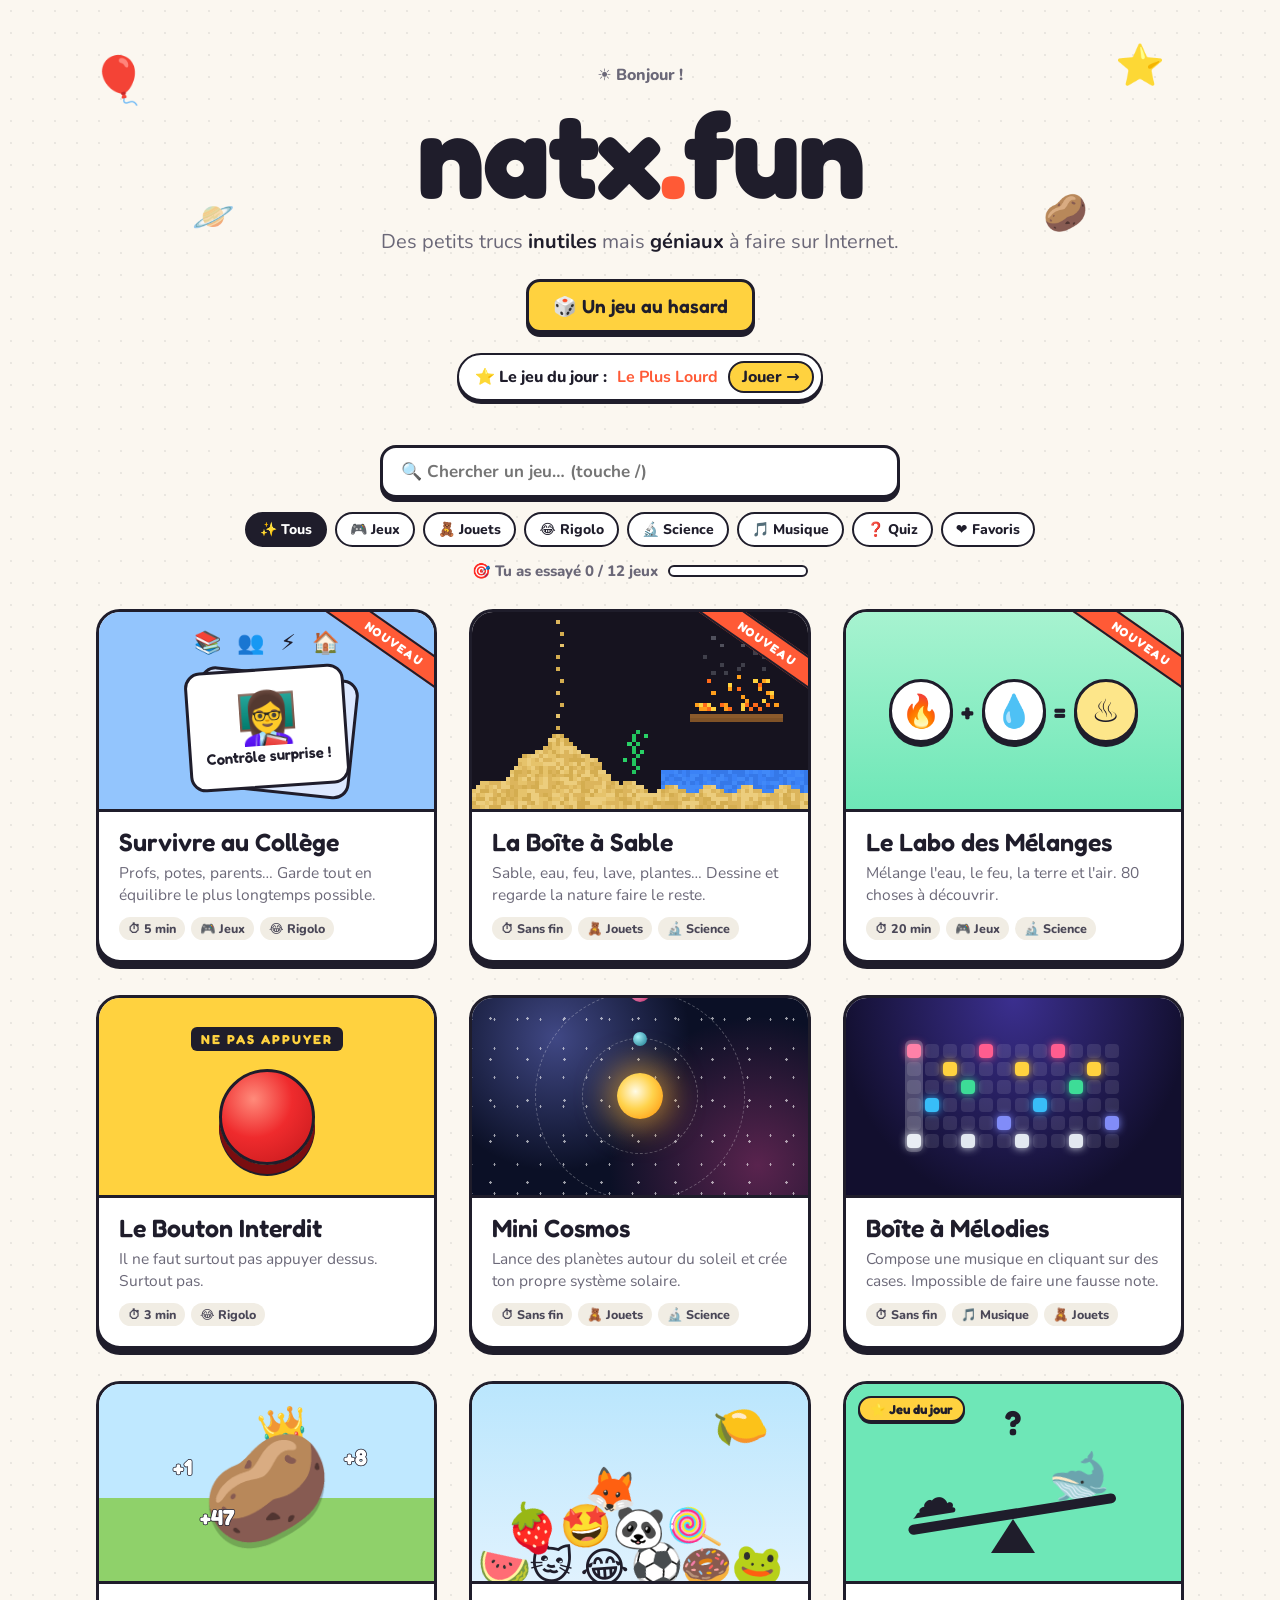
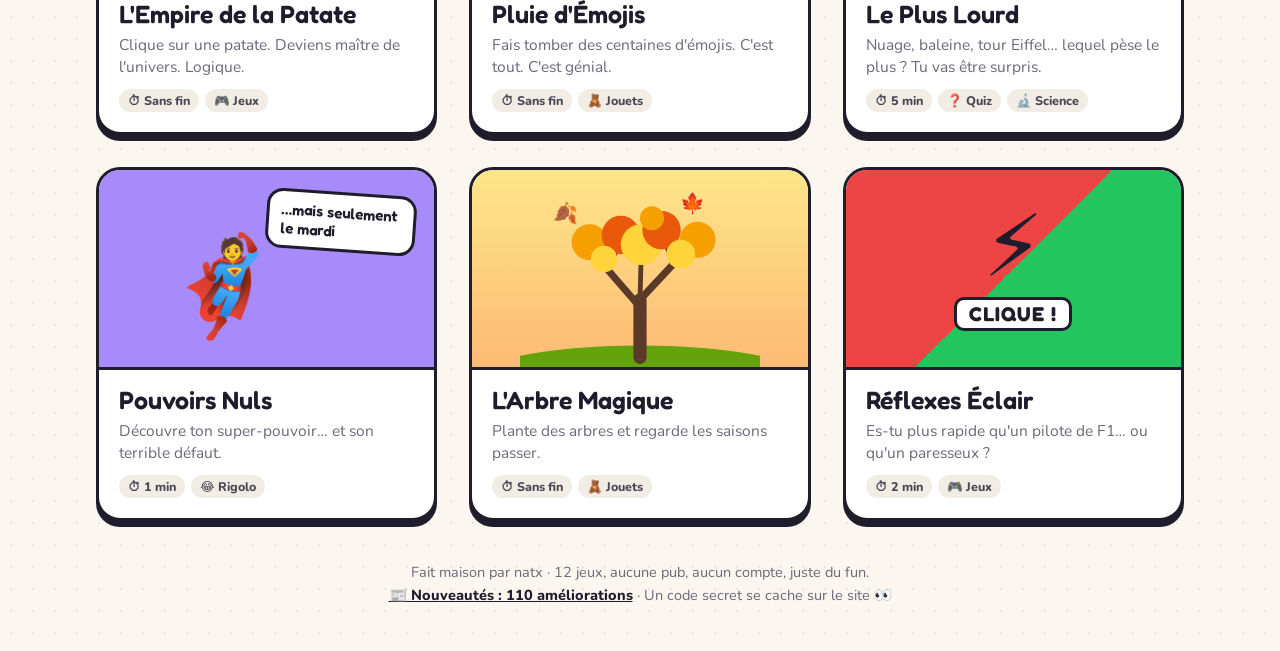
<file: index.html>
<!doctype html>
<html lang="fr">
<head>
<meta charset="utf-8">
<meta name="viewport" content="width=device-width, initial-scale=1">
<title>natx.fun</title>
<meta name="description" content="Des petits trucs inutiles mais géniaux à faire sur Internet.">
<meta property="og:title" content="natx.fun">
<meta property="og:description" content="12 petits jeux inutiles mais géniaux : survivre au collège, bac à sable, labo des mélanges, planètes, patates…">
<meta property="og:image" content="https://natxmans.github.io/natx-fun/og-image.png">
<meta property="og:url" content="https://natxmans.github.io/natx-fun/">
<meta name="twitter:card" content="summary_large_image">
<link rel="icon" href="icone.svg">
<link rel="stylesheet" href="commun.css?v=2">
<link rel="manifest" href="manifest.webmanifest">
<link rel="apple-touch-icon" href="icone-192.png">
<meta name="theme-color" content="#fbf7f0">
<script src="commun.js?v=2"></script>
<style>
  /* ---------- En-tête ---------- */
  header { position: relative; text-align: center; padding: 64px 16px 10px; overflow: hidden; }
  .logo {
    font-family: var(--titre); font-weight: 700; font-size: clamp(64px, 14vw, 120px);
    margin: 0; letter-spacing: -2px; line-height: 1; display: inline-flex; cursor: default;
  }
  .logo span { display: inline-block; animation: arrivee .7s cubic-bezier(.3, 1.6, .5, 1) both; animation-delay: calc(var(--i) * 60ms); }
  .logo:hover span { animation: rebond .6s calc(var(--i) * 45ms); }
  .logo .point { color: #ff5a36; }
  @keyframes arrivee { from { transform: translateY(50px) scale(.5); opacity: 0; } }
  @keyframes rebond { 40% { transform: translateY(-18px) rotate(-6deg); } }
  .slogan { color: var(--gris); font-size: clamp(17px, 2.4vw, 20px); margin: 14px 0 0; }
  .slogan b { color: var(--encre); }
  .haut { margin-top: 24px; display: flex; gap: 12px; justify-content: center; flex-wrap: wrap; }
  .btn.jaune { background: #ffd23f; font-size: 19px; padding: 12px 24px; }
  .deco { position: absolute; line-height: 1; pointer-events: none; animation: flotte 6s ease-in-out infinite; }
  @keyframes flotte { 50% { transform: translateY(-16px) rotate(10deg); } }
  .bonjour { font-weight: 800; color: var(--gris); margin: 0 0 8px; font-size: 16px; }
  .logo .point { cursor: pointer; transition: scale .15s; }
  .btn.installer { background: #3ddc97; }
  .btn.installer[hidden] { display: none; }
  .jour-banniere {
    display: inline-flex; align-items: center; gap: 10px; flex-wrap: wrap; justify-content: center; margin-top: 20px;
    background: #fff; border: 2px solid var(--encre); border-radius: 999px; padding: 6px 7px 6px 16px;
    font-weight: 800; box-shadow: 0 3px 0 var(--encre); text-decoration: none; color: var(--encre); transition: transform .12s;
  }
  .jour-banniere:hover { transform: translateY(-2px); }
  .jour-banniere b { color: #ff5a36; }
  .jour-banniere .go { background: #ffd23f; border: 2px solid var(--encre); border-radius: 999px; padding: 3px 12px; }

  /* ---------- Recherche, filtres, progression ---------- */
  .commandes { max-width: 1120px; margin: 34px auto 0; padding: 0 16px; display: flex; flex-direction: column; gap: 14px; align-items: center; }
  .recherche {
    width: min(520px, 100%); font: inherit; font-weight: 700; font-size: 17px; padding: 12px 18px; color: var(--encre);
    border: 3px solid var(--encre); border-radius: 16px; box-shadow: 0 4px 0 var(--encre); background: #fff; outline: none;
  }
  .recherche:focus { box-shadow: 0 4px 0 var(--encre), 0 0 0 4px #ffd23f; }
  .filtres { display: flex; flex-wrap: wrap; gap: 8px; justify-content: center; }
  .filtre {
    font-weight: 800; font-size: 14px; padding: 6px 13px; border-radius: 999px; cursor: pointer;
    border: 2px solid var(--encre); background: #fff; color: var(--encre); transition: transform .1s;
  }
  .filtre:hover { transform: translateY(-1px); }
  .filtre.actif { background: var(--encre); color: #fff; }
  .progression { display: flex; align-items: center; gap: 10px; flex-wrap: wrap; justify-content: center; font-weight: 800; color: var(--gris); font-size: 15px; margin: 0; }
  .progression .barre { width: 140px; height: 12px; border: 2px solid var(--encre); border-radius: 999px; background: #fff; overflow: hidden; }
  .progression .barre i { display: block; height: 100%; background: #3ddc97; }
  .vide { text-align: center; font-weight: 800; font-size: 18px; color: var(--gris); margin: 0 16px 70px; }
  .vide[hidden] { display: none; }

  /* ---------- Badges sur les cartes ---------- */
  .carte[hidden] { display: none; }
  .coeur {
    position: absolute; left: 10px; bottom: 10px; z-index: 3; width: 38px; height: 38px; border-radius: 50%; padding: 0;
    border: 2px solid var(--encre); background: #fff; font-size: 18px; cursor: pointer; display: grid; place-items: center;
    opacity: 0; transition: opacity .2s, transform .15s;
  }
  .carte:hover .coeur, .carte:focus-within .coeur, .coeur.oui { opacity: 1; }
  @media (hover: none) { .coeur { opacity: 1; } }
  .coeur:hover { transform: scale(1.15); }
  .joue { position: absolute; right: 10px; bottom: 10px; z-index: 3; background: #3ddc97; border: 2px solid var(--encre); border-radius: 999px; font-weight: 800; font-size: 12px; padding: 3px 9px; }
  .du-jour {
    position: absolute; top: 12px; left: 12px; z-index: 3; background: #ffd23f; border: 2px solid var(--encre); border-radius: 999px;
    font-family: var(--titre); font-weight: 700; font-size: 13px; padding: 3px 10px; box-shadow: 0 2px 0 var(--encre);
  }
  .tags { display: flex; gap: 6px; flex-wrap: wrap; margin-top: 10px; }
  .tags span { font-size: 12.5px; font-weight: 800; background: #f1ede4; border-radius: 999px; padding: 3px 9px; color: #4a4757; }
  footer a { font-weight: 800; color: var(--encre); }

  /* ---------- Grille de cartes ---------- */
  .grille {
    display: grid; grid-template-columns: repeat(auto-fill, minmax(290px, 1fr)); gap: 32px;
    max-width: 1120px; margin: 28px auto 40px; padding: 0 16px;
  }
  .carte {
    position: relative; display: block; text-decoration: none; color: var(--encre);
    background: #fff; border: 3px solid var(--encre); border-radius: 24px; overflow: hidden;
    box-shadow: 0 6px 0 var(--encre); transition: transform .2s ease-out, box-shadow .2s;
  }
  .carte:hover, .carte:focus-visible { box-shadow: 0 12px 0 var(--encre); }
  .carte:focus-visible { outline: 4px solid #ff5a36; outline-offset: 4px; transform: translateY(-6px); }
  .carte::after {
    content: ''; position: absolute; inset: 0; pointer-events: none; opacity: 0; transition: opacity .25s;
    background: radial-gradient(circle at var(--mx, 50%) var(--my, 0%), rgba(255, 255, 255, .5), transparent 45%);
  }
  .carte:hover::after { opacity: 1; }
  .vignette {
    height: 200px; position: relative; border-bottom: 3px solid var(--encre); overflow: hidden;
    display: flex; flex-direction: column; align-items: center; justify-content: center;
  }
  .infos { padding: 15px 20px 20px; }
  .infos h2 { font-family: var(--titre); font-weight: 600; font-size: 25px; margin: 0 0 5px; }
  .infos p { margin: 0; color: var(--gris); font-size: 15.5px; line-height: 1.45; }
  .nouveau {
    position: absolute; top: 18px; right: -38px; z-index: 2; transform: rotate(35deg);
    background: #ff5a36; color: #fff; font-family: var(--titre); font-weight: 700; font-size: 12px; letter-spacing: 1.5px;
    padding: 4px 44px; border-block: 2px solid var(--encre);
  }

  /* Survivre au collège */
  .v-college { background: #93c5fd; }
  .mini-jauges { position: absolute; top: 16px; display: flex; gap: 16px; font-size: 22px; }
  .pile { position: relative; width: 160px; height: 120px; margin-top: 34px; }
  .fiche {
    position: absolute; inset: 0; background: #fff; border: 3px solid var(--encre); border-radius: 16px;
    display: flex; flex-direction: column; align-items: center; justify-content: center; gap: 4px;
    font-family: var(--titre); font-weight: 600; font-size: 15px; transition: transform .35s;
  }
  .fiche span { font-size: 50px; line-height: 1; }
  .fiche.dessous { background: #dbe8ff; transform: rotate(6deg) translate(8px, 4px); }
  .fiche.dessus { transform: rotate(-4deg); }
  .carte:hover .fiche.dessus { transform: rotate(-18deg) translateX(-40px); }

  /* La boîte à sable */
  .v-sable { background: #16131f; }
  .v-sable canvas { position: absolute; inset: 0; width: 100%; height: 100%; image-rendering: pixelated; }

  /* Le labo des mélanges */
  .v-labo { background: linear-gradient(#a7f3d0, #6ee7b7); }
  .equation { display: flex; align-items: center; gap: 8px; font-family: var(--titre); font-weight: 700; font-size: 26px; position: relative; }
  .rond {
    width: 64px; height: 64px; border-radius: 50%; background: #fff; border: 3px solid var(--encre);
    display: grid; place-items: center; font-size: 32px; box-shadow: 0 4px 0 var(--encre);
  }
  .rond.res { background: #fde68a; animation: pulse 1.6s ease-in-out infinite; }
  .carte:hover .rond.res { animation-duration: .5s; }
  @keyframes pulse { 50% { transform: scale(1.12); } }
  .bul { position: absolute; bottom: -20px; width: 14px; height: 14px; border-radius: 50%; border: 2px solid rgba(31, 29, 43, .3); animation: bulle 4.5s linear infinite; }
  @keyframes bulle { to { transform: translateY(-250px); } }

  /* 1. Bouton interdit */
  .v-bouton { background: #ffd23f; gap: 18px; }
  .etiquette { font-family: var(--titre); font-weight: 700; font-size: 13px; letter-spacing: 2px; background: var(--encre); color: #ffd23f; padding: 4px 10px; border-radius: 6px; }
  .mini-bouton {
    width: 96px; height: 96px; border-radius: 50%; border: 3px solid var(--encre);
    background: radial-gradient(circle at 35% 30%, #ff8b7b 0, #ef2b2d 45%, #c2181b 100%);
    box-shadow: 0 9px 0 #7a0d10, 0 11px 0 var(--encre); transition: transform .1s, box-shadow .1s;
  }
  .carte:hover .mini-bouton { transform: translateY(6px); box-shadow: 0 3px 0 #7a0d10, 0 5px 0 var(--encre); }

  /* 2. Mini cosmos */
  .v-cosmos {
    background: radial-gradient(circle at 25% 20%, rgba(129, 140, 248, .45), transparent 45%),
                radial-gradient(circle at 85% 85%, rgba(236, 72, 153, .35), transparent 45%), #0b1026;
  }
  .v-cosmos::before {
    content: ''; position: absolute; inset: 0; opacity: .6;
    background-image: radial-gradient(#fff 1px, transparent 1.4px), radial-gradient(#fff .8px, transparent 1.2px);
    background-size: 37px 41px, 23px 29px; background-position: 0 0, 11px 7px;
  }
  .soleil {
    width: 46px; height: 46px; border-radius: 50%; position: relative; z-index: 1;
    background: radial-gradient(circle at 40% 40%, #fffbe6, #ffd34d 45%, #ff8a00);
    box-shadow: 0 0 30px 10px rgba(255, 180, 50, .55);
  }
  .orbite { position: absolute; left: 50%; top: 50%; border: 1.5px dashed rgba(255, 255, 255, .28); border-radius: 50%; animation: tourne linear infinite; }
  .o1 { width: 116px; height: 116px; margin: -58px 0 0 -58px; animation-duration: 6s; }
  .o2 { width: 210px; height: 210px; margin: -105px 0 0 -105px; animation-duration: 12s; }
  .carte:hover .orbite { animation-duration: 2s; }
  .carte:hover .o2 { animation-duration: 4s; }
  .astre { position: absolute; left: 50%; border-radius: 50%; }
  .o1 .astre { width: 14px; height: 14px; top: -7px; margin-left: -7px; background: radial-gradient(circle at 35% 35%, #a5f3fc, #0e7490); }
  .o2 .astre { width: 20px; height: 20px; top: -10px; margin-left: -10px; background: radial-gradient(circle at 35% 35%, #fbcfe8, #be185d); }
  .o2 .astre::after { content: ''; position: absolute; left: -9px; right: -9px; top: 7px; height: 5px; border: 2px solid rgba(255, 240, 210, .8); border-radius: 50%; }
  @keyframes tourne { to { transform: rotate(360deg); } }

  /* 3. Boîte à mélodies */
  .v-melodie { background: radial-gradient(ellipse at 50% 0%, #3b2f8f, #120f2e 75%); }
  .mini-grille { display: grid; grid-template-columns: repeat(12, 14px); gap: 4px; }
  .mini-grille i { width: 14px; height: 14px; border-radius: 4px; background: rgba(255, 255, 255, .1); }
  .mini-grille i.on { background: var(--c); box-shadow: 0 0 9px var(--c); }
  .tete {
    position: absolute; top: 50%; left: 50%; width: 18px; height: 112px; margin: -56px 0 0 -108px;
    background: rgba(255, 255, 255, .22); border-radius: 6px; animation: balaye 3s steps(12) infinite;
  }
  @keyframes balaye { to { transform: translateX(216px); } }

  /* 4. Empire de la patate */
  .v-patate { background: linear-gradient(#bfe8ff 0 58%, #8fd16a 58%); }
  .grosse-patate { font-size: 104px; line-height: 1; filter: drop-shadow(0 6px 0 rgba(0, 0, 0, .2)); transition: transform .15s; margin-top: 14px; }
  .carte:hover .grosse-patate { transform: scale(1.1) rotate(-6deg); }
  .couronne { position: absolute; top: 18px; font-size: 40px; transform: rotate(-12deg); margin-left: 34px; }
  .plus1 {
    position: absolute; font-family: var(--titre); font-weight: 700; font-size: 22px; color: #fff;
    -webkit-text-stroke: 1.5px var(--encre); paint-order: stroke fill; animation: monte 2.4s ease-out infinite;
  }
  @keyframes monte { 0% { transform: translateY(20px); opacity: 0; } 20% { opacity: 1; } 100% { transform: translateY(-50px); opacity: 0; } }

  /* 5. Pluie d'émojis */
  .v-emojis { background: linear-gradient(#bae6fd, #e0f2fe); }
  .v-emojis span { position: absolute; font-size: 42px; line-height: 1; transform: rotate(var(--r, 0deg)); }
  .carte:hover .v-emojis span { animation: saut .55s var(--d, 0s); }
  @keyframes saut { 40% { translate: 0 -26px; } }

  /* 6. Le plus lourd */
  .v-poids { background: #6ee7b7; justify-content: flex-end; padding-bottom: 28px; }
  .balance { position: relative; width: 210px; height: 64px; transform: rotate(-9deg); transform-origin: 50% 100%; transition: transform .45s cubic-bezier(.3, 1.6, .5, 1); }
  .carte:hover .balance { transform: rotate(9deg); }
  .planche { position: absolute; left: 0; right: 0; bottom: 0; height: 10px; background: var(--encre); border-radius: 6px; }
  .balance span { position: absolute; bottom: 8px; font-size: 48px; line-height: 1; }
  .balance .g { left: 4px; }
  .balance .d { right: 4px; }
  .pivot { width: 0; height: 0; border-left: 22px solid transparent; border-right: 22px solid transparent; border-bottom: 34px solid var(--encre); }
  .question { position: absolute; top: 18px; font-family: var(--titre); font-weight: 700; font-size: 34px; }

  /* 7. Pouvoirs nuls */
  .v-pouvoirs { background: #a78bfa; }
  .heros { font-size: 96px; line-height: 1; transform: translate(-44px, 20px); transition: transform .3s; }
  .carte:hover .heros { transform: translate(-44px, 6px) rotate(-6deg); }
  .bulle {
    position: absolute; top: 22px; right: 18px; max-width: 150px; background: #fff; border: 3px solid var(--encre);
    border-radius: 16px; padding: 8px 12px; font-family: var(--titre); font-weight: 600; font-size: 15px; transform: rotate(4deg);
  }

  /* 8. Arbre magique */
  .v-arbre { background: linear-gradient(#fde68a, #fdba74); }
  .v-arbre svg { position: absolute; bottom: 0; width: 240px; height: auto; }
  .v-arbre .feuillage { transform-origin: 100px 150px; transition: transform .5s; }
  .carte:hover .v-arbre .feuillage { transform: rotate(3deg); }
  .feuille { position: absolute; font-size: 20px; animation: tombe 4s linear infinite; }
  @keyframes tombe { from { transform: translate(0, -20px) rotate(0); opacity: 0; } 15% { opacity: 1; } to { transform: translate(40px, 150px) rotate(300deg); opacity: 0; } }

  /* 9. Réflexes */
  .v-reflexe { background: linear-gradient(135deg, #ef4444 50%, #22c55e 50%); }
  .eclair { font-size: 86px; line-height: 1; transition: transform .2s; }
  .carte:hover .eclair { transform: scale(1.15) rotate(-8deg); }
  .clique { font-family: var(--titre); font-weight: 700; font-size: 20px; letter-spacing: 1px; background: #fff; border: 3px solid var(--encre); border-radius: 10px; padding: 2px 12px; margin-top: 6px; }

  footer { text-align: center; color: var(--gris); padding: 0 16px 44px; font-size: 14.5px; line-height: 1.6; }

  @media (max-width: 760px) { .deco { display: none; } }
  @media (prefers-reduced-motion: reduce) {
    *, *::before, *::after { animation: none !important; transition: none !important; }
  }
</style>
</head>
<body>

<header>
  <span class="deco" style="left:7%;top:58px;font-size:46px">🎈</span>
  <span class="deco" style="right:9%;top:46px;font-size:40px;animation-delay:-2s">⭐</span>
  <span class="deco" style="left:15%;top:200px;font-size:34px;animation-delay:-4s">🪐</span>
  <span class="deco" style="right:15%;top:196px;font-size:36px;animation-delay:-1s">🥔</span>
  <p class="bonjour" id="bonjour"></p>
  <h1 class="logo" aria-label="natx.fun">
    <span style="--i:0">n</span><span style="--i:1">a</span><span style="--i:2">t</span><span style="--i:3">x</span><span class="point" style="--i:4">.</span><span style="--i:5">f</span><span style="--i:6">u</span><span style="--i:7">n</span>
  </h1>
  <p class="slogan">Des petits trucs <b>inutiles</b> mais <b>géniaux</b> à faire sur Internet.</p>
  <div class="haut">
    <button class="btn jaune" id="hasard">🎲 Un jeu au hasard</button>
    <button class="btn installer" id="installer" hidden>📲 Installer l'appli</button>
  </div>
  <a class="jour-banniere" id="jour-banniere" href="index.html"></a>
</header>

<section class="commandes">
  <input class="recherche" id="recherche" type="search" placeholder="🔍 Chercher un jeu… (touche /)" aria-label="Chercher un jeu" autocomplete="off">
  <div class="filtres" id="filtres"></div>
  <p class="progression" id="progression"></p>
</section>

<main class="grille" id="grille">

  <a class="carte" href="college.html">
    <div class="vignette v-college">
      <span class="nouveau">NOUVEAU</span>
      <div class="mini-jauges"><span>📚</span><span>👥</span><span>⚡</span><span>🏠</span></div>
      <div class="pile">
        <div class="fiche dessous"></div>
        <div class="fiche dessus"><span>👩‍🏫</span>Contrôle surprise !</div>
      </div>
    </div>
    <div class="infos">
      <h2>Survivre au Collège</h2>
      <p>Profs, potes, parents… Garde tout en équilibre le plus longtemps possible.</p>
    </div>
  </a>

  <a class="carte" href="sable.html">
    <div class="vignette v-sable">
      <span class="nouveau">NOUVEAU</span>
      <canvas id="mini-sable" width="80" height="50"></canvas>
    </div>
    <div class="infos">
      <h2>La Boîte à Sable</h2>
      <p>Sable, eau, feu, lave, plantes… Dessine et regarde la nature faire le reste.</p>
    </div>
  </a>

  <a class="carte" href="labo.html">
    <div class="vignette v-labo">
      <span class="nouveau">NOUVEAU</span>
      <i class="bul" style="left:12%"></i>
      <i class="bul" style="left:80%;animation-delay:-1.5s"></i>
      <i class="bul" style="left:48%;animation-delay:-3s;width:10px;height:10px"></i>
      <div class="equation"><span class="rond">🔥</span>+<span class="rond">💧</span>=<span class="rond res">♨️</span></div>
    </div>
    <div class="infos">
      <h2>Le Labo des Mélanges</h2>
      <p>Mélange l'eau, le feu, la terre et l'air. 80 choses à découvrir.</p>
    </div>
  </a>

  <a class="carte" href="bouton.html">
    <div class="vignette v-bouton">
      <span class="etiquette">NE PAS APPUYER</span>
      <span class="mini-bouton"></span>
    </div>
    <div class="infos">
      <h2>Le Bouton Interdit</h2>
      <p>Il ne faut surtout pas appuyer dessus. Surtout pas.</p>
    </div>
  </a>

  <a class="carte" href="cosmos.html">
    <div class="vignette v-cosmos">
      <i class="orbite o2"><b class="astre"></b></i>
      <i class="orbite o1"><b class="astre"></b></i>
      <i class="soleil"></i>
    </div>
    <div class="infos">
      <h2>Mini Cosmos</h2>
      <p>Lance des planètes autour du soleil et crée ton propre système solaire.</p>
    </div>
  </a>

  <a class="carte" href="melodie.html">
    <div class="vignette v-melodie">
      <div class="mini-grille" id="mini-grille"></div>
      <i class="tete"></i>
    </div>
    <div class="infos">
      <h2>Boîte à Mélodies</h2>
      <p>Compose une musique en cliquant sur des cases. Impossible de faire une fausse note.</p>
    </div>
  </a>

  <a class="carte" href="patate.html">
    <div class="vignette v-patate">
      <span class="couronne">👑</span>
      <span class="grosse-patate">🥔</span>
      <span class="plus1" style="left:22%;top:70px">+1</span>
      <span class="plus1" style="right:20%;top:60px;animation-delay:-.8s">+8</span>
      <span class="plus1" style="left:30%;top:120px;animation-delay:-1.6s">+47</span>
    </div>
    <div class="infos">
      <h2>L'Empire de la Patate</h2>
      <p>Clique sur une patate. Deviens maître de l'univers. Logique.</p>
    </div>
  </a>

  <a class="carte" href="emojis.html">
    <div class="vignette v-emojis">
      <span style="left:2%;bottom:-8px;--r:-12deg">🍉</span>
      <span style="left:17%;bottom:-6px;--r:8deg;--d:.05s">🐱</span>
      <span style="left:32%;bottom:-9px;--r:-4deg;--d:.1s">😂</span>
      <span style="left:47%;bottom:-6px;--r:14deg;--d:.15s">⚽</span>
      <span style="left:62%;bottom:-8px;--r:-10deg;--d:.2s">🍩</span>
      <span style="left:77%;bottom:-7px;--r:6deg;--d:.25s">🐸</span>
      <span style="left:10%;bottom:30px;--r:18deg;--d:.08s">🍓</span>
      <span style="left:26%;bottom:32px;--r:-8deg;--d:.12s">🤩</span>
      <span style="left:42%;bottom:31px;--r:4deg;--d:.18s">🐼</span>
      <span style="left:58%;bottom:30px;--r:-16deg;--d:.22s">🍭</span>
      <span style="left:34%;bottom:68px;--r:10deg;--d:.16s">🦊</span>
      <span style="left:72%;top:22px;--r:-20deg;--d:.3s">🍋</span>
    </div>
    <div class="infos">
      <h2>Pluie d'Émojis</h2>
      <p>Fais tomber des centaines d'émojis. C'est tout. C'est génial.</p>
    </div>
  </a>

  <a class="carte" href="poids.html">
    <div class="vignette v-poids">
      <span class="question">?</span>
      <div class="balance"><span class="g">☁️</span><span class="d">🐋</span><i class="planche"></i></div>
      <i class="pivot"></i>
    </div>
    <div class="infos">
      <h2>Le Plus Lourd</h2>
      <p>Nuage, baleine, tour Eiffel… lequel pèse le plus ? Tu vas être surpris.</p>
    </div>
  </a>

  <a class="carte" href="pouvoirs.html">
    <div class="vignette v-pouvoirs">
      <span class="heros">🦸</span>
      <span class="bulle">…mais seulement le mardi</span>
    </div>
    <div class="infos">
      <h2>Pouvoirs Nuls</h2>
      <p>Découvre ton super-pouvoir… et son terrible défaut.</p>
    </div>
  </a>

  <a class="carte" href="arbre.html">
    <div class="vignette v-arbre">
      <span class="feuille" style="left:24%;top:30px">🍂</span>
      <span class="feuille" style="left:62%;top:20px;animation-delay:-2s">🍁</span>
      <svg viewBox="0 0 200 160" aria-hidden="true">
        <ellipse cx="100" cy="176" rx="150" ry="34" fill="#65a30d" />
        <g stroke="#5b3a29" stroke-linecap="round" fill="none">
          <path d="M100 152 L100 104" stroke-width="11" />
          <path d="M100 110 L74 80" stroke-width="6" />
          <path d="M100 104 L128 74" stroke-width="6" />
          <path d="M74 80 L58 58 M74 80 L84 54" stroke-width="3.5" />
          <path d="M128 74 L118 50 M128 74 L148 56" stroke-width="3.5" />
          <path d="M100 104 L101 66" stroke-width="4" />
        </g>
        <g class="feuillage">
          <circle cx="58" cy="56" r="15" fill="#f59f00" />
          <circle cx="84" cy="50" r="16" fill="#e8590c" />
          <circle cx="101" cy="58" r="17" fill="#ffd43b" />
          <circle cx="118" cy="46" r="16" fill="#e8590c" />
          <circle cx="148" cy="54" r="15" fill="#f59f00" />
          <circle cx="70" cy="70" r="11" fill="#ffd43b" />
          <circle cx="134" cy="66" r="12" fill="#ffd43b" />
          <circle cx="110" cy="36" r="10" fill="#f59f00" />
        </g>
      </svg>
    </div>
    <div class="infos">
      <h2>L'Arbre Magique</h2>
      <p>Plante des arbres et regarde les saisons passer.</p>
    </div>
  </a>

  <a class="carte" href="reflexe.html">
    <div class="vignette v-reflexe">
      <span class="eclair">⚡</span>
      <span class="clique">CLIQUE !</span>
    </div>
    <div class="infos">
      <h2>Réflexes Éclair</h2>
      <p>Es-tu plus rapide qu'un pilote de F1… ou qu'un paresseux ?</p>
    </div>
  </a>

</main>
<p class="vide" id="vide" hidden></p>

<footer>
  Fait maison par natx · 12 jeux, aucune pub, aucun compte, juste du fun.<br>
  <a href="nouveautes.html">📰 Nouveautés : 110 améliorations</a> · Un code secret se cache sur le site 👀
</footer>

<script>
// Petite grille animée de la carte « Boîte à Mélodies »
const lignes = ['100010001000', '001000100010', '000100000100', '010000010000', '000001000001', '100100100100'];
const couleurs = ['#ff5d8f', '#ffd23f', '#3ddc97', '#38bdf8', '#818cf8', '#e2e8f0'];
const mg = document.getElementById('mini-grille');
lignes.forEach((l, r) => [...l].forEach(b => {
  const i = document.createElement('i');
  if (b === '1') { i.className = 'on'; i.style.setProperty('--c', couleurs[r]); }
  mg.appendChild(i);
}));

// Petite scène en pixels de la carte « Boîte à Sable »
(function () {
  const g = document.getElementById('mini-sable').getContext('2d');
  const pixel = (x, y, c) => { g.fillStyle = c; g.fillRect(x, y, 1, 1); };
  const hasard = l => l[Math.floor(Math.random() * l.length)];
  const sable = ['#e6c36b', '#dcb55c', '#eccd7d', '#d4ad50'], eau = ['#3b82f6', '#4189f8', '#3578e8'];
  for (let x = 0; x < 80; x++) {
    const h = Math.round(5 + 13 * Math.exp(-(((x - 20) / 11) ** 2)) + Math.sin(x * .7));
    for (let y = 50 - h; y < 50; y++) pixel(x, y, hasard(sable));
    if (x > 44) for (let y = 40; y < 50 - h; y++) pixel(x, y, hasard(eau));
  }
  for (let x = 52; x < 74; x++) { pixel(x, 26, '#8b5a2b'); pixel(x, 27, '#7f5227'); }
  for (let k = 0; k < 40; k++) pixel(53 + Math.random() * 20 | 0, 25 - Math.random() * Math.random() * 9 | 0, hasard(['#ffd23f', '#ff9f1c', '#ff6b1a']));
  for (let k = 0; k < 14; k++) pixel(55 + Math.random() * 16 | 0, 6 + Math.random() * 10 | 0, hasard(['#3f3f4a', '#50505c']));
  for (let y = 2; y < 30; y += 3) pixel(20 + (Math.random() * 2 | 0), y, hasard(sable));
  for (let y = 30; y < 41; y++) pixel(38 + (y % 3 === 0 ? 1 : 0), y, '#22c55e');
  [[37, 33], [40, 35], [36, 37], [41, 31]].forEach(([x, y]) => pixel(x, y, '#29d166'));
})();

// Les cartes penchent vers la souris
document.querySelectorAll('.carte').forEach(c => {
  c.addEventListener('pointermove', e => {
    if (e.pointerType !== 'mouse') return;
    const r = c.getBoundingClientRect();
    const x = (e.clientX - r.left) / r.width, y = (e.clientY - r.top) / r.height;
    c.style.transform = `perspective(800px) rotateX(${(.5 - y) * 8}deg) rotateY(${(x - .5) * 10}deg) translateY(-6px)`;
    c.style.setProperty('--mx', x * 100 + '%');
    c.style.setProperty('--my', y * 100 + '%');
  });
  c.addEventListener('pointerleave', () => c.style.transform = '');
});

/* ---------- Infos, favoris, badges ---------- */
// [durée, catégories…]
const INFOS = {
  college: ['5 min', 'jeu', 'rigolo'], sable: ['∞', 'jouet', 'science'], labo: ['20 min', 'jeu', 'science'],
  bouton: ['3 min', 'rigolo'], cosmos: ['∞', 'jouet', 'science'], melodie: ['∞', 'musique', 'jouet'],
  patate: ['∞', 'jeu'], emojis: ['∞', 'jouet'], poids: ['5 min', 'quiz', 'science'],
  pouvoirs: ['1 min', 'rigolo'], arbre: ['∞', 'jouet'], reflexe: ['2 min', 'jeu'],
};
const CATEGORIES = { tous: '✨ Tous', jeu: '🎮 Jeux', jouet: '🧸 Jouets', rigolo: '😂 Rigolo', science: '🔬 Science', musique: '🎵 Musique', quiz: '❓ Quiz', favoris: '❤️ Favoris' };
const grille = document.getElementById('grille');
const cartes = [...grille.querySelectorAll('.carte')];
const visites = natx.lire('natx-visites', {});
let favoris = natx.lire('natx-favoris', []), categorie = 'tous';

cartes.forEach(c => {
  const id = c.getAttribute('href').replace('.html', '');
  const [duree, ...cats] = INFOS[id];
  c.dataset.id = id;
  c.dataset.cats = cats.join(' ');
  const tags = document.createElement('div');
  tags.className = 'tags';
  tags.innerHTML = `<span>⏱ ${duree === '∞' ? 'Sans fin' : duree}</span>` + cats.map(k => `<span>${CATEGORIES[k]}</span>`).join('');
  c.querySelector('.infos').appendChild(tags);
  const vignette = c.querySelector('.vignette');
  if (visites[id]) vignette.insertAdjacentHTML('beforeend', '<span class="joue">✓ Joué</span>');
  const coeur = document.createElement('button');
  coeur.className = 'coeur';
  coeur.type = 'button';
  const majCoeur = () => {
    const oui = favoris.includes(id);
    coeur.textContent = oui ? '❤️' : '🤍';
    coeur.classList.toggle('oui', oui);
    coeur.setAttribute('aria-label', oui ? 'Retirer des favoris' : 'Ajouter aux favoris');
  };
  majCoeur();
  coeur.addEventListener('click', e => {
    e.preventDefault();
    e.stopPropagation();
    favoris = favoris.includes(id) ? favoris.filter(x => x !== id) : [...favoris, id];
    natx.ecrire('natx-favoris', favoris);
    majCoeur();
    natx.son('pop');
    natx.toast(favoris.includes(id) ? '❤️ Ajouté à tes favoris' : 'Retiré de tes favoris');
    ranger();
    filtrer();
  });
  vignette.appendChild(coeur);
});

// Les favoris passent en premier, sans changer l'ordre du reste
function ranger() {
  [...cartes].sort((a, b) => (favoris.includes(b.dataset.id) - favoris.includes(a.dataset.id)) || (cartes.indexOf(a) - cartes.indexOf(b)))
    .forEach(c => grille.appendChild(c));
}
ranger();

/* ---------- Recherche et filtres ---------- */
const recherche = document.getElementById('recherche');
const filtresEl = document.getElementById('filtres');
const simplifier = s => s.normalize('NFD').replace(/[̀-ͯ]/g, '').toLowerCase();
for (const [k, nom] of Object.entries(CATEGORIES)) {
  const b = document.createElement('button');
  b.className = 'filtre' + (k === categorie ? ' actif' : '');
  b.textContent = nom;
  b.addEventListener('click', () => {
    categorie = k;
    filtresEl.querySelectorAll('.filtre').forEach(x => x.classList.toggle('actif', x === b));
    filtrer();
  });
  filtresEl.appendChild(b);
}
function filtrer() {
  const q = simplifier(recherche.value.trim());
  let n = 0;
  cartes.forEach(c => {
    const okCategorie = categorie === 'tous' || (categorie === 'favoris' ? favoris.includes(c.dataset.id) : c.dataset.cats.includes(categorie));
    c.hidden = !(okCategorie && (!q || simplifier(c.textContent).includes(q)));
    if (!c.hidden) n++;
  });
  const vide = document.getElementById('vide');
  vide.hidden = n > 0;
  vide.textContent = categorie === 'favoris' && !q
    ? 'Pas encore de favoris : clique sur 🤍 sur un jeu que tu aimes !'
    : 'Aucun jeu ne correspond 😢 Essaie un autre mot !';
}
recherche.addEventListener('input', filtrer);
addEventListener('keydown', e => {
  if (e.key === '/' && document.activeElement !== recherche) { e.preventDefault(); recherche.focus(); }
  if (e.key === 'Escape' && document.activeElement === recherche) { recherche.value = ''; filtrer(); recherche.blur(); }
});

/* ---------- Progression, jeu du jour, bonjour ---------- */
const essayes = cartes.filter(c => visites[c.dataset.id]).length;
document.getElementById('progression').innerHTML = essayes === cartes.length
  ? `🏆 Tu as essayé les ${cartes.length} jeux. Champion !`
  : `🎯 Tu as essayé ${essayes} / ${cartes.length} jeux <span class="barre"><i style="width:${essayes / cartes.length * 100}%"></i></span>`;

const jour = Math.floor((Date.now() - new Date().getTimezoneOffset() * 60000) / 86400000);
const duJour = cartes[jour % cartes.length];
duJour.querySelector('.vignette').insertAdjacentHTML('beforeend', '<span class="du-jour">⭐ Jeu du jour</span>');
const banniere = document.getElementById('jour-banniere');
banniere.href = duJour.getAttribute('href');
banniere.innerHTML = `⭐ Le jeu du jour : <b>${duJour.querySelector('h2').textContent}</b> <span class="go">Jouer →</span>`;

const heure = new Date().getHours();
document.getElementById('bonjour').textContent =
  heure < 5 ? '🌙 Tu devrais dormir… mais bon, un petit jeu ?' :
  heure < 11 ? '☀️ Bonjour !' :
  heure < 14 ? '🍽️ Bon appétit !' :
  heure < 18 ? '👋 Bon après-midi !' :
  heure < 22 ? '🌆 Bonsoir !' : '🦉 Encore debout ?';

/* ---------- Boutons ---------- */
document.getElementById('hasard').addEventListener('click', () => {
  const pasEssayes = cartes.filter(c => !visites[c.dataset.id]);
  const liste = pasEssayes.length ? pasEssayes : cartes;
  location.href = liste[Math.floor(Math.random() * liste.length)].getAttribute('href');
});

// Le point du logo cache un secret
let clicsPoint = 0;
const point = document.querySelector('.logo .point');
point.addEventListener('click', () => {
  clicsPoint++;
  natx.bip(300 + clicsPoint * 70, .08, 'square', .06);
  point.style.scale = 1 + clicsPoint * .12;
  if (clicsPoint >= 10) {
    clicsPoint = 0;
    point.style.scale = '';
    natx.confettis();
    natx.son('tada');
    natx.toast('🎉 Tu as trouvé le point secret !');
  }
});

let invitation = null;
const installer = document.getElementById('installer');
addEventListener('beforeinstallprompt', e => { e.preventDefault(); invitation = e; installer.hidden = false; });
installer.addEventListener('click', async () => {
  if (!invitation) return;
  invitation.prompt();
  await invitation.userChoice;
  invitation = null;
  installer.hidden = true;
});
</script>
</body>
</html>
</file>
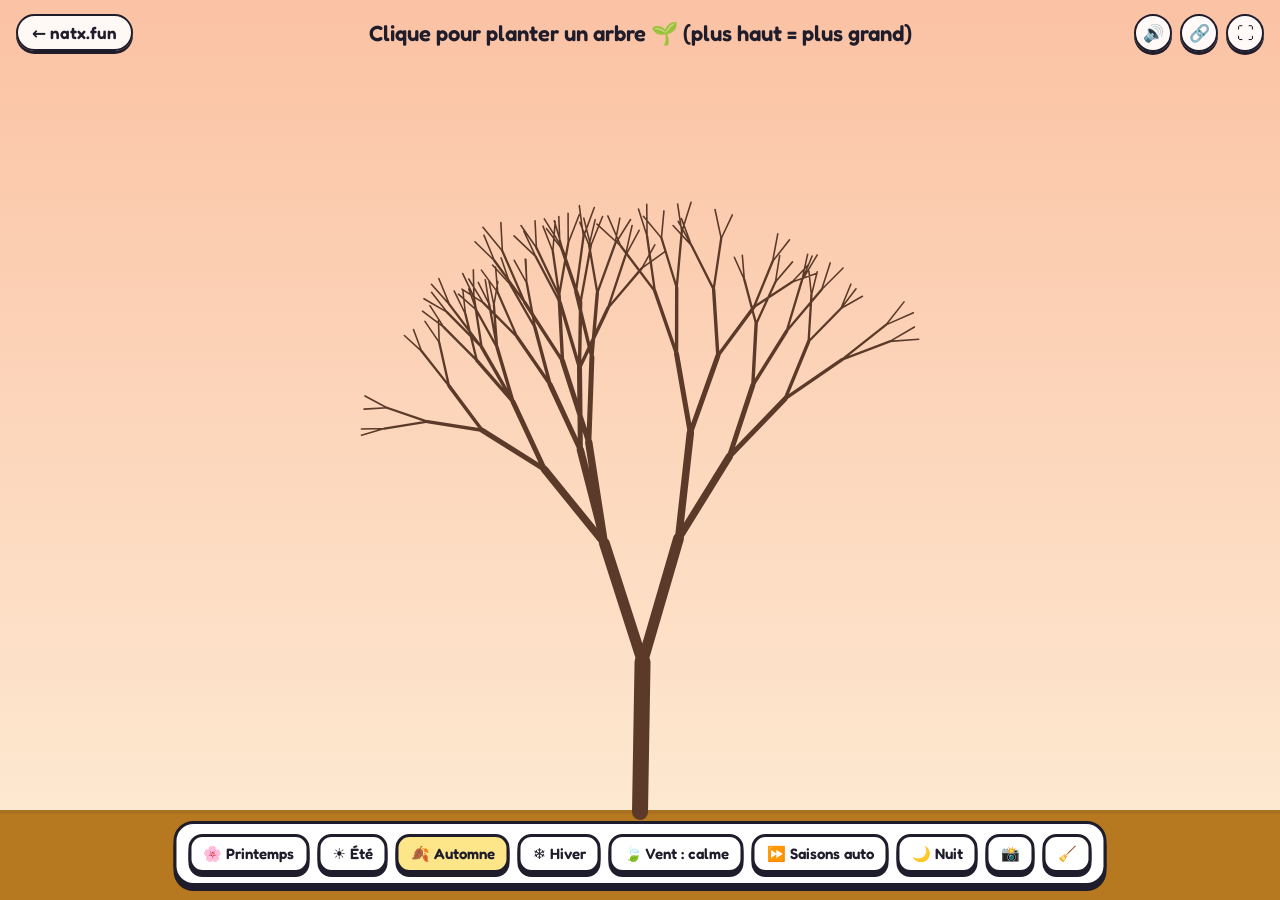
<file: arbre.html>
<!doctype html>
<html lang="fr">
<head>
<meta charset="utf-8">
<meta name="viewport" content="width=device-width, initial-scale=1">
<title>L'Arbre Magique · natx.fun</title>
<link rel="icon" href="data:image/svg+xml,<svg xmlns='http://www.w3.org/2000/svg' viewBox='0 0 100 100'><text y='.9em' font-size='90'>🌳</text></svg>">
<link rel="stylesheet" href="commun.css?v=2">
<link rel="manifest" href="manifest.webmanifest">
<link rel="apple-touch-icon" href="icone-192.png">
<meta name="theme-color" content="#fbf7f0">
<script src="commun.js?v=2"></script>
<style>
  html, body { height: 100%; overflow: hidden; }
  body { touch-action: none; user-select: none; }
  canvas { position: fixed; inset: 0; width: 100%; height: 100%; cursor: pointer; }
  .astuce {
    position: fixed; top: 20px; left: 0; right: 0; text-align: center; margin: 0; padding: 0 170px;
    font-family: var(--titre); font-weight: 600; font-size: clamp(16px, 3vw, 22px); pointer-events: none;
  }
  .barre {
    position: fixed; left: 50%; bottom: 14px; transform: translateX(-50%);
    width: max-content; max-width: calc(100% - 24px);
    display: flex; flex-wrap: wrap; gap: 8px; justify-content: center;
    background: #fff; border: 3px solid var(--encre); border-radius: 20px; box-shadow: 0 5px 0 var(--encre); padding: 10px 12px;
  }
  .barre .btn { font-size: 15px; padding: 7px 12px; }
  .barre .btn.actif { background: #fde68a; }
  @media (max-width: 600px) { .astuce { padding: 0 16px; top: 64px; } }
</style>
</head>
<body>

<a class="retour" href="index.html">← natx.fun</a>
<canvas id="toile"></canvas>
<p class="astuce">Clique pour planter un arbre 🌱 (plus haut = plus grand)</p>
<nav class="barre">
  <button class="btn saison" data-s="printemps">🌸 Printemps</button>
  <button class="btn saison" data-s="ete">☀️ Été</button>
  <button class="btn saison actif" data-s="automne">🍂 Automne</button>
  <button class="btn saison" data-s="hiver">❄️ Hiver</button>
  <button class="btn" id="vent">🍃 Vent : calme</button>
  <button class="btn" id="auto">⏩ Saisons auto</button>
  <button class="btn" id="nuit">🌙 Nuit</button>
  <button class="btn" id="photo" title="Enregistrer l'image">📸</button>
  <button class="btn" id="effacer" title="Tout effacer">🧹</button>
</nav>

<script>
const SAISONS = {
  printemps: { ciel: ['#bfe3ff', '#fdf2f8'], sol: '#7cc46a', feuilles: ['#ffb7c5', '#ff9eb5', '#ffd1dc', '#fff0f5', '#9be38a'] },
  ete: { ciel: ['#7cc6fe', '#e0f4ff'], sol: '#4fa84a', feuilles: ['#3a9d4f', '#52b860', '#2f7d3e', '#7ccf6b'] },
  automne: { ciel: ['#fbc2a4', '#fde8d0'], sol: '#b7791f', feuilles: ['#e8590c', '#f59f00', '#d9480f', '#ffd43b', '#c92a2a'] },
  hiver: { ciel: ['#c9d6e3', '#f1f5f9'], sol: '#f8fafc', feuilles: ['#ffffff'] },
};
const PROF_MAX = 8;
// Différentes formes d'arbres : [écart min, écart en plus] et [réduction min, réduction en plus]
const ESPECES = [
  { ecart: [.3, .35], reduc: [.68, .16] },
  { ecart: [.14, .2], reduc: [.74, .12] },
  { ecart: [.5, .35], reduc: [.64, .14] },
];
let espece = ESPECES[0], nuit = false, auto = null;
const ETOILES = Array.from({ length: 140 }, () => ({ x: Math.random(), y: Math.random() * .75, r: .4 + Math.random() * 1.3, p: Math.random() * 6 }));
const LUCIOLES = Array.from({ length: 36 }, () => ({ x: Math.random(), y: .55 + Math.random() * .4, p: Math.random() * 6, v: .3 + Math.random() * .7 }));

const toile = document.getElementById('toile');
const ctx = toile.getContext('2d');
let W, H, sol, dpr, saison = 'automne', ventFort = false;
let arbres = [], particules = [];

function redimensionner() {
  dpr = Math.min(2, window.devicePixelRatio || 1);
  W = innerWidth; H = innerHeight;
  toile.width = W * dpr; toile.height = H * dpr;
  sol = H - 90;
}
addEventListener('resize', redimensionner);
redimensionner();

// Un arbre = une branche qui contient d'autres branches (récursif)
function branche(prof, long, angle) {
  const b = { prof, long, angle, enfants: [], feuilles: null };
  if (prof < PROF_MAX && long > 3) {
    const n = Math.random() < .12 ? 3 : 2;
    for (let i = 0; i < n; i++) {
      const ecart = espece.ecart[0] + Math.random() * espece.ecart[1];
      const a = (n === 2 ? (i ? 1 : -1) * ecart : (i - 1) * ecart) + (Math.random() - .5) * .3;
      b.enfants.push(branche(prof + 1, long * (espece.reduc[0] + Math.random() * espece.reduc[1]), a));
    }
  } else {
    b.feuilles = Array.from({ length: 4 }, () => ({
      dx: (Math.random() - .5) * 16, dy: (Math.random() - .5) * 16, r: 4 + Math.random() * 5, c: Math.random(),
    }));
  }
  return b;
}

function planter(x, echelle) {
  espece = ESPECES[Math.floor(Math.random() * ESPECES.length)];
  arbres.push({
    x, echelle, t0: performance.now() / 1000, phase: Math.random() * 6,
    largeur: 16 * echelle,
    racine: branche(0, Math.min(H * .17, 150) * echelle, (Math.random() - .5) * (Math.random() < .25 ? .45 : .1)),
  });
  if (arbres.length > 6) arbres.shift();
}

let traits, bouts;
function parcourir(arbre, b, x, y, angleParent, t, amp) {
  const debut = arbre.t0 + b.prof * .2;
  const p = Math.min(1, (t - debut) / .25);
  if (p <= 0) return;
  const balance = Math.sin(t * 1.6 + arbre.phase + b.prof * .6) * amp * (b.prof / PROF_MAX);
  const a = angleParent + b.angle + balance;
  const x2 = x + Math.sin(a) * b.long * p, y2 = y - Math.cos(a) * b.long * p;
  (traits[b.prof] ||= []).push(x, y, x2, y2);
  if (p < 1) return;
  for (const e of b.enfants) parcourir(arbre, e, x2, y2, a, t, amp);
  if (b.feuilles) {
    const pop = Math.min(1, Math.max(0, (t - debut - .25) / .4));
    if (pop > 0) bouts.push([x2, y2, b.feuilles, pop]);
  }
}

function dessiner(t) {
  const s = SAISONS[saison];
  ctx.setTransform(dpr, 0, 0, dpr, 0, 0);
  const g = ctx.createLinearGradient(0, 0, 0, sol);
  const ciel = nuit ? ['#0b1026', '#2a3560'] : s.ciel;
  g.addColorStop(0, ciel[0]); g.addColorStop(1, ciel[1]);
  ctx.fillStyle = g;
  ctx.fillRect(0, 0, W, H);
  if (nuit) {
    ctx.fillStyle = '#fff';
    for (const e of ETOILES) {
      ctx.globalAlpha = .4 + .6 * Math.abs(Math.sin(t + e.p));
      ctx.beginPath(); ctx.arc(e.x * W, e.y * sol, e.r, 0, Math.PI * 2); ctx.fill();
    }
    ctx.globalAlpha = 1;
    const lx = W * .82, ly = Math.min(H * .18, 140);
    const halo = ctx.createRadialGradient(lx, ly, 20, lx, ly, 90);
    halo.addColorStop(0, 'rgba(254,243,199,.35)'); halo.addColorStop(1, 'rgba(254,243,199,0)');
    ctx.fillStyle = halo;
    ctx.beginPath(); ctx.arc(lx, ly, 90, 0, Math.PI * 2); ctx.fill();
    ctx.fillStyle = '#fef3c7';
    ctx.beginPath(); ctx.arc(lx, ly, 30, 0, Math.PI * 2); ctx.fill();
  }
  ctx.fillStyle = s.sol;
  ctx.fillRect(0, sol, W, H - sol);
  ctx.fillStyle = 'rgba(0,0,0,.08)';
  ctx.fillRect(0, sol, W, 4);

  const amp = (ventFort ? .09 : .025) * (1 + .5 * Math.sin(t * .3));
  const tousLesBouts = [];
  ctx.strokeStyle = '#5b3a29';
  ctx.lineCap = 'round';
  for (const arbre of arbres) {
    traits = []; bouts = [];
    parcourir(arbre, arbre.racine, arbre.x, sol + 2, 0, t, amp);
    // On dessine toutes les branches d'un même niveau d'un coup (même épaisseur)
    traits.forEach((seg, prof) => {
      ctx.lineWidth = Math.max(1, arbre.largeur * .68 ** prof);
      ctx.beginPath();
      for (let i = 0; i < seg.length; i += 4) { ctx.moveTo(seg[i], seg[i + 1]); ctx.lineTo(seg[i + 2], seg[i + 3]); }
      ctx.stroke();
    });
    tousLesBouts.push(...bouts);
  }

  // Feuilles regroupées par couleur
  const couleurs = s.feuilles;
  const parCouleur = couleurs.map(() => []);
  for (const [x, y, feuilles, pop] of tousLesBouts) {
    for (const f of feuilles) {
      if (saison === 'hiver' && f.c > .35) continue;
      const r = f.r * pop * (saison === 'hiver' ? .6 : 1);
      parCouleur[Math.floor(f.c * couleurs.length) % couleurs.length].push(x + f.dx, y + f.dy, r);
    }
  }
  parCouleur.forEach((liste, i) => {
    ctx.fillStyle = couleurs[i];
    ctx.beginPath();
    for (let k = 0; k < liste.length; k += 3) {
      ctx.moveTo(liste[k] + liste[k + 2], liste[k + 1]);
      ctx.arc(liste[k], liste[k + 1], liste[k + 2], 0, Math.PI * 2);
    }
    ctx.fill();
  });
  if (nuit) { ctx.fillStyle = 'rgba(8,12,40,.35)'; ctx.fillRect(0, 0, W, H); }
  return tousLesBouts;
}

// Lucioles qui clignotent les nuits d'été
function lucioles(t) {
  for (const l of LUCIOLES) {
    const x = (l.x + Math.sin(t * l.v * .3 + l.p) * .03) * W;
    const y = (l.y + Math.cos(t * l.v * .4 + l.p) * .03) * sol;
    const a = Math.max(0, Math.sin(t * 3 * l.v + l.p));
    const g = ctx.createRadialGradient(x, y, 0, x, y, 9);
    g.addColorStop(0, `rgba(217,249,157,${a})`); g.addColorStop(1, 'rgba(217,249,157,0)');
    ctx.fillStyle = g;
    ctx.beginPath(); ctx.arc(x, y, 9, 0, Math.PI * 2); ctx.fill();
  }
}

// Feuilles qui tombent (automne), pétales (printemps), neige (hiver)
function animerParticules(dt, t, bouts) {
  const s = SAISONS[saison];
  if (saison === 'hiver' && particules.length < 300) {
    for (let i = 0; i < 2; i++) particules.push({ x: Math.random() * W, y: -5, vx: 0, vy: 30 + Math.random() * 30, r: 1.5 + Math.random() * 2, c: '#fff', ph: Math.random() * 6 });
  } else if ((saison === 'automne' || saison === 'printemps') && bouts.length && Math.random() < (saison === 'automne' ? .5 : .25)) {
    const [x, y] = bouts[Math.floor(Math.random() * bouts.length)];
    particules.push({ x, y, vx: 0, vy: 25 + Math.random() * 25, r: 3 + Math.random() * 3, c: s.feuilles[Math.floor(Math.random() * s.feuilles.length)], ph: Math.random() * 6 });
  }
  const vent = ventFort ? 60 : 15;
  for (const p of particules) {
    p.x += (Math.sin(t * 2 + p.ph) * 25 + vent) * dt;
    p.y += p.vy * dt;
  }
  particules = particules.filter(p => p.y < sol + 4 && p.x < W + 20);
  for (const p of particules) {
    ctx.fillStyle = p.c;
    ctx.beginPath();
    if (p.c === '#fff') ctx.arc(p.x, p.y, p.r, 0, Math.PI * 2);
    else ctx.ellipse(p.x, p.y, p.r, p.r * .55, Math.sin(t * 3 + p.ph), 0, Math.PI * 2);
    ctx.fill();
  }
}

let avant = performance.now();
function boucle(maintenant) {
  const dt = Math.min(.05, (maintenant - avant) / 1000);
  avant = maintenant;
  const t = maintenant / 1000;
  const bouts = dessiner(t);
  animerParticules(dt, t, bouts);
  if (nuit && saison === 'ete') lucioles(t);
  requestAnimationFrame(boucle);
}
requestAnimationFrame(boucle);

toile.addEventListener('pointerdown', e => {
  const hauteur = Math.min(1, Math.max(0, (sol - e.clientY) / (sol * .9)));
  planter(e.clientX, .55 + hauteur * .6);
});

document.querySelectorAll('.saison').forEach(b => b.addEventListener('click', () => {
  saison = b.dataset.s;
  particules = [];
  document.querySelectorAll('.saison').forEach(x => x.classList.toggle('actif', x === b));
}));
document.getElementById('vent').addEventListener('click', e => {
  ventFort = !ventFort;
  e.currentTarget.textContent = ventFort ? '🌪️ Vent : fort' : '🍃 Vent : calme';
});
document.getElementById('effacer').addEventListener('click', () => { arbres = []; particules = []; });

const ORDRE = ['printemps', 'ete', 'automne', 'hiver'];
document.getElementById('auto').addEventListener('click', e => {
  const b = e.currentTarget;
  if (auto) { clearInterval(auto); auto = null; }
  else {
    auto = setInterval(() => document.querySelector(`.saison[data-s="${ORDRE[(ORDRE.indexOf(saison) + 1) % 4]}"]`).click(), 7000);
    natx.toast('⏩ Les saisons défilent toutes seules');
  }
  b.classList.toggle('actif', !!auto);
});
document.getElementById('nuit').addEventListener('click', e => {
  nuit = !nuit;
  e.currentTarget.textContent = nuit ? '☀️ Jour' : '🌙 Nuit';
  if (nuit && saison === 'ete') natx.toast('✨ Regarde les lucioles !');
});
document.getElementById('photo').addEventListener('click', () => {
  toile.toBlob(blob => {
    const a = document.createElement('a');
    a.href = URL.createObjectURL(blob);
    a.download = 'arbre-magique.png';
    a.click();
    setTimeout(() => URL.revokeObjectURL(a.href), 2000);
    natx.son('bon');
    natx.toast('📸 Image enregistrée !');
  });
});

planter(W / 2, 1);
</script>
</body>
</html>
</file>
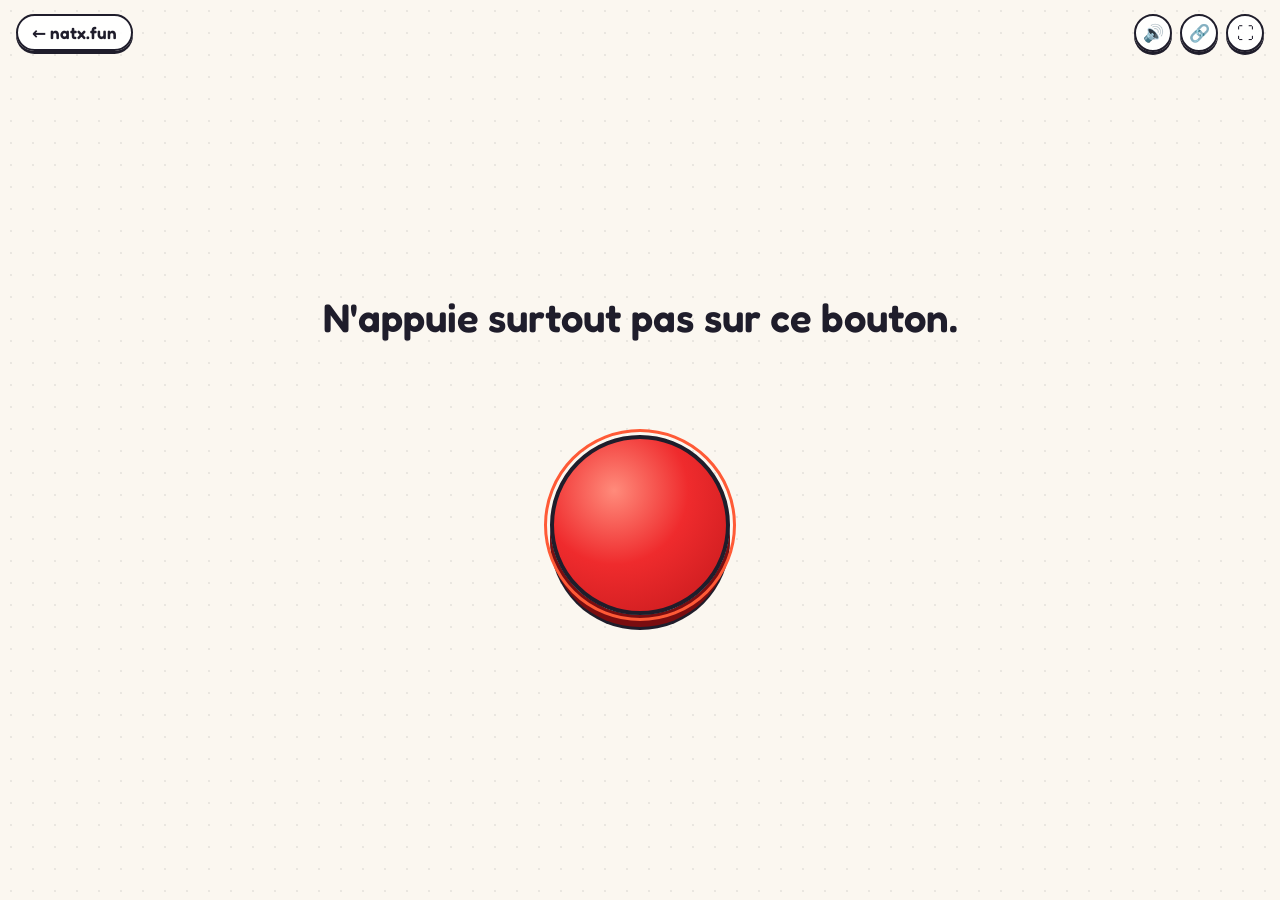
<file: bouton.html>
<!doctype html>
<html lang="fr">
<head>
<meta charset="utf-8">
<meta name="viewport" content="width=device-width, initial-scale=1">
<title>Le Bouton Interdit · natx.fun</title>
<link rel="icon" href="data:image/svg+xml,<svg xmlns='http://www.w3.org/2000/svg' viewBox='0 0 100 100'><text y='.9em' font-size='90'>🔴</text></svg>">
<link rel="stylesheet" href="commun.css?v=2">
<link rel="manifest" href="manifest.webmanifest">
<link rel="apple-touch-icon" href="icone-192.png">
<meta name="theme-color" content="#fbf7f0">
<script src="commun.js?v=2"></script>
<style>
  body { min-height: 100vh; min-height: 100dvh; overflow-x: hidden; transition: background .6s, color .6s; }
  body.nuit { background: #15131d; color: #f4f1ea; }
  body.alerte { animation: alerte .6s infinite; }
  @keyframes alerte { 50% { background: #ffc9c2; } }

  .scene {
    min-height: 100vh; min-height: 100dvh;
    display: flex; flex-direction: column; align-items: center; justify-content: center;
    gap: 36px; padding: 80px 16px 70px; text-align: center;
    transition: transform 1s cubic-bezier(.5, -.3, .4, 1.3);
  }
  .scene.envers { transform: rotate(180deg); }
  .scene.secoue { animation: secoue .5s; }
  @keyframes secoue {
    20% { transform: translate(-12px, 4px) rotate(-2deg); }
    40% { transform: translate(10px, -6px) rotate(2deg); }
    60% { transform: translate(-8px, 2px); }
    80% { transform: translate(6px, -2px); }
  }

  .message {
    font-family: var(--titre); font-weight: 600;
    font-size: clamp(24px, 4.5vw, 40px);
    max-width: 720px; margin: 0; min-height: 2.6em;
    display: flex; align-items: center; justify-content: center;
  }
  .message.pop { animation: pop .3s; }
  @keyframes pop { from { transform: scale(.92); opacity: .4; } }

  .zone { min-height: 240px; width: 100%; display: flex; align-items: center; justify-content: center; }

  .gros {
    --taille: 180px;
    width: var(--taille); height: var(--taille);
    border-radius: 50%;
    border: 4px solid var(--encre);
    background: radial-gradient(circle at 35% 30%, #ff8b7b 0, #ef2b2d 45%, #c2181b 100%);
    box-shadow: 0 12px 0 #7a0d10, 0 15px 0 var(--encre);
    cursor: pointer; position: relative;
    transition: width .4s, height .4s, transform .08s, box-shadow .08s, left .3s, top .3s;
  }
  .gros:active { transform: translateY(9px); box-shadow: 0 3px 0 #7a0d10, 0 6px 0 var(--encre); }
  .gros.transpire::after {
    content: '💦'; position: absolute; top: -12px; right: -18px; font-size: 38px;
    animation: goutte 1s infinite;
  }
  @keyframes goutte { to { transform: translateY(34px); opacity: 0; } }
  .gros.chaud {
    background: radial-gradient(circle at 35% 30%, #ffe08a, #ff8a1a 45%, #e0410f);
    animation: vibre .08s infinite;
  }
  @keyframes vibre { 0% { translate: 2px 0; } 50% { translate: -2px 1px; } 100% { translate: 0 -2px; } }

  .essaim { display: flex; flex-wrap: wrap; justify-content: center; gap: 18px; max-width: 560px; }
  .petit {
    width: 74px; height: 74px; border-radius: 50%;
    border: 3px solid var(--encre);
    background: radial-gradient(circle at 35% 30%, #ff8b7b 0, #ef2b2d 45%, #c2181b 100%);
    box-shadow: 0 7px 0 #7a0d10, 0 9px 0 var(--encre);
    cursor: pointer;
  }
  .petit:active { transform: translateY(5px); box-shadow: 0 2px 0 #7a0d10, 0 4px 0 var(--encre); }
  .petit.boum { animation: boum .35s forwards; pointer-events: none; }
  @keyframes boum { to { transform: scale(1.5); opacity: 0; } }

  .compteur { position: fixed; bottom: 16px; left: 0; right: 0; text-align: center; color: var(--gris); font-weight: 700; margin: 0; }
  .nuit .compteur { color: #9a96a8; }

  .trophee { display: flex; flex-direction: column; align-items: center; gap: 8px; animation: chute .9s cubic-bezier(.3, 1.6, .5, 1); }
  .trophee span { font-size: 96px; line-height: 1; }
  .trophee small {
    font-family: var(--titre); font-weight: 600; font-size: 18px; color: var(--encre);
    background: #ffd23f; border: 3px solid var(--encre); padding: 4px 12px; border-radius: 10px;
  }
  @keyframes chute { from { transform: translateY(-300px); } }

  .confetti { position: fixed; top: -20px; width: 10px; height: 14px; z-index: 50; pointer-events: none; animation: tombe linear forwards; }
  @keyframes tombe { to { transform: translateY(110vh) rotate(720deg); } }

  .crash {
    position: fixed; inset: 0; z-index: 2000;
    background: #1e5bd8; color: #fff;
    display: flex; align-items: center; justify-content: center; padding: 24px; cursor: wait;
  }
  .crash[hidden] { display: none; }
  .crash-contenu { max-width: 640px; }
  .smiley { font-size: 110px; line-height: 1; margin-bottom: 24px; }
  .crash p { font-size: 20px; margin: 0 0 16px; }
  .crash .petit-texte { font-size: 14px; opacity: .8; margin-top: 28px; }
  .crash.noir { background: #000; }
  .crash.noir .crash-contenu { display: none; }
</style>
</head>
<body>

<a class="retour" href="index.html">← natx.fun</a>

<main class="scene" id="scene">
  <p class="message" id="message">N'appuie surtout pas sur ce bouton.</p>
  <div class="zone" id="zone">
    <button class="gros" id="bouton" aria-label="Le bouton interdit"></button>
  </div>
</main>
<p class="compteur" id="compteur"></p>

<div class="crash" id="crash" hidden>
  <div class="crash-contenu">
    <div class="smiley">:(</div>
    <p>Ton navigateur a rencontré un problème parce que quelqu'un a appuyé sur le bouton interdit.</p>
    <p>Nous collectons les preuves de ta culpabilité.</p>
    <p><span id="pourcent">0</span> % effectué</p>
    <p class="petit-texte">Code d'arrêt : BOUTON_TROP_APPUYÉ</p>
  </div>
</div>

<script>
const scene = document.getElementById('scene');
const msg = document.getElementById('message');
const zone = document.getElementById('zone');
const bouton = document.getElementById('bouton');
const compteur = document.getElementById('compteur');
const crash = document.getElementById('crash');

let etape = 0, appuis = 0, fuite = 0, bloque = false, dernierEsquive = 0, derniere = '', essaimEl = null;

const moqueries = ["Nope.", "Presque !", "Hihi, par ici !", "Trop lent !", "Raté !"];
const fauxMessages = ["Faux bouton ! 😜", "Raté, celui-là est en plastique.", "Non. Pas lui.", "Encore un faux !", "Ce bouton est un imposteur.", "Tu chauffes… ou pas."];
const sansFin = [
  "Il n'y a vraiment plus rien. Promis.",
  "Ce bouton a une famille, tu sais.",
  "Tu pourrais faire tes devoirs à la place.",
  "Le bouton a porté plainte.",
  "Toujours là ?",
  "Bip.",
  "Le bouton fait semblant de dormir. 😴",
  "Tu sais qu'on peut fermer un onglet ?",
  "Ta souris demande des vacances.",
  "Même le bouton s'ennuie.",
  "Si tu arrives à 1000, il ne se passe rien. Ou peut-être que si.",
];
const paliers = {
  50: "50 appuis ! Le bouton te déclare officiellement têtu.",
  100: "100 appuis. Ton doigt mérite une médaille. 🥇",
  250: "250 appuis. Tu es plus têtu qu'une mule.",
  500: "500 appuis ?! Va boire un verre d'eau.",
  1000: "1000 appuis. Il ne se passe rien. Je t'avais prévenu. 🙃",
};

function hasard(liste) { return liste[Math.floor(Math.random() * liste.length)]; }

function dire(texte) {
  msg.textContent = texte;
  msg.classList.remove('pop');
  void msg.offsetWidth;
  msg.classList.add('pop');
}

// Le total de toutes les parties est gardé dans le navigateur
const totalAvant = natx.lire('natx-bouton-total', 0);
function compter() {
  appuis++;
  compteur.textContent = 'Appuis : ' + appuis + (totalAvant ? ` · Total de toutes tes parties : ${totalAvant + appuis}` : '');
  natx.ecrire('natx-bouton-total', totalAvant + appuis);
  natx.bip(200 + Math.min(appuis, 60) * 15, .08, 'square', .05);
}

function secouer() {
  scene.classList.remove('secoue');
  void scene.offsetWidth;
  scene.classList.add('secoue');
}

function taille(px) { bouton.style.setProperty('--taille', px + 'px'); }

bouton.addEventListener('click', () => {
  if (bloque) return;
  if (fuite > 0) { esquiver(); return; }
  avancer();
});

function avancer() {
  compter();
  etape++;
  switch (etape) {
    case 1: dire("Hé ! J'ai dit de ne PAS appuyer."); break;
    case 2: dire("Bon. Je vais faire comme si je n'avais rien vu."); break;
    case 3: dire("Tu le fais exprès, c'est ça ?"); break;
    case 4: dire("Arrête. Ce bouton est très fragile."); secouer(); break;
    case 5: dire("Regarde, il transpire. Tu es content ?"); bouton.classList.add('transpire'); break;
    case 6: dire("Très bien. Le bouton va se défendre."); bouton.classList.remove('transpire'); fuite = 6; break;
    case 7: dire("Tu l'as eu. Il est vexé maintenant."); remettreEnPlace(); taille(130); break;
    case 8: dire("Il rétrécit de honte."); taille(80); break;
    case 9: dire("Il est minuscule. Tu n'as pas honte ?"); taille(34); break;
    case 10: dire("D'accord, d'accord. Il reprend des forces."); taille(180); break;
    case 11: dire("Tu veux du chaos ? Voilà du chaos."); scene.classList.add('envers'); break;
    case 12: dire("Ça va, la tête en bas ?"); break;
    case 13: dire("Bon, je remets à l'endroit. Mais il fait nuit maintenant."); scene.classList.remove('envers'); document.body.classList.add('nuit'); break;
    case 14: dire("Un seul de ces boutons est le vrai. Bonne chance."); essaim(); break;
    case 15: dire("Bien joué, détective. Le jour se lève."); finEssaim(); document.body.classList.remove('nuit'); break;
    case 16: dire("Hmm. Le bouton commence à chauffer…"); bouton.classList.add('chaud'); break;
    case 17: dire("ATTENTION. SURCHAUFFE. NE PLUS APPUYER."); document.body.classList.add('alerte'); break;
    case 18: planter(); break;
    case 19: dire("Je vais être honnête : il n'y a rien à la fin."); break;
    case 20: dire("Vraiment rien."); break;
    case 21: dire("Bon… il y a peut-être un petit truc. Mais tu ne le mérites pas."); break;
    case 22: dire("D'accord, tu as gagné. Voici ta récompense :"); recompense(); break;
    default: dire(phraseSansFin());
  }
}

// Le bouton s'enfuit quand la souris approche
function esquiver() {
  const maintenant = performance.now();
  if (maintenant - dernierEsquive < 300) return;
  dernierEsquive = maintenant;
  const r = bouton.getBoundingClientRect();
  if (bouton.style.position !== 'fixed') {
    bouton.style.left = r.left + 'px';
    bouton.style.top = r.top + 'px';
    bouton.style.position = 'fixed';
    void bouton.offsetWidth;
  }
  const x = 16 + Math.random() * Math.max(0, innerWidth - r.width - 32);
  const y = 70 + Math.random() * Math.max(0, innerHeight - r.height - 120);
  bouton.style.left = x + 'px';
  bouton.style.top = y + 'px';
  fuite--;
  dire(fuite > 0 ? moqueries[fuite % moqueries.length] : "Bon, ok… je suis fatigué. Vas-y.");
}

document.addEventListener('pointermove', e => {
  if (fuite <= 0 || e.pointerType !== 'mouse') return;
  const r = bouton.getBoundingClientRect();
  const dx = e.clientX - (r.left + r.width / 2);
  const dy = e.clientY - (r.top + r.height / 2);
  if (Math.hypot(dx, dy) < r.width / 2 + 40) esquiver();
});

function remettreEnPlace() {
  bouton.style.position = '';
  bouton.style.left = '';
  bouton.style.top = '';
}

// 12 boutons, un seul est le vrai
function essaim() {
  bouton.style.display = 'none';
  essaimEl = document.createElement('div');
  essaimEl.className = 'essaim';
  const vrai = Math.floor(Math.random() * 12);
  for (let i = 0; i < 12; i++) {
    const b = document.createElement('button');
    b.className = 'petit';
    b.setAttribute('aria-label', 'Un bouton');
    b.addEventListener('click', () => {
      if (bloque) return;
      if (i === vrai) { avancer(); return; }
      compter();
      b.classList.add('boum');
      dire(hasard(fauxMessages));
    });
    essaimEl.appendChild(b);
  }
  zone.appendChild(essaimEl);
}

function finEssaim() {
  if (essaimEl) essaimEl.remove();
  essaimEl = null;
  bouton.style.display = '';
}

// Faux écran de plantage
function planter() {
  bloque = true;
  natx.vibrer([200, 100, 400]);
  natx.bip(160, .6, 'sawtooth', .08, 40);
  document.body.classList.remove('alerte');
  bouton.classList.remove('chaud');
  crash.hidden = false;
  const pct = document.getElementById('pourcent');
  let p = 0;
  const minuteur = setInterval(() => {
    p = Math.min(100, p + Math.ceil(Math.random() * 9));
    pct.textContent = p;
    if (p < 100) return;
    clearInterval(minuteur);
    setTimeout(() => {
      crash.classList.add('noir');
      setTimeout(() => {
        crash.hidden = true;
        crash.classList.remove('noir');
        pct.textContent = 0;
        bloque = false;
        dire("…Il a redémarré. Tu es fier de toi ?");
      }, 1400);
    }, 700);
  }, 160);
}

function recompense() {
  const t = document.createElement('div');
  t.className = 'trophee';
  t.innerHTML = '<span>🏆</span><small>Trophée officiel de la Désobéissance</small>';
  scene.insertBefore(t, zone);
  natx.ecrire('natx-bouton-trophee', true);
  natx.son('tada');
  const couleurs = ['#ff5a36', '#ffd23f', '#3ddc97', '#38bdf8', '#a78bfa', '#ff8fab'];
  for (let i = 0; i < 120; i++) {
    const c = document.createElement('i');
    c.className = 'confetti';
    c.style.left = Math.random() * 100 + 'vw';
    c.style.background = hasard(couleurs);
    c.style.animationDuration = 2 + Math.random() * 2.5 + 's';
    c.style.animationDelay = Math.random() * .8 + 's';
    document.body.appendChild(c);
    setTimeout(() => c.remove(), 6000);
  }
}

if (natx.lire('natx-bouton-trophee', false)) msg.textContent = "Te revoilà ? Tu as déjà le trophée… Alors n'appuie surtout pas.";
if (totalAvant) compteur.textContent = `Total de toutes tes parties : ${totalAvant}`;
bouton.focus({ preventScroll: true });

function phraseSansFin() {
  if (paliers[appuis]) return paliers[appuis];
  let p;
  do { p = hasard(sansFin); } while (p === derniere);
  derniere = p;
  return p;
}
</script>
</body>
</html>
</file>
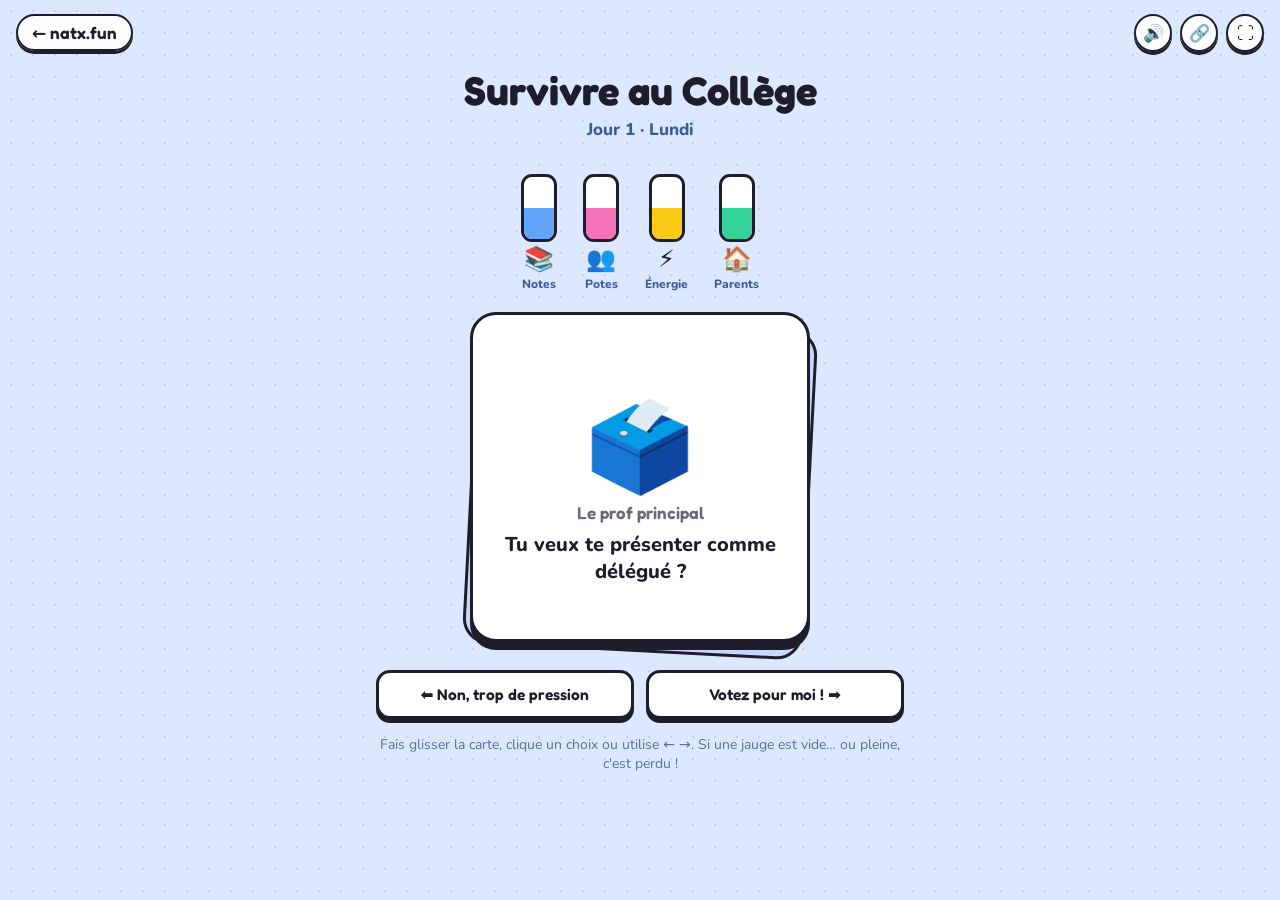
<file: college.html>
<!doctype html>
<html lang="fr">
<head>
<meta charset="utf-8">
<meta name="viewport" content="width=device-width, initial-scale=1">
<title>Survivre au Collège · natx.fun</title>
<link rel="icon" href="data:image/svg+xml,<svg xmlns='http://www.w3.org/2000/svg' viewBox='0 0 100 100'><text y='.9em' font-size='90'>🎒</text></svg>">
<link rel="stylesheet" href="commun.css?v=2">
<link rel="manifest" href="manifest.webmanifest">
<link rel="apple-touch-icon" href="icone-192.png">
<meta name="theme-color" content="#fbf7f0">
<script src="commun.js?v=2"></script>
<style>
  body { background-color: #dbe8ff; background-image: radial-gradient(rgba(30, 58, 138, .12) 1.2px, transparent 1.3px); overflow-x: hidden; }
  .page { max-width: 560px; margin: 0 auto; padding: 66px 16px 30px; text-align: center; }
  h1 { font-family: var(--titre); font-weight: 700; font-size: clamp(28px, 6vw, 40px); margin: 0; }
  .jour { font-weight: 800; color: #3b5b9a; margin: 4px 0 18px; font-size: 17px; }

  .jauges { display: flex; justify-content: center; gap: clamp(14px, 5vw, 26px); margin-bottom: 20px; }
  .jauge { display: flex; flex-direction: column; align-items: center; gap: 5px; }
  .jauge .ic { font-size: 24px; line-height: 1; }
  .jauge small { font-weight: 800; font-size: 12px; color: #3b5b9a; }
  .tube { width: 36px; height: 68px; border: 3px solid var(--encre); border-radius: 11px; background: #fff; position: relative; overflow: hidden; }
  .niveau { position: absolute; left: 0; right: 0; bottom: 0; background: var(--c); transition: height .5s cubic-bezier(.3, 1.4, .5, 1); }
  .tube.danger { animation: alerte .7s infinite; }
  @keyframes alerte { 50% { border-color: #ef4444; box-shadow: 0 0 0 3px rgba(239, 68, 68, .35); } }
  .point { width: 10px; height: 10px; border-radius: 50%; background: var(--encre); transform: scale(0); transition: transform .2s; }
  .point.visible { transform: scale(var(--t, 1)); }
  .jauge { position: relative; }
  .fleche { position: absolute; top: 34px; right: -20px; font-size: 14px; font-weight: 900; opacity: 0; pointer-events: none; }
  .fleche.montre { animation: fleche 1.2s ease-out; }
  @keyframes fleche { 0% { opacity: 0; transform: translateY(6px); } 20%, 75% { opacity: 1; transform: none; } 100% { opacity: 0; transform: translateY(-8px); } }
  .collection { font-weight: 800; color: #3b5b9a; }
  .collection span { display: block; font-size: 26px; letter-spacing: 4px; margin-top: 4px; }

  .zone { position: relative; height: 350px; }
  .carte {
    position: absolute; left: 0; right: 0; top: 0; height: 330px; margin: 0 auto; max-width: 340px;
    background: #fff; border: 3px solid var(--encre); border-radius: 26px; box-shadow: 0 8px 0 var(--encre);
    display: flex; flex-direction: column; align-items: center; justify-content: center; padding: 56px 22px 22px;
    cursor: grab; touch-action: none; user-select: none; transition: transform .35s, opacity .35s;
  }
  .carte.glisse { transition: none; cursor: grabbing; }
  .derriere { position: absolute; left: 0; right: 0; top: 10px; height: 330px; margin: 0 auto; max-width: 340px; background: #c7d7fb; border: 3px solid var(--encre); border-radius: 26px; transform: rotate(3deg); }
  .perso { font-size: 88px; line-height: 1; }
  .nom { font-family: var(--titre); font-weight: 600; color: var(--gris); margin: 10px 0 8px; font-size: 17px; }
  .texte { font-size: 20px; font-weight: 800; line-height: 1.35; margin: 0; }
  .choix-carte {
    position: absolute; top: 12px; left: 12px; right: 12px; font-family: var(--titre); font-weight: 600; font-size: 16px;
    padding: 8px 10px; border-radius: 12px; background: var(--encre); color: #fff; opacity: 0; transition: opacity .15s;
  }
  .boutons { display: grid; grid-template-columns: 1fr 1fr; gap: 12px; margin-top: 8px; }
  .boutons .btn { font-size: 15.5px; padding: 12px 10px; line-height: 1.25; }
  .aide { color: #5a6f99; font-size: 14px; margin-top: 16px; }

  .fin {
    background: #fff; border: 3px solid var(--encre); border-radius: 26px; box-shadow: 0 8px 0 var(--encre);
    padding: 26px 22px; animation: arrive .45s cubic-bezier(.3, 1.5, .5, 1);
  }
  .fin[hidden] { display: none; }
  @keyframes arrive { from { transform: scale(.7) rotate(-4deg); opacity: 0; } }
  .fin .grand { font-size: 84px; line-height: 1; }
  .fin h2 { font-family: var(--titre); font-weight: 700; font-size: 30px; margin: 10px 0 6px; }
  .fin p { font-size: 18px; line-height: 1.45; margin: 0 0 12px; }
  .fin .score { font-family: var(--titre); font-weight: 600; font-size: 22px; }
  .fin .btn { background: #ffd23f; font-size: 20px; margin-top: 6px; }
  .toast {
    position: fixed; left: 50%; top: 16px; transform: translate(-50%, -150%); z-index: 50; background: var(--encre); color: #fff;
    font-weight: 800; padding: 10px 18px; border-radius: 14px; transition: transform .35s cubic-bezier(.3, 1.4, .5, 1);
  }
  .toast.visible { transform: translate(-50%, 0); opacity: 1; }
  .toast { opacity: 0; transition: transform .35s cubic-bezier(.3, 1.4, .5, 1), opacity .2s; }

  /* Petits écrans (téléphone) : tout doit tenir sans faire défiler */
  @media (max-height: 760px) {
    .page { padding-top: 56px; }
    h1 { font-size: 26px; }
    .jour { margin-bottom: 10px; }
    .jauges { margin-bottom: 10px; }
    .tube { height: 50px; }
    .zone { height: 290px; }
    .carte, .derriere { height: 274px; }
    .carte { padding-top: 48px; }
    .perso { font-size: 64px; }
    .texte { font-size: 17px; }
    .boutons .btn { padding: 10px 8px; font-size: 14.5px; }
    .aide { margin-top: 10px; font-size: 13px; }
  }
</style>
</head>
<body>

<a class="retour" href="index.html">← natx.fun</a>
<div class="toast" id="toast"></div>

<main class="page">
  <h1>Survivre au Collège</h1>
  <p class="jour" id="jour">Jour 1 · Lundi</p>
  <div class="jauges" id="jauges"></div>

  <div id="jeu">
    <div class="zone">
      <div class="derriere"></div>
      <div class="carte" id="carte">
        <div class="choix-carte" id="choix-carte"></div>
        <div class="perso" id="perso"></div>
        <div class="nom" id="nom"></div>
        <p class="texte" id="texte"></p>
      </div>
    </div>
    <div class="boutons">
      <button class="btn" id="b0"></button>
      <button class="btn" id="b1"></button>
    </div>
    <p class="aide">Fais glisser la carte, clique un choix ou utilise ← →. Si une jauge est vide… ou pleine, c'est perdu !</p>
  </div>

  <section class="fin" id="fin" hidden>
    <div class="grand" id="fin-emoji"></div>
    <h2>Fin de partie</h2>
    <p id="fin-texte"></p>
    <p class="score" id="fin-score"></p>
    <p id="fin-record"></p>
    <p class="collection" id="fin-collection"></p>
    <button class="btn" id="rejouer">🔁 Rejouer (Entrée)</button>
  </section>
</main>

<script>
// [icône, nom, couleur]
const JAUGES = [['📚', 'Notes', '#60a5fa'], ['👥', 'Potes', '#f472b6'], ['⚡', 'Énergie', '#facc15'], ['🏠', 'Parents', '#34d399']];
// Pour chaque jauge : [émoji si vide, texte si vide, émoji si pleine, texte si pleine]
const FINS = [
  ['📉', "Ta moyenne est de 0,5. Le conseil de classe t'envoie en cours de rattrapage… jusqu'à tes 40 ans.", '🤓', "Tu es devenu tellement fort que tu corriges les profs. Ils t'ont gentiment demandé de partir."],
  ['🦗', "Plus personne ne te parle. Même le pigeon de la cour t'ignore.", '🤩', "Tu es si populaire que 200 personnes te suivent partout. Tu t'exiles en Antarctique pour être tranquille."],
  ['😴', "Tu t'endors en plein contrôle. Tu te réveilles… en juillet.", '🌪️', "Trop d'énergie ! Tu fais 47 fois le tour du collège en courant et tu disparais à l'horizon."],
  ['📵', "Tes parents confisquent ton téléphone. Pour toujours. Même à 30 ans.", '🥰', "Tes parents t'adorent tellement qu'ils viennent avec toi en classe. Tous les jours."],
];
// [perso, nom, situation, [choix gauche, effets], [choix droite, effets]] — effets = [notes, potes, énergie, parents]
const CARTES = [
  ['👩‍🏫', 'Prof de maths', "Contrôle surprise demain ! Tu révises ce soir ?", ["Non, jeux vidéo d'abord", [-15, 5, 5, -5]], ['Oui, je révise', [15, -5, -10, 5]]],
  ['🧑‍🤝‍🧑', 'Ton meilleur pote', "On fait une partie de foot à la récré ?", ['Non, je lis', [5, -10, 5, 0]], ['Grave !', [0, 10, -10, 0]]],
  ['👩', 'Ta mère', "Range ta chambre. MAINTENANT.", ['Dans 5 minutes…', [0, 0, 5, -15]], ["D'accord…", [0, 0, -10, 10]]],
  ['🧑‍🍳', 'La dame de la cantine', "Aujourd'hui : épinards ou… épinards ?", ['Je saute le repas', [0, 0, -15, 0]], ['Double épinards ! 💪', [0, -5, 15, 5]]],
  ['📱', 'Le groupe de la classe', "Quelqu'un a les devoirs d'histoire ?", ['Je fais le mort', [0, -10, 0, 0]], ['J\'envoie les miens', [-5, 15, 0, 0]]],
  ['🧔', 'Le CPE', "Pourquoi tu cours dans le couloir ?", ["C'était une urgence toilettes", [0, 5, 0, -5]], ['Pardon, je ne le ferai plus', [0, -5, 0, 5]]],
  ['🎮', 'Ta console', "Il est 23 h. Encore une partie ?", ['Non, dodo', [5, -5, 15, 5]], ['Juste une… (ou dix)', [-5, 10, -20, -10]]],
  ['👨', 'Ton père', "Tu veux venir faire du vélo avec moi ?", ["J'ai la flemme", [0, 0, 5, -10]], ['Allez !', [0, 0, -10, 15]]],
  ['👩‍🏫', 'Prof de français', "Qui veut lire son poème devant la classe ?", ['Je me cache sous la table', [-5, 0, 0, 0]], ['Moi !', [10, -5, -5, 0]]],
  ['🧒', 'Ton petit frère', "Il a pris ta manette sans demander.", ['Je crie très fort', [0, 0, 5, -15]], ['Je lui apprends à jouer', [0, 0, -5, 15]]],
  ['🏃', 'Prof de sport', "Aujourd'hui : 12 tours de stade.", ["J'ai mal au genou… 🤕", [0, -5, 10, 0]], ["C'est parti !", [0, 5, -20, 0]]],
  ['🙋', 'Le nouveau de la classe', "Il est tout seul à la récré.", ['Je reste avec ma bande', [0, 0, 5, 0]], ['Je vais lui parler', [0, 10, -5, 0]]],
  ['📚', 'Ton cahier de texte', "Un exposé à rendre demain. Tu ne l'as pas commencé.", ['Je copie Wikipédia', [-10, 0, 5, 0]], ['Nuit blanche !', [15, 0, -25, 0]]],
  ['👩', 'Ta mère', "Tu as eu combien au contrôle ?", ['On n\'a pas encore les notes…', [0, 0, 0, -10]], ['Je dis la vérité', [0, 0, -5, 10]]],
  ['🐱', 'Ton chat', "Il s'est endormi sur ton cahier de maths.", ['Je le pousse', [5, 0, 0, 0]], ["Je n'ose pas le réveiller", [-10, 0, 10, 0]]],
  ['🗳️', 'Le prof principal', "Tu veux te présenter comme délégué ?", ['Non, trop de pression', [0, -5, 5, 0]], ['Votez pour moi !', [5, 15, -15, 5]]],
  ['🧔', 'Le CPE', "Ton téléphone a sonné en cours. Je le confisque.", ['Je négocie', [0, 5, -5, -10]], ['Je le donne', [0, -5, 0, 5]]],
  ['🎂', 'Un pote', "Soirée d'anniversaire samedi… mais contrôle lundi.", ['Je révise', [10, -15, 0, 5]], ['Je fais la fête', [-10, 15, -10, 0]]],
  ['👨', 'Ton père', "On regarde un documentaire sur les tracteurs ensemble ?", ['Non merci', [0, 0, 0, -10]], ['…D\'accord', [5, 0, -10, 15]]],
  ['🤧', 'Ton nez', "Tu te réveilles avec un gros rhume.", ['Je vais en cours quand même', [5, 0, -15, 0]], ['Je reste au lit', [-10, 0, 20, -5]]],
  ['🍫', 'Le distributeur', "Il a avalé ta pièce sans rien donner.", ['Je le secoue très fort', [0, 10, 5, -10]], ['Je laisse tomber', [0, 0, -5, 0]]],
  ['👵', 'Ta grand-mère', "Elle t'a envoyé 14 messages vocaux de 3 minutes.", ['Je les écouterai… un jour', [0, 0, 0, -10]], ["Je l'appelle", [0, 0, -5, 15]]],
  ['🧑‍🤝‍🧑', 'Ton meilleur pote', "Il a eu 3/20 et il est triste.", ['Je me moque un peu', [0, -15, 0, 0]], ["Je l'aide à réviser", [5, 10, -10, 0]]],
  ['🚌', 'Le bus', "Tu as raté le bus !", ['Je cours derrière', [0, 5, -20, 0]], ["J'appelle mes parents", [0, 0, 0, -15]]],
  ['💂', "Prof d'anglais", "Who wants to speak English today?", ['Je baisse la tête', [-5, 0, 0, 0]], ['Me! Me! Me!', [10, -5, -5, 0]]],
  ['👾', 'Le jeu que tu attends', "Il sort ce soir à minuit !", ['Je dormirai', [0, -5, 10, 0]], ['Je reste éveillé', [-5, 10, -20, -5]]],
  ['🍽️', 'Ta mère', "Tu peux vider le lave-vaisselle ?", ["J'ai des devoirs (c'est faux)", [0, 0, 5, -10]], ['Bien sûr', [0, 0, -5, 10]]],
  ['🏆', 'Le prof de maths', "Tu veux participer au concours de maths ?", ['Non merci', [0, 0, 5, -5]], ['Oui !', [15, -5, -10, 10]]],
  ['🎸', 'Ta bande', "On monte un groupe de musique ! Tu joues de quoi ?", ['Je serai le manager', [0, 5, 5, 0]], ['De la batterie !', [0, 15, -10, -10]]],
  ['⏰', 'Ton réveil', "Il n'a pas sonné. Il est 7 h 55 !", ['Je fonce sans déjeuner', [0, 0, -15, 0]], ['Je prends mon temps', [-5, 0, 10, -10]]],
  ['🍕', 'Ton père', "Pizza ou gratin de chou-fleur ce soir ?", ['Pizza !', [0, 0, 10, -5]], ['Gratin… pour te faire plaisir', [0, 0, -5, 10]]],
  ['📸', 'La photo de classe', "C'est aujourd'hui et tu as une tache sur ton t-shirt.", ['Je mets ma capuche', [0, -5, 0, -5]], ['Je souris quand même', [0, 5, 0, 5]]],
  ['🕊️', 'Une rumeur', "Tout le monde dit que tu as peur des pigeons.", ['Je démens tout !', [0, -5, -5, 0]], ['Oui, et alors ?', [0, 10, 0, 0]]],
  ['📝', 'Ton carnet', "Il doit être signé… et il y a un mot du prof dedans.", ["J'imite la signature", [0, 5, 0, -20]], ['Je le montre à mes parents', [0, 0, -5, -5]]],
  ['🧪', 'Prof de physique', "Qui veut faire l'expérience devant tout le monde ?", ['Pas moi', [-5, 0, 0, 0]], ["Moi ! (pourvu que ça n'explose pas)", [10, 5, -5, 0]]],
  ['🌧️', 'La récré', "Il pleut des cordes. Que fais-tu ?", ['Foot sous la pluie', [0, 10, -10, -5]], ['Je reste au sec', [0, -5, 5, 0]]],
  ['🤫', 'Ton voisin', "Il te demande la réponse en plein contrôle.", ['Je fais non de la tête', [5, -10, 0, 0]], ['Je lui montre ma copie', [-10, 10, 0, -5]]],
  ['🛋️', 'Le mercredi après-midi', "Tu fais quoi ?", ['Sieste de 4 heures', [0, -5, 20, -5]], ['Sortie avec les potes', [0, 10, -10, 0]]],
  ['🦷', 'Le dentiste', "Ton rendez-vous tombe pendant le cours de sport.", ["J'y vais (snif)", [0, -5, -5, 10]], ["J'« oublie » le rendez-vous", [0, 5, 5, -15]]],
  ['🎨', "Prof d'arts plastiques", "Dessine ton autoportrait.", ['Un bonhomme bâton', [-5, 5, 5, 0]], ["Un chef-d'œuvre de 3 heures", [10, 0, -15, 5]]],
  ['🐹', 'Le hamster de la classe', "Qui le garde pendant les vacances ?", ['Pas moi', [0, -5, 0, 0]], ['Moi !', [0, 10, -5, -10]]],
  ['🌋', 'Prof de géo', "Exposé surprise sur les volcans. Tu passes en premier.", ['Je file aux toilettes', [-10, 0, 5, 0]], ["J'improvise", [5, 5, -10, 0]]],
  ['📺', 'Ta série préférée', "Il reste 3 épisodes. Il est 22 h.", ['Un seul épisode', [0, 0, -5, 0]], ['Les 3 !', [-5, 5, -20, -5]]],
  ['🧽', 'Le prof principal', "C'est ton tour de nettoyer le tableau.", ['Je fais semblant d\'être malade', [0, -5, 5, -5]], ['Je nettoie en chantant', [5, 5, -5, 0]]],
  ['🎁', 'Ta tante', "Elle t'offre un pull avec un renne qui clignote.", ['Je le mets au collège', [0, -15, 0, 10]], ['Je le cache au fond du placard', [0, 0, 0, -10]]],
  ['🚲', 'Ton pote', "On fait la course à vélo jusqu'au collège ?", ['Non, je prends le bus', [0, -5, 5, 0]], ['Course !', [0, 10, -15, 0]]],
  ['🍟', 'La cantine', "Frites à volonté aujourd'hui !", ['Une assiette, raisonnable', [0, 0, 5, 5]], ['Trois assiettes !', [0, 10, 15, -5]]],
  ['📖', 'La documentaliste', "Elle te conseille un livre de 600 pages.", ['Non merci', [-5, 0, 0, 0]], ['Je le dévore', [15, -5, -10, 5]]],
  ['🌨️', 'La météo', "Il neige ! Bataille de boules de neige à la récré ?", ['Je reste au chaud', [0, -10, 5, 0]], ["À l'attaque !", [0, 15, -10, -5]]],
  ['🧮', 'Ton petit frère', "Il te demande de l'aide pour ses devoirs.", ['Débrouille-toi !', [0, 0, 5, -10]], ["Je l'aide", [5, 0, -10, 10]]],
];
const JOURS = ['Lundi', 'Mardi', 'Mercredi', 'Jeudi', 'Vendredi'];
const PAR_JOUR = 4;

let valeurs, decisions, pioche, carte, occupe = false, record = 0;
try { record = Number(localStorage.getItem('natx-college-record')) || 0; } catch {}

const jaugesEl = document.getElementById('jauges');
const tubes = [], niveaux = [], points = [], fleches = [];
JAUGES.forEach(([ic, nom, c]) => {
  const j = document.createElement('div');
  j.className = 'jauge';
  j.innerHTML = `<i class="point"></i><span class="tube"><span class="niveau" style="--c:${c}"></span></span><b class="fleche"></b><span class="ic">${ic}</span><small>${nom}</small>`;
  jaugesEl.appendChild(j);
  fleches.push(j.querySelector('.fleche'));
  points.push(j.querySelector('.point'));
  tubes.push(j.querySelector('.tube'));
  niveaux.push(j.querySelector('.niveau'));
});

const carteEl = document.getElementById('carte');
const choixCarte = document.getElementById('choix-carte');
const boutons = [document.getElementById('b0'), document.getElementById('b1')];

function melanger(l) {
  for (let i = l.length - 1; i > 0; i--) { const j = Math.floor(Math.random() * (i + 1)); [l[i], l[j]] = [l[j], l[i]]; }
  return l;
}

let minuteurToast;
function toast(texte) {
  const t = document.getElementById('toast');
  t.textContent = texte;
  t.classList.add('visible');
  clearTimeout(minuteurToast);
  minuteurToast = setTimeout(() => t.classList.remove('visible'), 2400);
}

function afficherJauges() {
  valeurs.forEach((v, i) => {
    niveaux[i].style.height = v + '%';
    tubes[i].classList.toggle('danger', v <= 15 || v >= 85);
  });
}

// Les points montrent quelles jauges vont bouger (gros point = gros changement)
function apercu(cote) {
  points.forEach((p, i) => {
    const e = cote === null ? 0 : Math.abs(carte[3 + cote][1][i]);
    p.classList.toggle('visible', e > 0);
    p.style.setProperty('--t', e >= 15 ? 1.4 : .8);
  });
  choixCarte.style.opacity = cote === null ? 0 : 1;
  if (cote !== null) choixCarte.textContent = (cote ? '➡ ' : '⬅ ') + carte[3 + cote][0];
}

function afficherJour() {
  const j = Math.floor(decisions / PAR_JOUR);
  document.getElementById('jour').textContent = `Jour ${j + 1} · ${JOURS[j % 5]}`;
}

function prochaine() {
  if (!pioche.length) pioche = melanger([...CARTES.keys()]);
  carte = CARTES[pioche.pop()];
  document.getElementById('perso').textContent = carte[0];
  document.getElementById('nom').textContent = carte[1];
  document.getElementById('texte').textContent = carte[2];
  boutons[0].textContent = '⬅ ' + carte[3][0];
  boutons[1].textContent = carte[4][0] + ' ➡';
  apercu(null);
  carteEl.classList.add('glisse');
  carteEl.style.transform = 'scale(.85)';
  carteEl.style.opacity = 0;
  void carteEl.offsetWidth;
  carteEl.classList.remove('glisse');
  carteEl.style.transform = '';
  carteEl.style.opacity = 1;
  afficherJour();
  occupe = false;
}

function choisir(cote) {
  if (occupe) return;
  occupe = true;
  const effets = carte[3 + cote][1];
  valeurs = valeurs.map((v, i) => Math.max(0, Math.min(100, v + effets[i])));
  decisions++;
  // Petites flèches pour voir ce qui a bougé
  effets.forEach((e, i) => {
    if (!e) return;
    const f = fleches[i];
    f.textContent = e > 0 ? (e >= 15 ? '▲▲' : '▲') : (e <= -15 ? '▼▼' : '▼');
    f.style.color = e > 0 ? '#16a34a' : '#dc2626';
    f.classList.remove('montre');
    void f.offsetWidth;
    f.classList.add('montre');
  });
  natx.son('swish');
  carteEl.style.transform = `translateX(${cote ? 520 : -520}px) rotate(${cote ? 30 : -30}deg)`;
  carteEl.style.opacity = 0;
  apercu(null);
  // Chaque fin de semaine : week-end, on récupère de l'énergie
  if (decisions % (PAR_JOUR * 5) === 0) {
    valeurs[2] = Math.min(100, valeurs[2] + 15);
    toast('🎉 Week-end ! Énergie +15');
    natx.son('bon');
  }
  afficherJauges();
  const k = valeurs.findIndex(v => v <= 0 || v >= 100);
  setTimeout(() => k >= 0 ? finir(k, valeurs[k] >= 100) : prochaine(), k >= 0 ? 650 : 330);
}

function finir(k, haut) {
  const jours = Math.floor(decisions / PAR_JOUR);
  natx.son('rate');
  natx.vibrer([100, 50, 200]);
  // Collection des 8 fins possibles
  const cle = k + (haut ? 'h' : 'b');
  const fins = natx.lire('natx-college-fins', []);
  const nouvelleFin = !fins.includes(cle);
  if (nouvelleFin) { fins.push(cle); natx.ecrire('natx-college-fins', fins); }
  const toutes = FINS.flatMap((f, j) => [[j + 'b', f[0]], [j + 'h', f[2]]]);
  document.getElementById('fin-collection').innerHTML = (nouvelleFin ? '🆕 Nouvelle fin découverte ! ' : '')
    + `Fins découvertes : ${fins.length} / ${toutes.length}<span>${toutes.map(([c, e]) => fins.includes(c) ? e : '❔').join(' ')}</span>`;
  const nouveau = jours > record;
  if (nouveau) {
    record = jours;
    try { localStorage.setItem('natx-college-record', record); } catch {}
  }
  document.getElementById('fin-emoji').textContent = FINS[k][haut ? 2 : 0];
  document.getElementById('fin-texte').textContent = FINS[k][haut ? 3 : 1];
  document.getElementById('fin-score').textContent = `Tu as survécu ${jours} jour${jours > 1 ? 's' : ''} (${decisions} décisions).`;
  document.getElementById('fin-record').textContent = nouveau && jours > 0 ? '🏆 Nouveau record !' : `Record : ${record} jour${record > 1 ? 's' : ''}`;
  document.getElementById('jeu').hidden = true;
  document.getElementById('fin').hidden = false;
}

function nouvellePartie() {
  valeurs = [50, 50, 50, 50];
  decisions = 0;
  pioche = [];
  document.getElementById('jeu').hidden = false;
  document.getElementById('fin').hidden = true;
  afficherJauges();
  prochaine();
}

/* ---------- Faire glisser la carte ---------- */
let depart = null, dx = 0;
carteEl.addEventListener('pointerdown', e => {
  if (occupe) return;
  depart = e.clientX; dx = 0;
  carteEl.setPointerCapture(e.pointerId);
  carteEl.classList.add('glisse');
});
carteEl.addEventListener('pointermove', e => {
  if (depart === null) return;
  dx = e.clientX - depart;
  carteEl.style.transform = `translateX(${dx}px) rotate(${dx / 14}deg)`;
  apercu(Math.abs(dx) > 30 ? (dx > 0 ? 1 : 0) : null);
});
function lacher() {
  if (depart === null) return;
  depart = null;
  carteEl.classList.remove('glisse');
  if (Math.abs(dx) > 90) choisir(dx > 0 ? 1 : 0);
  else { carteEl.style.transform = ''; apercu(null); }
}
carteEl.addEventListener('pointerup', lacher);
carteEl.addEventListener('pointercancel', lacher);

boutons.forEach((b, i) => {
  b.addEventListener('click', () => choisir(i));
  b.addEventListener('pointerenter', () => !occupe && apercu(i));
  b.addEventListener('pointerleave', () => apercu(null));
});
addEventListener('keydown', e => {
  if (!document.getElementById('fin').hidden) {
    if (e.key === 'Enter') { e.preventDefault(); nouvellePartie(); }
    return;
  }
  if (e.key === 'ArrowLeft') choisir(0);
  if (e.key === 'ArrowRight') choisir(1);
});
document.getElementById('rejouer').addEventListener('click', nouvellePartie);

nouvellePartie();
</script>
</body>
</html>
</file>
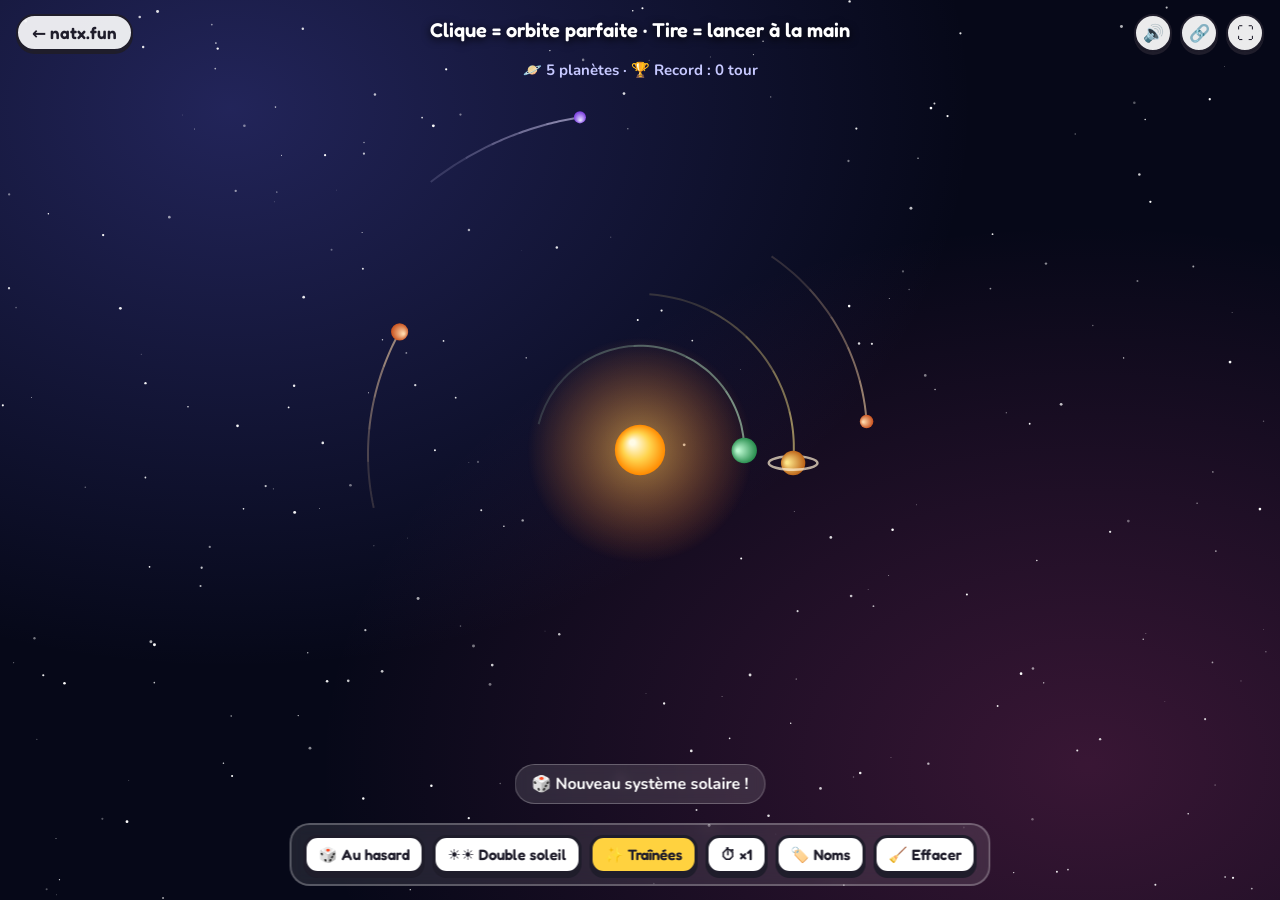
<file: cosmos.html>
<!doctype html>
<html lang="fr">
<head>
<meta charset="utf-8">
<meta name="viewport" content="width=device-width, initial-scale=1">
<title>Mini Cosmos · natx.fun</title>
<link rel="icon" href="data:image/svg+xml,<svg xmlns='http://www.w3.org/2000/svg' viewBox='0 0 100 100'><text y='.9em' font-size='90'>🪐</text></svg>">
<link rel="stylesheet" href="commun.css?v=2">
<link rel="manifest" href="manifest.webmanifest">
<link rel="apple-touch-icon" href="icone-192.png">
<meta name="theme-color" content="#fbf7f0">
<script src="commun.js?v=2"></script>
<style>
  html, body { height: 100%; overflow: hidden; }
  body {
    background:
      radial-gradient(ellipse at 18% 12%, rgba(99, 102, 241, .3), transparent 50%),
      radial-gradient(ellipse at 85% 85%, rgba(236, 72, 153, .22), transparent 50%),
      #060818;
    color: #fff; touch-action: none; user-select: none;
  }
  canvas { position: fixed; inset: 0; width: 100%; height: 100%; cursor: crosshair; }
  .astuce {
    position: fixed; top: 18px; left: 0; right: 0; margin: 0; padding: 0 170px; text-align: center;
    font-family: var(--titre); font-weight: 600; font-size: clamp(15px, 2.6vw, 20px); pointer-events: none;
    text-shadow: 0 2px 8px #000; transition: opacity .6s;
  }
  .stats {
    position: fixed; top: 60px; left: 0; right: 0; text-align: center; margin: 0; padding: 0 16px;
    font-weight: 700; font-size: 15px; color: #c7c9ff; pointer-events: none;
  }
  .annonce {
    position: fixed; left: 50%; bottom: 96px; transform: translateX(-50%);
    background: rgba(255, 255, 255, .12); backdrop-filter: blur(6px); border: 1px solid rgba(255, 255, 255, .25);
    padding: 8px 16px; border-radius: 999px; font-weight: 700; white-space: nowrap; pointer-events: none;
    opacity: 0; transition: opacity .3s;
  }
  .annonce.visible { opacity: 1; }
  .barre {
    position: fixed; left: 50%; bottom: 14px; transform: translateX(-50%);
    width: max-content; max-width: calc(100% - 24px);
    display: flex; flex-wrap: wrap; gap: 8px; justify-content: center;
    background: rgba(255, 255, 255, .1); backdrop-filter: blur(8px);
    border: 2px solid rgba(255, 255, 255, .25); border-radius: 20px; padding: 10px 12px;
  }
  .barre .btn { font-size: 15px; padding: 7px 12px; }
  .barre .btn.actif { background: #ffd23f; }
  @media (max-width: 640px) {
    .astuce { padding: 0 16px; top: 62px; }
    .stats { top: 112px; }
    .annonce { bottom: 86px; }
  }
</style>
</head>
<body>

<a class="retour" href="index.html">← natx.fun</a>
<canvas id="toile"></canvas>
<p class="astuce" id="astuce">Clique = orbite parfaite · Tire = lancer à la main</p>
<p class="stats" id="stats"></p>
<div class="annonce" id="annonce"></div>
<nav class="barre">
  <button class="btn" id="hasard">🎲 Au hasard</button>
  <button class="btn" id="double">☀️☀️ Double soleil</button>
  <button class="btn actif" id="trainees">✨ Traînées</button>
  <button class="btn" id="vitesse">⏱ ×1</button>
  <button class="btn" id="noms">🏷️ Noms</button>
  <button class="btn" id="effacer">🧹 Effacer</button>
</nav>

<script>
const GM = 9e6;
const NOMS = ['Patatoïde', 'Zorblax', 'Bidulon', 'Croquette-7', 'Glouglou', 'Mimosa', 'Pixelia', 'Tartiflette', 'Zoggy', 'Brocolune', 'Nébulix', 'Kiwi-B', 'Saturnin', 'Gromf', 'Lumina', 'Pouet-3', 'Bubulle', 'Vortexa'];
const TEINTES = [['#a5f3fc', '#0e7490'], ['#fecaca', '#b91c1c'], ['#fde68a', '#b45309'], ['#bbf7d0', '#15803d'], ['#ddd6fe', '#6d28d9'], ['#fbcfe8', '#be185d'], ['#fed7aa', '#c2410c'], ['#bfdbfe', '#1d4ed8']];
let vitesse = 1, nomsVisibles = false, cometes = [], prochaineComete = 5;

// Les comètes traversent l'écran en ligne droite (simple décor)
function lancerComete() {
  const sens = Math.random() < .5 ? 1 : -1, v = 260 + Math.random() * 160;
  const vx = -sens * v;
  cometes.push({ x: sens * (W / 2 + 60), y: (Math.random() - .5) * H * .8, vx, vy: (Math.random() - .5) * 120, vie: (W + 240) / v });
}

const toile = document.getElementById('toile');
const ctx = toile.getContext('2d');
let W, H, dpr, cx, cy;
let planetes = [], debris = [], temps = 0, doubleSoleil = false, trainees = true, visee = null;
let record = 0;
try { record = Number(localStorage.getItem('natx-cosmos-record')) || 0; } catch {}
const etoiles = Array.from({ length: 240 }, () => ({ x: Math.random(), y: Math.random(), r: .3 + Math.random() * 1.2, p: Math.random() * 6.3, v: .5 + Math.random() * 2 }));

function hasard(l) { return l[Math.floor(Math.random() * l.length)]; }

function redimensionner() {
  dpr = Math.min(2, window.devicePixelRatio || 1);
  W = innerWidth; H = innerHeight;
  toile.width = W * dpr; toile.height = H * dpr;
  cx = W / 2; cy = H / 2;
}
addEventListener('resize', redimensionner);
redimensionner();

// Un soleil au centre, ou deux soleils qui tournent l'un autour de l'autre
function soleils(t) {
  if (!doubleSoleil) return [{ x: 0, y: 0, gm: GM, r: 26 }];
  const w = 2.2, d = 58, c = Math.cos(w * t) * d, s = Math.sin(w * t) * d;
  return [{ x: c, y: s, gm: GM / 2, r: 18 }, { x: -c, y: -s, gm: GM / 2, r: 18 }];
}

function acceleration(x, y, ss) {
  let ax = 0, ay = 0;
  for (const s of ss) {
    const dx = s.x - x, dy = s.y - y, r2 = dx * dx + dy * dy + 80, f = s.gm / (r2 * Math.sqrt(r2));
    ax += dx * f; ay += dy * f;
  }
  return [ax, ay];
}

function vitesseCirculaire(x, y) {
  const r = Math.hypot(x, y), v = Math.sqrt(GM / r);
  return [-y / r * v, x / r * v];
}

let minuteurAnnonce;
function annonce(texte) {
  const el = document.getElementById('annonce');
  el.textContent = texte;
  el.classList.add('visible');
  clearTimeout(minuteurAnnonce);
  minuteurAnnonce = setTimeout(() => el.classList.remove('visible'), 2200);
}

function creer(x, y, vx, vy, silencieux) {
  const r = 5 + Math.random() * 8;
  const [c1, c2] = hasard(TEINTES);
  const p = { x, y, vx, vy, r, c1, c2, anneau: r > 9 && Math.random() < .45, incl: (Math.random() - .5) * .8, nom: hasard(NOMS), trace: [], cumul: 0, aPrec: Math.atan2(y, x), tours: 0 };
  planetes.push(p);
  if (planetes.length > 30) planetes.shift();
  if (!silencieux) { annonce(`🪐 ${p.nom} est lancée !`); natx.bip(520, .14, 'sine', .08, 780); }
}

function explosion(p, nombre = 26) {
  for (let i = 0; i < nombre; i++) {
    const a = Math.random() * 6.3, v = 40 + Math.random() * 140;
    debris.push({ x: p.x, y: p.y, vx: Math.cos(a) * v, vy: Math.sin(a) * v, vie: 1, c: Math.random() < .5 ? p.c1 : '#ffd34d' });
  }
}

function physique(dt) {
  const n = Math.max(8, Math.ceil(dt * 480)), h = dt / n;
  for (let k = 0; k < n; k++) {
    temps += h;
    const ss = soleils(temps);
    for (const p of planetes) {
      const [ax, ay] = acceleration(p.x, p.y, ss);
      p.vx += ax * h; p.vy += ay * h;
      p.x += p.vx * h; p.y += p.vy * h;
      for (const s of ss) if (Math.hypot(p.x - s.x, p.y - s.y) < s.r + p.r * .5) p.mort = 'soleil';
    }
  }
  // Deux planètes qui se touchent fusionnent (la plus grosse avale l'autre)
  for (let i = 0; i < planetes.length; i++) for (let j = i + 1; j < planetes.length; j++) {
    const a = planetes[i], b = planetes[j];
    if (a.mort || b.mort || Math.hypot(a.x - b.x, a.y - b.y) > (a.r + b.r) * .8) continue;
    const ma = a.r ** 3, mb = b.r ** 3, [grosse, petite] = ma >= mb ? [a, b] : [b, a];
    grosse.vx = (a.vx * ma + b.vx * mb) / (ma + mb);
    grosse.vy = (a.vy * ma + b.vy * mb) / (ma + mb);
    grosse.r = Math.min(22, Math.cbrt(ma + mb));
    grosse.anneau = grosse.anneau || grosse.r > 13;
    petite.mort = 'fusion';
    explosion(petite, 12);
    annonce(`💥 ${grosse.nom} a avalé ${petite.nom} !`);
    natx.bip(150, .25, 'square', .06, 80);
  }
  for (const p of planetes) {
    if (Math.hypot(p.x, p.y) > Math.max(W, H) * 2.5) p.mort = 'loin';
    // On compte les tours autour du centre
    const a = Math.atan2(p.y, p.x);
    let da = a - p.aPrec;
    if (da > Math.PI) da -= 2 * Math.PI;
    if (da < -Math.PI) da += 2 * Math.PI;
    p.cumul += da; p.aPrec = a;
    const t = Math.floor(Math.abs(p.cumul) / (2 * Math.PI));
    if (t > p.tours) {
      p.tours = t;
      if (t > record) {
        record = t;
        try { localStorage.setItem('natx-cosmos-record', record); } catch {}
      }
    }
    p.trace.push(p.x, p.y);
    if (p.trace.length > 300) p.trace.splice(0, 2);
  }
  for (const p of planetes) {
    if (p.mort === 'soleil') { explosion(p); annonce(`☀️ Miam ! Le soleil a mangé ${p.nom}.`); natx.bip(220, .45, 'sawtooth', .06, 50); }
    else if (p.mort === 'loin') annonce(`👋 ${p.nom} part explorer l'univers.`);
  }
  planetes = planetes.filter(p => !p.mort);
  for (const d of debris) { d.x += d.vx * dt; d.y += d.vy * dt; d.vie -= dt * 1.2; }
  debris = debris.filter(d => d.vie > 0);
  prochaineComete -= dt;
  if (prochaineComete <= 0) { lancerComete(); prochaineComete = 8 + Math.random() * 10; }
  for (const c of cometes) { c.x += c.vx * dt; c.y += c.vy * dt; c.vie -= dt; }
  cometes = cometes.filter(c => c.vie > 0);
}

function dessinerSoleil(s, t) {
  const R = s.r * (1 + .04 * Math.sin(t * 3));
  let g = ctx.createRadialGradient(s.x, s.y, R * .5, s.x, s.y, R * 4.5);
  g.addColorStop(0, 'rgba(255,190,80,.55)');
  g.addColorStop(1, 'rgba(255,120,40,0)');
  ctx.fillStyle = g;
  ctx.beginPath(); ctx.arc(s.x, s.y, R * 4.5, 0, 6.283); ctx.fill();
  g = ctx.createRadialGradient(s.x - R * .3, s.y - R * .3, R * .1, s.x, s.y, R);
  g.addColorStop(0, '#fffbe6'); g.addColorStop(.5, '#ffd34d'); g.addColorStop(1, '#ff8a00');
  ctx.fillStyle = g;
  ctx.beginPath(); ctx.arc(s.x, s.y, R, 0, 6.283); ctx.fill();
}

function dessinerPlanete(p, ss) {
  // Le côté éclairé regarde le soleil
  const s = ss[0], dx = s.x - p.x, dy = s.y - p.y, d = Math.hypot(dx, dy) || 1;
  const lx = p.x + dx / d * p.r * .5, ly = p.y + dy / d * p.r * .5;
  ctx.lineWidth = 2.5;
  ctx.strokeStyle = 'rgba(255,240,210,.7)';
  if (p.anneau) { ctx.beginPath(); ctx.ellipse(p.x, p.y, p.r * 2, p.r * .55, p.incl, Math.PI, 2 * Math.PI); ctx.stroke(); }
  const g = ctx.createRadialGradient(lx, ly, p.r * .1, p.x, p.y, p.r * 1.15);
  g.addColorStop(0, p.c1); g.addColorStop(1, p.c2);
  ctx.fillStyle = g;
  ctx.beginPath(); ctx.arc(p.x, p.y, p.r, 0, 6.283); ctx.fill();
  if (p.anneau) { ctx.beginPath(); ctx.ellipse(p.x, p.y, p.r * 2, p.r * .55, p.incl, 0, Math.PI); ctx.stroke(); }
}

function dessinerVisee() {
  const { x0, y0, x1, y1 } = visee;
  const dx = x1 - x0, dy = y1 - y0, glisse = Math.hypot(dx, dy) >= 8;
  let [vx, vy] = glisse ? [dx * 1.6, dy * 1.6] : vitesseCirculaire(x0, y0);
  // Trajectoire prévue en pointillés
  ctx.setLineDash([3, 6]);
  ctx.strokeStyle = 'rgba(255,255,255,.55)';
  ctx.lineWidth = 1.5;
  ctx.beginPath();
  let x = x0, y = y0, t = temps;
  const h = 1 / 120;
  ctx.moveTo(x, y);
  for (let i = 0; i < 700; i++) {
    t += h;
    const [ax, ay] = acceleration(x, y, soleils(t));
    vx += ax * h; vy += ay * h; x += vx * h; y += vy * h;
    if (i % 2 === 0) ctx.lineTo(x, y);
    if (Math.hypot(x, y) < 22) break;
  }
  ctx.stroke();
  ctx.setLineDash([]);
  if (glisse) {
    ctx.strokeStyle = '#fff'; ctx.lineWidth = 3;
    ctx.beginPath(); ctx.moveTo(x0, y0); ctx.lineTo(x1, y1); ctx.stroke();
  }
  ctx.fillStyle = 'rgba(255,255,255,.85)';
  ctx.beginPath(); ctx.arc(x0, y0, 8, 0, 6.283); ctx.fill();
}

function dessiner(t) {
  ctx.setTransform(dpr, 0, 0, dpr, 0, 0);
  ctx.clearRect(0, 0, W, H);
  ctx.fillStyle = '#fff';
  for (const e of etoiles) {
    ctx.globalAlpha = .3 + .7 * Math.abs(Math.sin(t * e.v * .5 + e.p));
    ctx.beginPath(); ctx.arc(e.x * W, e.y * H, e.r, 0, 6.283); ctx.fill();
  }
  ctx.globalAlpha = 1;
  ctx.setTransform(dpr, 0, 0, dpr, cx * dpr, cy * dpr);

  for (const c of cometes) {
    const g = ctx.createLinearGradient(c.x, c.y, c.x - c.vx * .3, c.y - c.vy * .3);
    g.addColorStop(0, 'rgba(255,255,255,.9)');
    g.addColorStop(1, 'rgba(165,243,252,0)');
    ctx.strokeStyle = g;
    ctx.lineWidth = 3;
    ctx.beginPath(); ctx.moveTo(c.x, c.y); ctx.lineTo(c.x - c.vx * .3, c.y - c.vy * .3); ctx.stroke();
    ctx.fillStyle = '#fff';
    ctx.beginPath(); ctx.arc(c.x, c.y, 3, 0, 6.283); ctx.fill();
  }

  if (trainees) {
    ctx.lineWidth = 2;
    for (const p of planetes) {
      const tr = p.trace, n = tr.length / 2;
      if (n < 2) continue;
      ctx.strokeStyle = p.c1;
      // La traînée s'efface vers l'arrière (5 morceaux de plus en plus visibles)
      for (let k = 0; k < 5; k++) {
        const a = Math.floor(k * (n - 1) / 5), b = Math.floor((k + 1) * (n - 1) / 5);
        ctx.globalAlpha = .06 + .5 * (k + 1) / 5;
        ctx.beginPath();
        ctx.moveTo(tr[a * 2], tr[a * 2 + 1]);
        for (let i = a + 1; i <= b; i++) ctx.lineTo(tr[i * 2], tr[i * 2 + 1]);
        ctx.stroke();
      }
    }
    ctx.globalAlpha = 1;
  }

  const ss = soleils(temps);
  for (const s of ss) dessinerSoleil(s, t);
  for (const p of planetes) dessinerPlanete(p, ss);
  if (nomsVisibles) {
    ctx.font = '800 12px Nunito, sans-serif';
    ctx.fillStyle = 'rgba(255,255,255,.85)';
    for (const p of planetes) ctx.fillText(p.nom, p.x + p.r + 5, p.y - p.r - 2);
  }
  for (const d of debris) {
    ctx.globalAlpha = Math.max(0, d.vie);
    ctx.fillStyle = d.c;
    ctx.beginPath(); ctx.arc(d.x, d.y, 2.5, 0, 6.283); ctx.fill();
  }
  ctx.globalAlpha = 1;
  if (visee) dessinerVisee();
}

let avant = performance.now(), image = 0;
function boucle(maintenant) {
  const dt = Math.min(1 / 30, (maintenant - avant) / 1000);
  avant = maintenant;
  physique(dt * vitesse);
  dessiner(maintenant / 1000);
  if (++image % 15 === 0) {
    const n = planetes.length;
    const doyenne = planetes.reduce((m, p) => (!m || p.tours > m.tours ? p : m), null);
    document.getElementById('stats').textContent =
      `🪐 ${n} planète${n > 1 ? 's' : ''}` +
      (doyenne && doyenne.tours ? ` · 🔁 ${doyenne.nom} : ${doyenne.tours} tour${doyenne.tours > 1 ? 's' : ''}` : '') +
      ` · 🏆 Record : ${record} tour${record > 1 ? 's' : ''}`;
  }
  requestAnimationFrame(boucle);
}
requestAnimationFrame(boucle);

toile.addEventListener('pointerdown', e => {
  const x = e.clientX - cx, y = e.clientY - cy;
  visee = { x0: x, y0: y, x1: x, y1: y };
  toile.setPointerCapture(e.pointerId);
  document.getElementById('astuce').style.opacity = .35;
});
toile.addEventListener('pointermove', e => {
  if (visee) { visee.x1 = e.clientX - cx; visee.y1 = e.clientY - cy; }
});
toile.addEventListener('pointerup', () => {
  if (!visee) return;
  const { x0, y0, x1, y1 } = visee;
  visee = null;
  if (soleils(temps).some(s => Math.hypot(x0 - s.x, y0 - s.y) < s.r + 18)) return annonce('🔥 Trop près du soleil !');
  const dx = x1 - x0, dy = y1 - y0;
  if (Math.hypot(dx, dy) < 8) creer(x0, y0, ...vitesseCirculaire(x0, y0));
  else creer(x0, y0, dx * 1.6, dy * 1.6);
});
toile.addEventListener('pointercancel', () => visee = null);

function systemeAuHasard() {
  planetes = [];
  const max = Math.min(W, H) * .44, min = doubleSoleil ? 150 : 80;
  for (let i = 0; i < 5; i++) {
    const r = min + (max - min) * (i + Math.random() * .6) / 5, a = Math.random() * 6.3;
    const x = Math.cos(a) * r, y = Math.sin(a) * r;
    const [vx, vy] = vitesseCirculaire(x, y), f = .95 + Math.random() * .08;
    creer(x, y, vx * f, vy * f, true);
  }
  annonce('🎲 Nouveau système solaire !');
}

document.getElementById('hasard').addEventListener('click', systemeAuHasard);
document.getElementById('double').addEventListener('click', e => {
  doubleSoleil = !doubleSoleil;
  e.currentTarget.classList.toggle('actif', doubleSoleil);
  annonce(doubleSoleil ? '☀️☀️ Deux soleils ! Les orbites deviennent folles.' : '☀️ Retour à un seul soleil.');
});
document.getElementById('trainees').addEventListener('click', e => {
  trainees = !trainees;
  e.currentTarget.classList.toggle('actif', trainees);
});
document.getElementById('effacer').addEventListener('click', () => { planetes = []; debris = []; });
document.getElementById('vitesse').addEventListener('click', e => {
  vitesse = vitesse === 1 ? 3 : vitesse === 3 ? .5 : 1;
  e.currentTarget.textContent = `⏱ ×${vitesse === .5 ? '½' : vitesse}`;
  e.currentTarget.classList.toggle('actif', vitesse !== 1);
});
document.getElementById('noms').addEventListener('click', e => {
  nomsVisibles = !nomsVisibles;
  e.currentTarget.classList.toggle('actif', nomsVisibles);
});

systemeAuHasard();
</script>
</body>
</html>
</file>
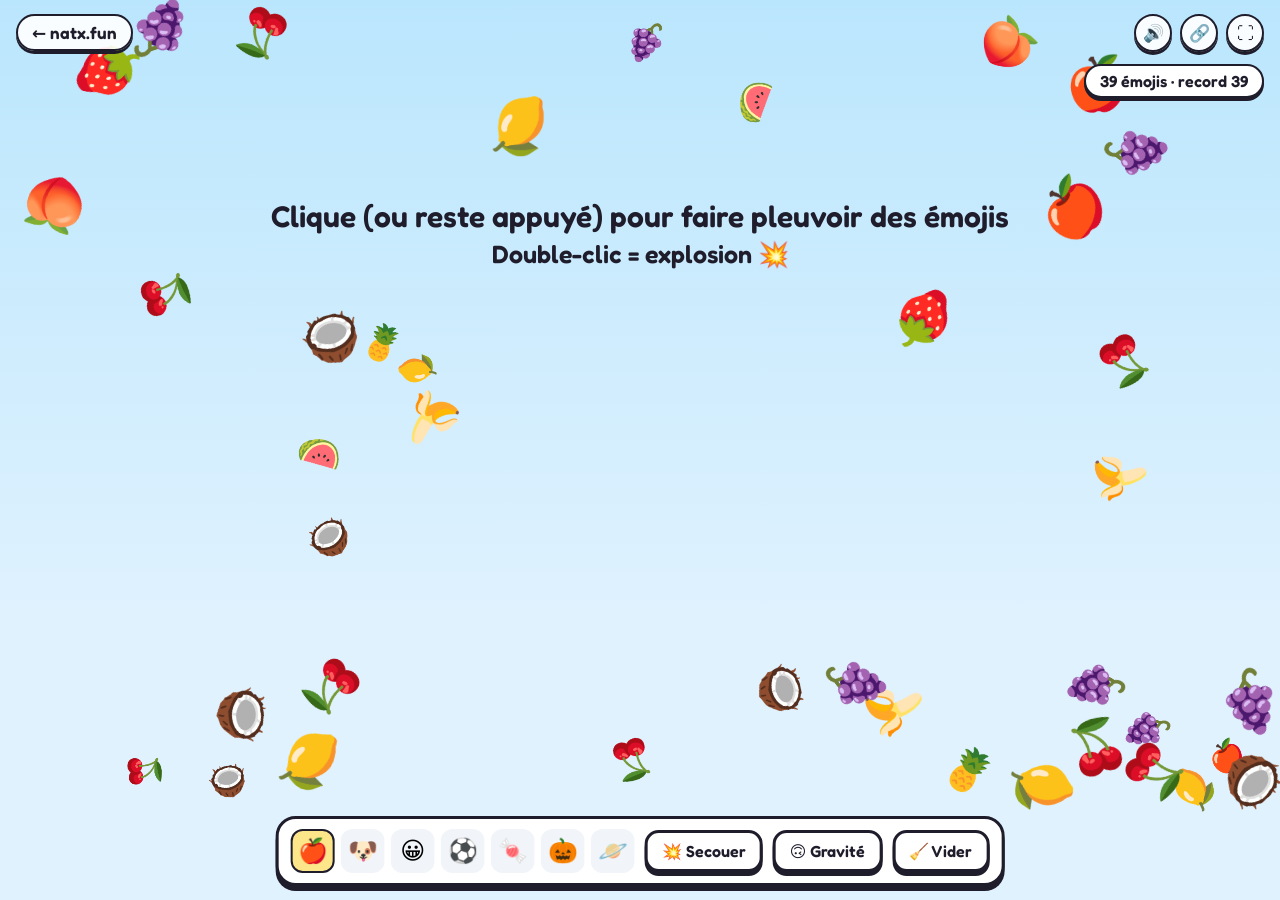
<file: emojis.html>
<!doctype html>
<html lang="fr">
<head>
<meta charset="utf-8">
<meta name="viewport" content="width=device-width, initial-scale=1">
<title>Pluie d'Émojis · natx.fun</title>
<link rel="icon" href="data:image/svg+xml,<svg xmlns='http://www.w3.org/2000/svg' viewBox='0 0 100 100'><text y='.9em' font-size='90'>🍉</text></svg>">
<link rel="stylesheet" href="commun.css?v=2">
<link rel="manifest" href="manifest.webmanifest">
<link rel="apple-touch-icon" href="icone-192.png">
<meta name="theme-color" content="#fbf7f0">
<script src="commun.js?v=2"></script>
<style>
  html, body { height: 100%; overflow: hidden; }
  body { background: linear-gradient(#bae6fd, #e0f2fe 70%); touch-action: none; user-select: none; }
  canvas { position: fixed; inset: 0; width: 100%; height: 100%; cursor: crosshair; }
  .astuce {
    position: fixed; top: 22%; left: 0; right: 0; text-align: center; margin: 0; padding: 0 16px;
    font-family: var(--titre); font-weight: 600; font-size: clamp(20px, 4vw, 30px);
    pointer-events: none; transition: opacity .6s;
  }
  .compte {
    position: fixed; top: 64px; right: 16px; font-family: var(--titre); font-weight: 600; text-align: right;
    background: #fff; border: 2px solid var(--encre); border-radius: 999px; padding: 5px 14px; box-shadow: 0 3px 0 var(--encre);
  }
  .barre {
    position: fixed; left: 50%; bottom: 14px; transform: translateX(-50%);
    width: max-content; max-width: calc(100% - 24px);
    display: flex; flex-wrap: wrap; gap: 10px; align-items: center; justify-content: center;
    background: #fff; border: 3px solid var(--encre); border-radius: 20px; box-shadow: 0 5px 0 var(--encre); padding: 10px 12px;
  }
  .packs { display: flex; flex-wrap: wrap; justify-content: center; gap: 6px; }
  .barre .btn.actif { background: #fde68a; }
  .barre .btn[hidden] { display: none; }
  .pack {
    width: 44px; height: 44px; font-size: 24px; border-radius: 12px; border: 2px solid transparent;
    background: #f1f5f9; cursor: pointer; padding: 0;
  }
  .pack.actif { border-color: var(--encre); background: #fde68a; }
  .barre .btn { font-size: 16px; padding: 8px 14px; }
</style>
</head>
<body>

<a class="retour" href="index.html">← natx.fun</a>
<canvas id="toile"></canvas>
<p class="astuce" id="astuce">Clique (ou reste appuyé) pour faire pleuvoir des émojis<br><small>Double-clic = explosion 💥</small></p>
<div class="compte" id="compte">0 émoji</div>
<nav class="barre" id="barre">
  <div class="packs" id="packs"></div>
  <button class="btn" id="secouer">💥 Secouer</button>
  <button class="btn" id="inverser">🙃 Gravité</button>
  <button class="btn" id="vider">🧹 Vider</button>
  <button class="btn" id="pencher" hidden>📱 Pencher</button>
</nav>

<script>
const PACKS = {
  fruits: ['🍎', '🍊', '🍋', '🍉', '🍇', '🍓', '🍒', '🍑', '🥝', '🍍', '🥥', '🍌'],
  animaux: ['🐶', '🐱', '🐭', '🐹', '🐰', '🦊', '🐻', '🐼', '🐨', '🐯', '🦁', '🐸', '🐵', '🐧', '🐤'],
  tetes: ['😀', '😂', '😎', '🤩', '🥳', '😜', '🤪', '😱', '🤯', '😴', '🤠', '👽', '🤖', '💩'],
  sport: ['⚽', '🏀', '🏈', '⚾', '🎾', '🏐', '🏉', '🎱', '🥎'],
  bonbons: ['🍬', '🍭', '🍫', '🍩', '🍪', '🧁', '🍰', '🍦', '🍿'],
  halloween: ['🎃', '👻', '🦇', '🕷️', '💀', '🍬', '🧙', '🕸️', '🧛'],
  espace: ['🪐', '🚀', '🌍', '🌙', '⭐', '☄️', '👽', '🛸', '☀️'],
};
let gx = 0, gy = 1, record = natx.lire('natx-emojis-record', 0);
const MAX = 600, GRAVITE = 2200, CELL = 60;

const toile = document.getElementById('toile');
const ctx = toile.getContext('2d');
const barre = document.getElementById('barre');
let W, H, sol, dpr;
let balles = [], pack = PACKS.fruits, inverse = false;
let appui = false, sx = 0, sy = 0, dernierAjout = 0;
const images = new Map();

function redimensionner() {
  dpr = Math.min(2, window.devicePixelRatio || 1);
  W = innerWidth; H = innerHeight;
  toile.width = W * dpr; toile.height = H * dpr;
  sol = barre.getBoundingClientRect().top - 10;
}
addEventListener('resize', redimensionner);
redimensionner();

// Chaque émoji est dessiné une seule fois dans une petite image (bien plus rapide)
function image(e) {
  let c = images.get(e);
  if (!c) {
    c = document.createElement('canvas');
    c.width = c.height = 80;
    const g = c.getContext('2d');
    g.font = '64px "Segoe UI Emoji","Apple Color Emoji","Noto Color Emoji",sans-serif';
    g.textAlign = 'center';
    g.textBaseline = 'middle';
    g.fillText(e, 40, 44);
    images.set(e, c);
  }
  return c;
}

function hasard(l) { return l[Math.floor(Math.random() * l.length)]; }

function ajouter(x, y) {
  const r = 14 + Math.random() * 14;
  balles.push({ x, y, px: x - (Math.random() - .5) * 4, py: y - Math.random() * 2, r, m: r * r, e: hasard(pack), a: Math.random() * 6.28 });
  if (balles.length > MAX) balles.shift();
}

function resoudre(a, b) {
  const dx = b.x - a.x, dy = b.y - a.y, min = a.r + b.r, d2 = dx * dx + dy * dy;
  if (d2 >= min * min || d2 < 1e-6) return;
  const d = Math.sqrt(d2), corr = (min - d) / d * .8, tot = a.m + b.m;
  const ka = b.m / tot, kb = a.m / tot;
  a.x -= dx * corr * ka; a.y -= dy * corr * ka;
  b.x += dx * corr * kb; b.y += dy * corr * kb;
}

function collisions() {
  const grille = new Map();
  for (let i = 0; i < balles.length; i++) {
    const b = balles[i];
    const k = Math.floor(b.x / CELL) + Math.floor(b.y / CELL) * 4096;
    let c = grille.get(k);
    if (!c) grille.set(k, c = []);
    c.push(i);
  }
  for (let i = 0; i < balles.length; i++) {
    const a = balles[i];
    const cx = Math.floor(a.x / CELL), cy = Math.floor(a.y / CELL);
    for (let dy = -1; dy <= 1; dy++) for (let dx = -1; dx <= 1; dx++) {
      const c = grille.get(cx + dx + (cy + dy) * 4096);
      if (!c) continue;
      for (const j of c) if (j > i) resoudre(a, balles[j]);
    }
  }
}

function murs() {
  for (const b of balles) {
    const vx = b.x - b.px, vy = b.y - b.py;
    if (b.x < b.r) { b.x = b.r; b.px = b.x + vx * .4; }
    else if (b.x > W - b.r) { b.x = W - b.r; b.px = b.x + vx * .4; }
    if (b.y < b.r) { b.y = b.r; b.py = b.y + vy * .4; b.px = b.x - vx * .92; }
    else if (b.y > sol - b.r) { b.y = sol - b.r; b.py = b.y + vy * .4; b.px = b.x - vx * .92; }
  }
}

// Physique « Verlet » : la vitesse est la différence entre la position actuelle et l'ancienne
function pas(h) {
  const k = GRAVITE * (inverse ? -1 : 1) * h * h, ax = gx * k, ay = gy * k;
  for (const b of balles) {
    const vx = (b.x - b.px) * .998, vy = (b.y - b.py) * .998;
    b.px = b.x; b.py = b.y;
    b.x += vx + ax; b.y += vy + ay;
    b.a += vx / b.r;
  }
  for (let k = 0; k < 2; k++) { collisions(); murs(); }
}

function dessiner() {
  ctx.setTransform(1, 0, 0, 1, 0, 0);
  ctx.clearRect(0, 0, toile.width, toile.height);
  for (const b of balles) {
    const s = b.r * 2.5, c = Math.cos(b.a), sn = Math.sin(b.a);
    ctx.setTransform(c * dpr, sn * dpr, -sn * dpr, c * dpr, b.x * dpr, b.y * dpr);
    ctx.drawImage(image(b.e), -s / 2, -s / 2, s, s);
  }
}

let dernier = performance.now(), reste = 0, img = 0;
const PAS = 1 / 240;
function boucle(t) {
  reste = Math.min(reste + (t - dernier) / 1000, PAS * 8);
  dernier = t;
  if (appui && t - dernierAjout > 35) { ajouter(sx + (Math.random() - .5) * 24, sy); dernierAjout = t; }
  while (reste >= PAS) { pas(PAS); reste -= PAS; }
  dessiner();
  if (++img % 10 === 0) {
    if (balles.length > record) { record = balles.length; if (img % 60 === 0) natx.ecrire('natx-emojis-record', record); }
    document.getElementById('compte').textContent = balles.length + (balles.length > 1 ? ' émojis' : ' émoji') + (record ? ` · record ${record}` : '');
  }
  requestAnimationFrame(boucle);
}
requestAnimationFrame(boucle);

// Deux appuis rapides au même endroit = explosion
let dernierAppui = { t: 0, x: 0, y: 0 };
function exploser(x, y) {
  for (const b of balles) {
    const dx = b.x - x, dy = b.y - y, d = Math.hypot(dx, dy) || 1;
    if (d > 280) continue;
    const force = (1 - d / 280) * 45;
    b.px = b.x - dx / d * force;
    b.py = b.y - dy / d * force;
  }
  natx.bip(130, .35, 'sawtooth', .09, 40);
  natx.vibrer(60);
}
toile.addEventListener('pointerdown', e => {
  const t = performance.now();
  if (t - dernierAppui.t < 320 && Math.hypot(e.clientX - dernierAppui.x, e.clientY - dernierAppui.y) < 40) {
    exploser(e.clientX, e.clientY);
    dernierAppui.t = 0;
    return;
  }
  dernierAppui = { t, x: e.clientX, y: e.clientY };
  appui = true; sx = e.clientX; sy = e.clientY; dernierAjout = 0;
  document.getElementById('astuce').style.opacity = 0;
});
addEventListener('pagehide', () => natx.ecrire('natx-emojis-record', record));

// Raccourcis clavier
addEventListener('keydown', e => {
  const k = e.key.toLowerCase();
  if (k === 's') document.getElementById('secouer').click();
  if (k === 'g') document.getElementById('inverser').click();
  if (k === 'v') document.getElementById('vider').click();
});

// Sur téléphone : la gravité suit l'inclinaison
const pencher = document.getElementById('pencher');
let penche = false;
if ('DeviceOrientationEvent' in window && matchMedia('(pointer: coarse)').matches) pencher.hidden = false;
function orientation(e) {
  if (e.gamma === null) return;
  gx = Math.max(-1, Math.min(1, e.gamma / 45));
  gy = Math.max(-1, Math.min(1, e.beta / 45));
  if (Math.hypot(gx, gy) < .25) gy = .25;
}
pencher.addEventListener('click', async () => {
  if (!penche && typeof DeviceOrientationEvent.requestPermission === 'function') {
    try { if (await DeviceOrientationEvent.requestPermission() !== 'granted') return; } catch { return; }
  }
  penche = !penche;
  pencher.classList.toggle('actif', penche);
  if (penche) { addEventListener('deviceorientation', orientation); natx.toast('📱 Penche ton téléphone !'); }
  else { removeEventListener('deviceorientation', orientation); gx = 0; gy = 1; }
});
addEventListener('pointermove', e => { sx = e.clientX; sy = e.clientY; });
addEventListener('pointerup', () => appui = false);
addEventListener('pointercancel', () => appui = false);

const packsEl = document.getElementById('packs');
for (const [nom, liste] of Object.entries(PACKS)) {
  const b = document.createElement('button');
  b.className = 'pack' + (liste === pack ? ' actif' : '');
  b.textContent = liste[0];
  b.title = nom;
  b.addEventListener('click', () => {
    pack = liste;
    packsEl.querySelectorAll('.pack').forEach(p => p.classList.toggle('actif', p === b));
  });
  packsEl.appendChild(b);
}

document.getElementById('secouer').addEventListener('click', () => {
  const sens = inverse ? -1 : 1;
  for (const b of balles) {
    b.px = b.x + (Math.random() - .5) * 30;
    b.py = b.y + sens * (10 + Math.random() * 25);
  }
});
document.getElementById('inverser').addEventListener('click', () => inverse = !inverse);
document.getElementById('vider').addEventListener('click', () => balles = []);

// Petite pluie de départ
let n = 0;
const depart = setInterval(() => {
  ajouter(40 + Math.random() * (W - 80), -20);
  if (++n >= 40) clearInterval(depart);
}, 30);
</script>
</body>
</html>
</file>
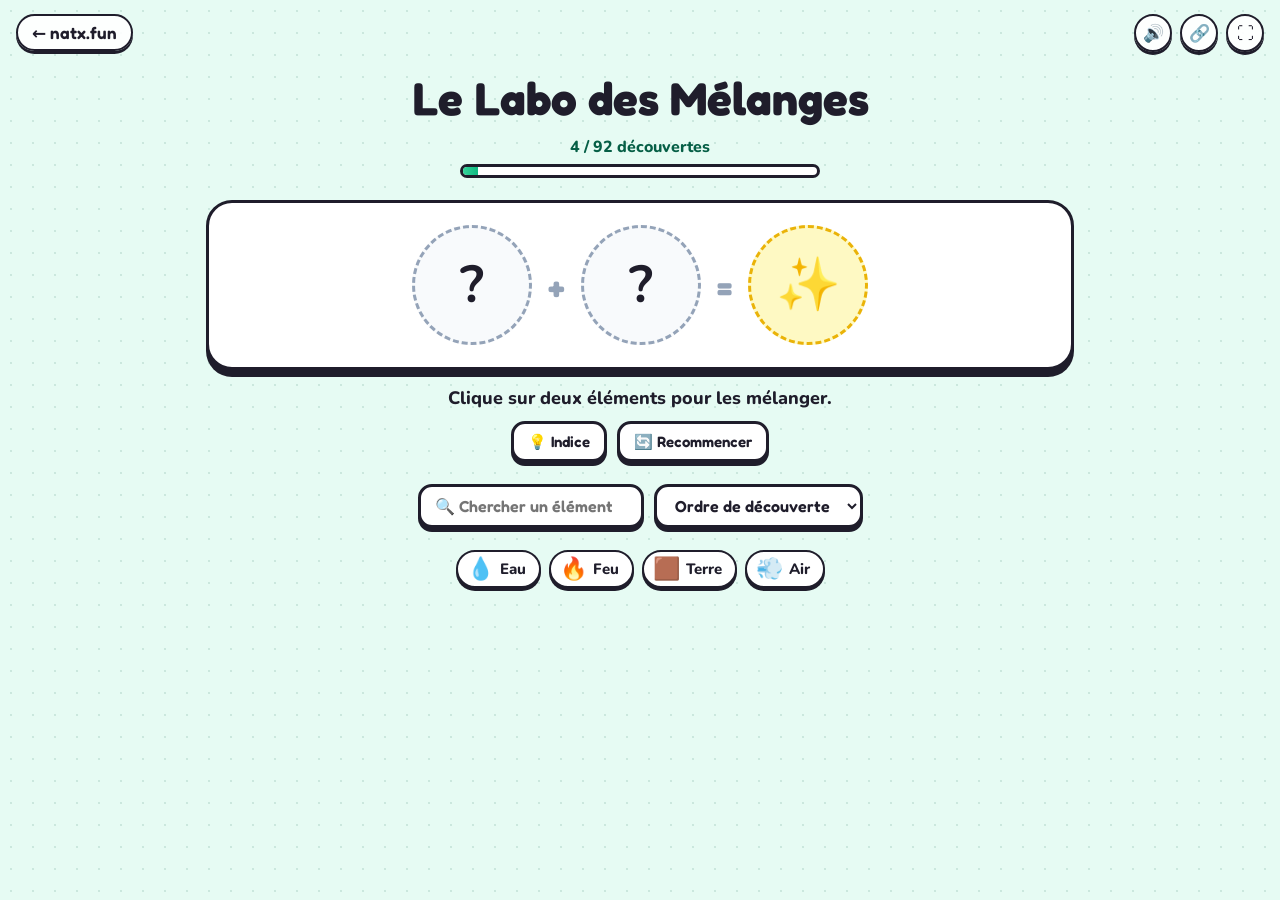
<file: labo.html>
<!doctype html>
<html lang="fr">
<head>
<meta charset="utf-8">
<meta name="viewport" content="width=device-width, initial-scale=1">
<title>Le Labo des Mélanges · natx.fun</title>
<link rel="icon" href="data:image/svg+xml,<svg xmlns='http://www.w3.org/2000/svg' viewBox='0 0 100 100'><text y='.9em' font-size='90'>🧪</text></svg>">
<link rel="stylesheet" href="commun.css?v=2">
<link rel="manifest" href="manifest.webmanifest">
<link rel="apple-touch-icon" href="icone-192.png">
<meta name="theme-color" content="#fbf7f0">
<script src="commun.js?v=2"></script>
<style>
  body { background-color: #e6fbf3; background-image: radial-gradient(rgba(6, 95, 70, .12) 1.2px, transparent 1.3px); }
  .page { max-width: 900px; margin: 0 auto; padding: 70px 16px 40px; text-align: center; }
  h1 { font-family: var(--titre); font-weight: 700; font-size: clamp(30px, 6vw, 46px); margin: 0; }
  .progres { max-width: 360px; margin: 10px auto 22px; }
  .progres p { margin: 0 0 6px; font-weight: 800; color: #065f46; }
  .barre-p { height: 14px; background: #fff; border: 3px solid var(--encre); border-radius: 999px; overflow: hidden; }
  .barre-p i { display: block; height: 100%; background: linear-gradient(90deg, #34d399, #10b981); transition: width .5s; }

  .etabli {
    display: flex; align-items: center; justify-content: center; gap: clamp(8px, 2vw, 16px);
    background: #fff; border: 3px solid var(--encre); border-radius: 26px; box-shadow: 0 7px 0 var(--encre); padding: 22px 12px;
  }
  .op { font-family: var(--titre); font-weight: 700; font-size: 34px; color: #94a3b8; }
  .slot {
    width: clamp(86px, 20vw, 120px); height: clamp(86px, 20vw, 120px); border-radius: 50%;
    border: 3px dashed #94a3b8; background: #f8fafc; display: flex; flex-direction: column; align-items: center; justify-content: center;
    cursor: pointer; padding: 0; color: var(--encre); transition: transform .15s;
  }
  .slot.plein { border-style: solid; border-color: var(--encre); background: #fff; }
  .slot b { font-size: clamp(38px, 9vw, 52px); line-height: 1; }
  .slot small { font-weight: 800; font-size: 13px; margin-top: 4px; max-width: 90%; }
  .slot.resultat { cursor: default; background: #fef9c3; border-color: #eab308; }
  .slot.resultat.trouve { animation: trouve .6s cubic-bezier(.3, 1.6, .5, 1); background: #fde68a; border-style: solid; box-shadow: 0 0 0 8px rgba(250, 204, 21, .35); }
  .slot.resultat.rate { animation: secoue .4s; }
  @keyframes trouve { from { transform: scale(.4) rotate(-20deg); } }
  @keyframes secoue { 25% { transform: translateX(-8px); } 75% { transform: translateX(8px); } }
  .message { font-weight: 800; font-size: 18px; min-height: 1.6em; margin: 16px 0 6px; }
  .actions { display: flex; gap: 10px; justify-content: center; flex-wrap: wrap; margin-bottom: 22px; }
  .actions .btn { font-size: 15px; padding: 8px 14px; }

  .inventaire { display: flex; flex-wrap: wrap; gap: 8px; justify-content: center; }
  .el {
    display: inline-flex; align-items: center; gap: 6px; background: #fff; border: 2px solid var(--encre); border-radius: 999px;
    padding: 6px 13px 6px 9px; font-weight: 800; font-size: 15px; cursor: pointer; color: var(--encre);
    box-shadow: 0 3px 0 var(--encre); transition: transform .08s, box-shadow .08s;
  }
  .el span { font-size: 22px; line-height: 1; }
  .el:hover { transform: translateY(-2px); box-shadow: 0 5px 0 var(--encre); }
  .el:active { transform: translateY(2px); box-shadow: 0 1px 0 var(--encre); }
  .el.choisi { background: #fde68a; }
  .el.nouveau { animation: nouveau 1.2s; background: #d1fae5; }
  .el.epuise { opacity: .5; }
  @keyframes nouveau { 0% { transform: scale(0); } 50% { transform: scale(1.25); } }
  .confetti { position: fixed; top: -20px; width: 10px; height: 14px; z-index: 50; pointer-events: none; animation: tombe linear forwards; }
  @keyframes tombe { to { transform: translateY(110vh) rotate(720deg); } }
</style>
</head>
<body>

<a class="retour" href="index.html">← natx.fun</a>

<main class="page">
  <h1>Le Labo des Mélanges</h1>
  <div class="progres">
    <p id="compte">4 / 80 découvertes</p>
    <div class="barre-p"><i id="barre-p"></i></div>
  </div>

  <section class="etabli">
    <button class="slot" id="s0" aria-label="Premier ingrédient"><b>?</b></button>
    <span class="op">+</span>
    <button class="slot" id="s1" aria-label="Deuxième ingrédient"><b>?</b></button>
    <span class="op">=</span>
    <div class="slot resultat" id="res"><b>✨</b></div>
  </section>
  <p class="message" id="message">Clique sur deux éléments pour les mélanger.</p>
  <div class="actions">
    <button class="btn" id="indice">💡 Indice</button>
    <button class="btn" id="recommencer">🔄 Recommencer</button>
  </div>
  <div class="actions">
    <input class="btn" id="recherche" type="search" placeholder="🔍 Chercher un élément" aria-label="Chercher un élément" style="font-size:16px;cursor:text">
    <select class="btn" id="tri" aria-label="Trier" style="font-size:16px">
      <option value="ordre">Ordre de découverte</option>
      <option value="az">A → Z</option>
    </select>
  </div>
  <div class="inventaire" id="inventaire"></div>
</main>

<script>
const E = {
  eau: ['💧', 'Eau'], feu: ['🔥', 'Feu'], terre: ['🟫', 'Terre'], air: ['💨', 'Air'],
  vapeur: ['♨️', 'Vapeur'], boue: ['🟤', 'Boue'], lave: ['🌋', 'Lave'], energie: ['⚡', 'Énergie'], pluie: ['🌧️', 'Pluie'],
  poussiere: ['🌫️', 'Poussière'], pierre: ['🪨', 'Pierre'], metal: ['🔩', 'Métal'], sable: ['🟨', 'Sable'], verre: ['🪟', 'Verre'],
  plante: ['🌱', 'Plante'], arbre: ['🌳', 'Arbre'], nuage: ['☁️', 'Nuage'], orage: ['⛈️', 'Orage'], tornade: ['🌪️', 'Tornade'],
  soleil: ['☀️', 'Soleil'], fleur: ['🌻', 'Fleur'], arcenciel: ['🌈', 'Arc-en-ciel'],
  vie: ['🧬', 'Vie'], poisson: ['🐟', 'Poisson'], oiseau: ['🐦', 'Oiseau'], ver: ['🪱', 'Ver de terre'], abeille: ['🐝', 'Abeille'],
  miel: ['🍯', 'Miel'], cochon: ['🐷', 'Cochon'], licorne: ['🦄', 'Licorne'], lezard: ['🦎', 'Lézard'], dragon: ['🐉', 'Dragon'],
  dinosaure: ['🦖', 'Dinosaure'], bois: ['🪵', 'Bois'], outil: ['🔨', 'Outil'], feucamp: ['🏕️', 'Feu de camp'], humain: ['🧍', 'Humain'],
  fermier: ['🧑‍🌾', 'Fermier'], patate: ['🥔', 'Patate'], frites: ['🍟', 'Frites'], puree: ['🥣', 'Purée'], flemmard: ['🛋️', 'Flemmard'],
  chat: ['🐱', 'Chat'], cuisinier: ['🧑‍🍳', 'Cuisinier'], electricite: ['🔌', 'Électricité'], ampoule: ['💡', 'Idée lumineuse'],
  robot: ['🤖', 'Robot'], cyborg: ['🦾', 'Cyborg'], ordinateur: ['💻', 'Ordinateur'], internet: ['🌐', 'Internet'], gamer: ['🎮', 'Gamer'],
  jeuvideo: ['👾', 'Jeu vidéo'], meme: ['😹', 'Mème'], influenceur: ['🤳', 'Influenceur'], natx: ['🎈', 'natx.fun'],
  lac: ['🏞️', 'Lac'], mer: ['🌊', 'Mer'], sel: ['🧂', 'Sel'], plage: ['🏖️', 'Plage'], vacances: ['😎', 'Vacances'],
  montagne: ['⛰️', 'Montagne'], neige: ['❄️', 'Neige'], glace: ['🧊', 'Glace'], bonhomme: ['⛄', 'Bonhomme de neige'],
  sablier: ['⏳', 'Temps'], papy: ['👴', 'Papy'], squelette: ['💀', 'Squelette'], nuit: ['🌙', 'Nuit'], lune: ['🌕', 'Lune'],
  fantome: ['👻', 'Fantôme'], citrouille: ['🎃', 'Citrouille'], foret: ['🌲', 'Forêt'], ours: ['🐻', 'Ours'], nounours: ['🧸', 'Nounours'],
  avion: ['✈️', 'Avion'], fusee: ['🚀', 'Fusée'], espace: ['🌌', 'Espace'], alien: ['👽', 'Extraterrestre'], planete: ['🪐', 'Planète'],
  chevalier: ['⚔️', 'Chevalier'],
  chauvesouris: ['🦇', 'Chauve-souris'], vampire: ['🧛', 'Vampire'], zombie: ['🧟', 'Zombie'], cactus: ['🌵', 'Cactus'],
  manchot: ['🐧', 'Manchot'], ourspolaire: ['🐻‍❄️', 'Ours polaire'], champignon: ['🍄', 'Champignon'], escargot: ['🐌', 'Escargot'],
  baleine: ['🐋', 'Baleine'], satellite: ['🛰️', 'Satellite'], pain: ['🍞', 'Pain'], pizza: ['🍕', 'Pizza'],
};
const RECETTES = [
  ['eau', 'feu', 'vapeur'], ['eau', 'terre', 'boue'], ['feu', 'terre', 'lave'], ['air', 'feu', 'energie'], ['air', 'eau', 'pluie'],
  ['air', 'terre', 'poussiere'], ['lave', 'eau', 'pierre'], ['lave', 'air', 'pierre'], ['pierre', 'feu', 'metal'], ['pierre', 'air', 'sable'],
  ['sable', 'feu', 'verre'], ['pluie', 'terre', 'plante'], ['plante', 'pluie', 'arbre'], ['vapeur', 'air', 'nuage'], ['nuage', 'energie', 'orage'],
  ['orage', 'air', 'tornade'], ['nuage', 'feu', 'soleil'], ['plante', 'soleil', 'fleur'], ['pluie', 'soleil', 'arcenciel'],
  ['energie', 'boue', 'vie'], ['vie', 'eau', 'poisson'], ['vie', 'air', 'oiseau'], ['vie', 'terre', 'ver'], ['vie', 'fleur', 'abeille'],
  ['abeille', 'fleur', 'miel'], ['vie', 'boue', 'cochon'], ['vie', 'arcenciel', 'licorne'], ['vie', 'sable', 'lezard'],
  ['lezard', 'feu', 'dragon'], ['lezard', 'sablier', 'dinosaure'], ['arbre', 'metal', 'bois'], ['metal', 'bois', 'outil'],
  ['bois', 'feu', 'feucamp'], ['vie', 'outil', 'humain'], ['humain', 'plante', 'fermier'], ['fermier', 'terre', 'patate'],
  ['patate', 'feu', 'frites'], ['patate', 'eau', 'puree'], ['humain', 'patate', 'flemmard'], ['vie', 'flemmard', 'chat'],
  ['humain', 'feu', 'cuisinier'], ['cuisinier', 'patate', 'frites'], ['energie', 'metal', 'electricite'], ['electricite', 'verre', 'ampoule'],
  ['electricite', 'metal', 'robot'], ['robot', 'humain', 'cyborg'], ['sable', 'electricite', 'ordinateur'], ['ordinateur', 'ordinateur', 'internet'],
  ['humain', 'ordinateur', 'gamer'], ['gamer', 'ordinateur', 'jeuvideo'], ['internet', 'chat', 'meme'], ['internet', 'humain', 'influenceur'],
  ['internet', 'jeuvideo', 'natx'], ['eau', 'eau', 'lac'], ['lac', 'lac', 'mer'], ['mer', 'feu', 'sel'], ['sable', 'mer', 'plage'],
  ['plage', 'soleil', 'vacances'], ['terre', 'terre', 'montagne'], ['nuage', 'montagne', 'neige'], ['neige', 'eau', 'glace'],
  ['neige', 'humain', 'bonhomme'], ['sable', 'verre', 'sablier'], ['humain', 'sablier', 'papy'], ['papy', 'sablier', 'squelette'],
  ['soleil', 'sablier', 'nuit'], ['pierre', 'nuit', 'lune'], ['humain', 'nuit', 'fantome'], ['plante', 'nuit', 'citrouille'],
  ['arbre', 'arbre', 'foret'], ['vie', 'foret', 'ours'], ['ours', 'miel', 'nounours'], ['metal', 'oiseau', 'avion'], ['avion', 'feu', 'fusee'],
  ['fusee', 'nuit', 'espace'], ['vie', 'espace', 'alien'], ['terre', 'espace', 'planete'], ['dragon', 'humain', 'chevalier'],
  ['glace', 'feu', 'eau'],
  ['oiseau', 'nuit', 'chauvesouris'], ['chauvesouris', 'humain', 'vampire'], ['squelette', 'vie', 'zombie'], ['plante', 'sable', 'cactus'],
  ['oiseau', 'glace', 'manchot'], ['ours', 'neige', 'ourspolaire'], ['foret', 'pluie', 'champignon'], ['ver', 'pierre', 'escargot'],
  ['poisson', 'montagne', 'baleine'], ['fusee', 'ordinateur', 'satellite'], ['cuisinier', 'plante', 'pain'], ['cuisinier', 'pain', 'pizza'],
];
const BASE = ['eau', 'feu', 'terre', 'air'];
const TOTAL = Object.keys(E).length;
const cle = (a, b) => [a, b].sort().join('+');
const TABLE = new Map(RECETTES.map(([a, b, r]) => [cle(a, b), r]));

let connus = [...BASE], choix = [null, null], bloque = false, dernierNouveau = null;
try {
  const s = JSON.parse(localStorage.getItem('natx-labo'));
  if (Array.isArray(s)) connus = [...new Set([...BASE, ...s.filter(id => E[id])])];
} catch {}
function sauver() { try { localStorage.setItem('natx-labo', JSON.stringify(connus)); } catch {} }

const slots = [document.getElementById('s0'), document.getElementById('s1')];
const res = document.getElementById('res');
const message = document.getElementById('message');
const inventaire = document.getElementById('inventaire');
const recherche = document.getElementById('recherche'), tri = document.getElementById('tri');
const simplifier = s => s.normalize('NFD').replace(/[̀-ͯ]/g, '').toLowerCase();
// Texte d'aide : comment on fabrique cet élément
function recette(id) {
  if (BASE.includes(id)) return 'Élément de base';
  const r = RECETTES.find(([, , res]) => res === id);
  return `Fabriqué avec : ${E[r[0]][0]} ${E[r[0]][1]} + ${E[r[1]][0]} ${E[r[1]][1]}`;
}
recherche.addEventListener('input', () => afficherInventaire());
tri.addEventListener('change', () => afficherInventaire());

function remplir(el, id) {
  el.classList.toggle('plein', !!id);
  el.innerHTML = id ? `<b>${E[id][0]}</b><small>${E[id][1]}</small>` : '<b>?</b>';
}

// Un élément est « épuisé » quand toutes ses recettes donnent des choses déjà trouvées
function epuise(id) {
  return !RECETTES.some(([a, b, r]) => (a === id || b === id) && !connus.includes(r));
}

function afficherInventaire() {
  const q = simplifier(recherche.value.trim());
  const liste = connus.filter(id => !q || simplifier(E[id][1]).includes(q));
  if (tri.value === 'az') liste.sort((a, b) => E[a][1].localeCompare(E[b][1], 'fr'));
  inventaire.replaceChildren(...liste.map(id => {
    const b = document.createElement('button');
    b.className = 'el' + (choix.includes(id) ? ' choisi' : '') + (id === dernierNouveau ? ' nouveau' : '') + (epuise(id) ? ' epuise' : '');
    b.innerHTML = `<span>${E[id][0]}</span>${E[id][1]}`;
    b.title = recette(id) + (epuise(id) ? ' · plus rien à découvrir avec' : '');
    b.addEventListener('click', () => choisir(id));
    return b;
  }));
  document.getElementById('compte').textContent = `${connus.length} / ${TOTAL} découvertes`;
  document.getElementById('barre-p').style.width = connus.length / TOTAL * 100 + '%';
}

function choisir(id) {
  if (bloque) return;
  const k = choix[0] === null ? 0 : 1;
  choix[k] = id;
  remplir(slots[k], id);
  afficherInventaire();
  if (k === 1) melanger();
}

function vider() {
  choix = [null, null];
  slots.forEach(s => remplir(s, null));
  res.className = 'slot resultat';
  res.innerHTML = '<b>✨</b>';
  bloque = false;
  afficherInventaire();
}

function melanger() {
  bloque = true;
  const r = TABLE.get(cle(choix[0], choix[1]));
  res.className = 'slot resultat';
  void res.offsetWidth;
  if (!r) {
    res.classList.add('rate');
    natx.son('rate');
    res.innerHTML = '<b>💨</b>';
    message.textContent = 'Rien ne se passe… 🤔';
    setTimeout(vider, 900);
    return;
  }
  res.innerHTML = `<b>${E[r][0]}</b><small>${E[r][1]}</small>`;
  if (connus.includes(r)) {
    res.classList.add('plein');
    message.textContent = `Déjà découvert : ${E[r][0]} ${E[r][1]}`;
    dernierNouveau = null;
  } else {
    res.classList.add('trouve');
    natx.son('tada');
    connus.push(r);
    dernierNouveau = r;
    sauver();
    if (r === 'natx') message.textContent = '🎈 Tu as trouvé… ce site ! Bien joué, petit génie.';
    else if (connus.length === TOTAL) message.textContent = `🏆 INCROYABLE ! Tu as tout découvert (${TOTAL}/${TOTAL}) !`;
    else message.textContent = `✨ Nouvelle découverte : ${E[r][0]} ${E[r][1]} !`;
    if (r === 'natx' || connus.length === TOTAL) confettis();
  }
  setTimeout(vider, 1300);
}

function confettis() {
  const couleurs = ['#ff5a36', '#ffd23f', '#3ddc97', '#38bdf8', '#a78bfa', '#ff8fab'];
  for (let i = 0; i < 100; i++) {
    const c = document.createElement('i');
    c.className = 'confetti';
    c.style.left = Math.random() * 100 + 'vw';
    c.style.background = couleurs[i % couleurs.length];
    c.style.animationDuration = 2 + Math.random() * 2.5 + 's';
    c.style.animationDelay = Math.random() * .6 + 's';
    document.body.appendChild(c);
    setTimeout(() => c.remove(), 5500);
  }
}

slots.forEach((s, k) => s.addEventListener('click', () => {
  if (bloque || choix[k] === null) return;
  choix[k] = null;
  if (k === 0 && choix[1]) choix = [choix[1], null];
  remplir(slots[0], choix[0]);
  remplir(slots[1], choix[1]);
  afficherInventaire();
}));

document.getElementById('indice').addEventListener('click', () => {
  const possibles = RECETTES.filter(([a, b, r]) => connus.includes(a) && connus.includes(b) && !connus.includes(r));
  if (!possibles.length) { message.textContent = '🏆 Tu as déjà tout trouvé !'; return; }
  const [a] = possibles[Math.floor(Math.random() * possibles.length)];
  message.textContent = `💡 Essaie de mélanger ${E[a][0]} ${E[a][1]} avec quelque chose…`;
});

document.getElementById('recommencer').addEventListener('click', () => {
  if (!confirm('Tout recommencer ? Tes découvertes seront effacées.')) return;
  connus = [...BASE];
  dernierNouveau = null;
  sauver();
  vider();
  message.textContent = 'Clique sur deux éléments pour les mélanger.';
});

afficherInventaire();
</script>
</body>
</html>
</file>
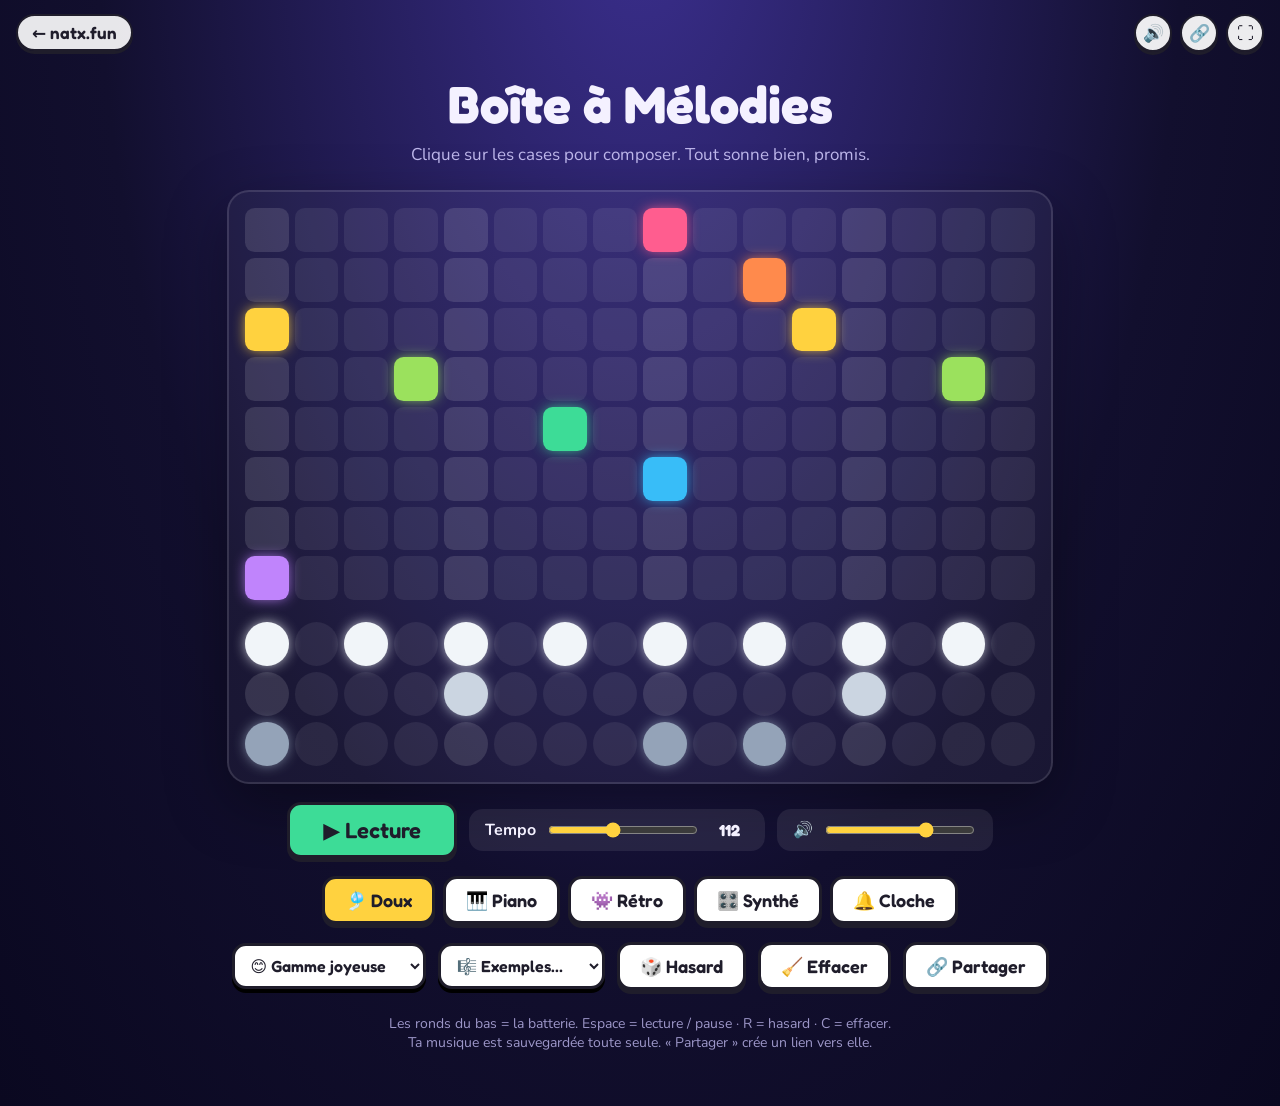
<file: melodie.html>
<!doctype html>
<html lang="fr">
<head>
<meta charset="utf-8">
<meta name="viewport" content="width=device-width, initial-scale=1">
<title>Boîte à Mélodies · natx.fun</title>
<link rel="icon" href="data:image/svg+xml,<svg xmlns='http://www.w3.org/2000/svg' viewBox='0 0 100 100'><text y='.9em' font-size='90'>🎹</text></svg>">
<link rel="stylesheet" href="commun.css?v=2">
<link rel="manifest" href="manifest.webmanifest">
<link rel="apple-touch-icon" href="icone-192.png">
<meta name="theme-color" content="#fbf7f0">
<script src="commun.js?v=2"></script>
<style>
  body { background: radial-gradient(ellipse at 50% -10%, #3b2f8f, #120f2e 60%, #0a0820); color: #f4f1ff; min-height: 100vh; }
  .page { max-width: 960px; margin: 0 auto; padding: 72px 16px 40px; text-align: center; }
  h1 { font-family: var(--titre); font-weight: 700; font-size: clamp(34px, 6vw, 52px); margin: 0; }
  .sous { color: #bdb6ea; font-size: 17px; margin: 8px 0 24px; }
  .grille {
    display: grid; grid-template-columns: repeat(16, 1fr); gap: clamp(3px, .7vw, 6px);
    max-width: max(320px, calc((100vh - 330px) * 1.45)); margin: 0 auto;
    padding: clamp(8px, 2vw, 16px); background: rgba(255, 255, 255, .04);
    border: 2px solid rgba(255, 255, 255, .12); border-radius: 22px;
    box-shadow: 0 20px 60px rgba(0, 0, 0, .35); touch-action: none; user-select: none;
  }
  .case {
    aspect-ratio: 1; border-radius: 22%; background: rgba(255, 255, 255, .07); cursor: pointer;
    transition: background .15s, transform .15s, box-shadow .25s, filter .15s;
  }
  .case.temps { background: rgba(255, 255, 255, .12); }
  .case.batterie { border-radius: 50%; }
  .case.on { background: var(--c); box-shadow: 0 0 14px -2px var(--c); }
  .case.col:not(.on) { background: rgba(255, 255, 255, .22); }
  .case.on.col { transform: scale(1.2); box-shadow: 0 0 26px 2px var(--c); filter: brightness(1.3); }
  .sep { grid-column: 1 / -1; height: clamp(4px, 1vw, 10px); }
  .commandes { display: flex; flex-wrap: wrap; gap: 12px; justify-content: center; align-items: center; margin-top: 18px; }
  .btn.actif { background: #ffd23f; }
  .lecture { font-size: 22px; padding: 12px 28px; background: #3ddc97; min-width: 170px; }
  .tempo { display: flex; align-items: center; gap: 10px; font-weight: 700; background: rgba(255, 255, 255, .08); padding: 10px 16px; border-radius: 14px; }
  .tempo input { accent-color: #ffd23f; width: 150px; }
  .tempo span { min-width: 2.4em; font-family: var(--titre); }
  .instruments { display: flex; gap: 8px; flex-wrap: wrap; justify-content: center; }
  .astuce { color: #9d97c9; font-size: 14px; margin-top: 24px; }
  .choix {
    font: inherit; font-family: var(--titre); font-weight: 600; font-size: 16px; padding: 9px 12px; cursor: pointer;
    border: 3px solid var(--encre); border-radius: 14px; background: #fff; color: var(--encre); box-shadow: 0 4px 0 #000;
  }
  /* Sur téléphone : cases plus hautes pour viser plus facilement avec le doigt */
  @media (max-width: 640px) {
    .page { padding: 62px 8px 30px; }
    .sous { margin-bottom: 14px; }
    .grille { gap: 3px; padding: 6px; border-radius: 14px; }
    .case { aspect-ratio: 3 / 4; border-radius: 6px; }
    .commandes { gap: 8px; margin-top: 12px; }
    .tempo { padding: 8px 12px; }
    .tempo input { width: 100px; }
    .instruments .btn, .commandes > .btn:not(.lecture) { font-size: 15px; padding: 8px 11px; }
  }
</style>
</head>
<body>

<a class="retour" href="index.html">← natx.fun</a>

<main class="page">
  <h1>Boîte à Mélodies</h1>
  <p class="sous">Clique sur les cases pour composer. Tout sonne bien, promis.</p>
  <div class="grille" id="grille"></div>
  <div class="commandes">
    <button class="btn lecture" id="lecture">▶ Lecture</button>
    <label class="tempo">Tempo <input type="range" id="tempo" min="70" max="170" value="112"> <span id="bpm">112</span></label>
    <label class="tempo">🔊 <input type="range" id="volume" min="0" max="100" value="70" aria-label="Volume"></label>
  </div>
  <div class="commandes">
    <div class="instruments" id="instruments">
      <button class="btn actif" data-i="doux">🎐 Doux</button>
      <button class="btn" data-i="piano">🎹 Piano</button>
      <button class="btn" data-i="retro">👾 Rétro</button>
      <button class="btn" data-i="synthe">🎛️ Synthé</button>
      <button class="btn" data-i="cloche">🔔 Cloche</button>
    </div>
  </div>
  <div class="commandes">
    <select class="choix" id="gamme" aria-label="Gamme">
      <option value="joyeuse">😊 Gamme joyeuse</option>
      <option value="mystere">🕵️ Gamme mystère</option>
      <option value="asie">🏯 Gamme Asie</option>
    </select>
    <select class="choix" id="exemples" aria-label="Exemples">
      <option value="">🎼 Exemples…</option>
      <option value="joyeuse">Petite balade</option>
      <option value="mystere">Enquête de nuit</option>
      <option value="fete">C'est la fête</option>
    </select>
    <button class="btn" id="hasard">🎲 Hasard</button>
    <button class="btn" id="effacer">🧹 Effacer</button>
    <button class="btn" id="partager">🔗 Partager</button>
  </div>
  <p class="astuce">Les ronds du bas = la batterie. Espace = lecture / pause · R = hasard · C = effacer.<br>Ta musique est sauvegardée toute seule. « Partager » crée un lien vers elle.</p>
</main>

<script>
// Gammes à 5 notes : impossible de faire une fausse note
const GAMMES = {
  joyeuse: [659.25, 587.33, 523.25, 440, 392, 329.63, 293.66, 261.63],
  mystere: [698.46, 622.25, 523.25, 466.16, 392, 349.23, 311.13, 261.63],
  asie: [880, 698.46, 659.25, 523.25, 493.88, 440, 349.23, 329.63],
};
let NOTES = GAMMES.joyeuse, gamme = 'joyeuse';
const COULEURS = ['#ff5d8f', '#ff8a4c', '#ffd23f', '#9be15d', '#3ddc97', '#38bdf8', '#818cf8', '#c084fc'];
const COULEURS_BATTERIE = ['#f1f5f9', '#cbd5e1', '#94a3b8'];
const PAS = 16, LIGNES = NOTES.length + 3;
const INSTRUMENTS = {
  doux: { type: 'sine', duree: .55, vol: .35 },
  piano: { type: 'triangle', duree: 1, vol: .3, harmonique: .25 },
  retro: { type: 'square', duree: .2, vol: .1 },
  synthe: { type: 'sawtooth', duree: .4, vol: .1, filtre: 1600 },
  cloche: { type: 'triangle', duree: 1.5, vol: .32 },
};
const EXEMPLES = {
  joyeuse: { gamme: 'joyeuse', bpm: 112, instrument: 'doux', notes: null },
  mystere: { gamme: 'mystere', bpm: 84, instrument: 'cloche', notes: [[7, 0], [3, 0], [5, 3], [4, 6], [2, 8], [3, 10], [1, 12], [4, 14], [10, 0], [10, 8], [8, 4], [8, 12], [9, 12]] },
  fete: { gamme: 'joyeuse', bpm: 132, instrument: 'retro', notes: [[5, 0], [4, 2], [2, 4], [4, 6], [3, 8], [2, 10], [1, 12], [0, 14], [7, 0], [7, 4], [6, 8], [6, 12],
    [10, 0], [10, 4], [10, 8], [10, 12], [9, 4], [9, 12], [8, 1], [8, 3], [8, 5], [8, 7], [8, 9], [8, 11], [8, 13], [8, 15]] },
};
let volume = natx.lire('natx-melodie-volume', .7);
const gainMaitre = () => natx.estMuet() ? 0 : volume * .7;
const DEMO = [[2, 0], [3, 3], [4, 6], [0, 8], [1, 10], [2, 11], [3, 14], [7, 0], [5, 8],
  [8, 0], [8, 2], [8, 4], [8, 6], [8, 8], [8, 10], [8, 12], [8, 14], [9, 4], [9, 12], [10, 0], [10, 8], [10, 10]];

let motif = Array.from({ length: LIGNES }, () => Array(PAS).fill(false));
let bpm = 112, instrument = 'doux';
const grille = document.getElementById('grille');
const cellules = [];

for (let r = 0; r < LIGNES; r++) {
  if (r === NOTES.length) grille.appendChild(Object.assign(document.createElement('div'), { className: 'sep' }));
  cellules[r] = [];
  for (let s = 0; s < PAS; s++) {
    const c = document.createElement('div');
    c.className = 'case' + (s % 4 === 0 ? ' temps' : '') + (r >= NOTES.length ? ' batterie' : '');
    c.dataset.r = r; c.dataset.s = s;
    c.style.setProperty('--c', r < NOTES.length ? COULEURS[r] : COULEURS_BATTERIE[r - NOTES.length]);
    grille.appendChild(c);
    cellules[r][s] = c;
  }
}

function afficherMotif() {
  for (let r = 0; r < LIGNES; r++) for (let s = 0; s < PAS; s++) cellules[r][s].classList.toggle('on', motif[r][s]);
}

/* ---------- Son ---------- */
let ctx, maitre, echo, bruit;
function audio() {
  if (ctx) { if (ctx.state === 'suspended') ctx.resume(); return; }
  ctx = new (window.AudioContext || window.webkitAudioContext)();
  const comp = ctx.createDynamicsCompressor();
  comp.connect(ctx.destination);
  maitre = ctx.createGain(); maitre.gain.value = gainMaitre(); maitre.connect(comp);
  // Petit écho pour un son plus joli (il passe aussi par le volume général)
  echo = ctx.createDelay(1); echo.delayTime.value = .27;
  const retour = ctx.createGain(); retour.gain.value = .3;
  const mix = ctx.createGain(); mix.gain.value = .22;
  echo.connect(retour); retour.connect(echo); echo.connect(mix); mix.connect(maitre);
  bruit = ctx.createBuffer(1, ctx.sampleRate, ctx.sampleRate);
  const d = bruit.getChannelData(0);
  for (let i = 0; i < d.length; i++) d[i] = Math.random() * 2 - 1;
}

function note(f, t) {
  const i = INSTRUMENTS[instrument];
  const g = ctx.createGain();
  g.gain.setValueAtTime(0, t);
  g.gain.linearRampToValueAtTime(i.vol, t + .008);
  g.gain.exponentialRampToValueAtTime(.0001, t + i.duree);
  let sortie = g;
  if (i.filtre) {
    const filtre = ctx.createBiquadFilter();
    filtre.type = 'lowpass'; filtre.frequency.value = i.filtre;
    g.connect(filtre);
    sortie = filtre;
  }
  sortie.connect(maitre); sortie.connect(echo);
  // Le piano ajoute la même note une octave plus haut, plus doucement
  const oscillateurs = i.harmonique ? [[f, 1], [f * 2, i.harmonique]] : [[f, 1]];
  for (const [freq, niveau] of oscillateurs) {
    const o = ctx.createOscillator(), go = ctx.createGain();
    o.type = i.type; o.frequency.value = freq; go.gain.value = niveau;
    o.connect(go); go.connect(g);
    o.start(t); o.stop(t + i.duree + .05);
  }
}

function bruitFiltre(t, type, freq, vol, duree) {
  const s = ctx.createBufferSource(), f = ctx.createBiquadFilter(), g = ctx.createGain();
  s.buffer = bruit; f.type = type; f.frequency.value = freq;
  g.gain.setValueAtTime(vol, t);
  g.gain.exponentialRampToValueAtTime(.001, t + duree);
  s.connect(f); f.connect(g); g.connect(maitre);
  s.start(t); s.stop(t + duree + .02);
}

function charleston(t) { bruitFiltre(t, 'highpass', 7000, .25, .05); }
function caisseClaire(t) {
  bruitFiltre(t, 'highpass', 1200, .5, .18);
  const o = ctx.createOscillator(), g = ctx.createGain();
  o.type = 'triangle'; o.frequency.value = 190;
  g.gain.setValueAtTime(.4, t); g.gain.exponentialRampToValueAtTime(.001, t + .1);
  o.connect(g); g.connect(maitre); o.start(t); o.stop(t + .12);
}
function grosseCaisse(t) {
  const o = ctx.createOscillator(), g = ctx.createGain();
  o.frequency.setValueAtTime(150, t); o.frequency.exponentialRampToValueAtTime(40, t + .15);
  g.gain.setValueAtTime(.9, t); g.gain.exponentialRampToValueAtTime(.001, t + .35);
  o.connect(g); g.connect(maitre); o.start(t); o.stop(t + .4);
}
function jouerLigne(r, t) {
  if (r < NOTES.length) note(NOTES[r], t);
  else [charleston, caisseClaire, grosseCaisse][r - NOTES.length](t);
}

/* ---------- Lecture (le son est programmé un peu à l'avance pour ne jamais être en retard) ---------- */
let enLecture = false, pasActuel = 0, prochain = 0, minuteur = null, file = [], colonne = -1;
const boutonLecture = document.getElementById('lecture');

function planifier() {
  while (prochain < ctx.currentTime + .12) {
    for (let r = 0; r < LIGNES; r++) if (motif[r][pasActuel]) jouerLigne(r, prochain);
    file.push([pasActuel, prochain]);
    pasActuel = (pasActuel + 1) % PAS;
    prochain += 60 / bpm / 4;
  }
}

function montrerColonne(s) {
  if (colonne >= 0) for (let r = 0; r < LIGNES; r++) cellules[r][colonne].classList.remove('col');
  colonne = s;
  if (s >= 0) for (let r = 0; r < LIGNES; r++) cellules[r][s].classList.add('col');
}

function visuel() {
  if (!enLecture) return;
  while (file.length && file[0][1] <= ctx.currentTime) montrerColonne(file.shift()[0]);
  requestAnimationFrame(visuel);
}

function lecture() {
  audio();
  enLecture = true; pasActuel = 0; prochain = ctx.currentTime + .05; file = [];
  planifier();
  minuteur = setInterval(planifier, 25);
  boutonLecture.textContent = '⏸ Pause';
  requestAnimationFrame(visuel);
}

function pause() {
  enLecture = false;
  clearInterval(minuteur);
  file = [];
  montrerColonne(-1);
  boutonLecture.textContent = '▶ Lecture';
}

boutonLecture.addEventListener('click', () => enLecture ? pause() : lecture());
addEventListener('keydown', e => {
  if (e.code !== 'Space' || e.target.tagName === 'BUTTON') return;
  e.preventDefault();
  enLecture ? pause() : lecture();
});

/* ---------- Dessiner sur la grille (clic ou glisser) ---------- */
let peinture = null;
function basculer(c, val) {
  const r = +c.dataset.r, s = +c.dataset.s;
  motif[r][s] = val;
  c.classList.toggle('on', val);
  if (val && !enLecture) jouerLigne(r, ctx.currentTime);
}
grille.addEventListener('pointerdown', e => {
  const c = e.target.closest('.case');
  if (!c) return;
  audio();
  peinture = !motif[c.dataset.r][c.dataset.s];
  basculer(c, peinture);
  grille.setPointerCapture(e.pointerId);
});
grille.addEventListener('pointermove', e => {
  if (peinture === null) return;
  const el = document.elementFromPoint(e.clientX, e.clientY);
  const c = el && el.closest('.case');
  if (c && motif[c.dataset.r][c.dataset.s] !== peinture) basculer(c, peinture);
});
addEventListener('pointerup', () => peinture = null);
addEventListener('pointercancel', () => peinture = null);

/* ---------- Boutons ---------- */
const tempo = document.getElementById('tempo');
tempo.addEventListener('input', () => { bpm = +tempo.value; document.getElementById('bpm').textContent = bpm; });

function choisirInstrument(nom) {
  instrument = nom;
  document.querySelectorAll('#instruments .btn').forEach(b => b.classList.toggle('actif', b.dataset.i === nom));
}
document.querySelectorAll('#instruments .btn').forEach(b => b.addEventListener('click', () => choisirInstrument(b.dataset.i)));

document.getElementById('effacer').addEventListener('click', () => {
  motif = motif.map(l => l.map(() => false));
  afficherMotif();
});

document.getElementById('hasard').addEventListener('click', () => {
  motif = motif.map(l => l.map(() => false));
  for (let s = 0; s < PAS; s++) {
    if (Math.random() < .5) motif[Math.floor(Math.random() * 5)][s] = true;
    if (s % 4 === 0 && Math.random() < .6) motif[5 + Math.floor(Math.random() * 3)][s] = true;
    if (s % 2 === 0) motif[8][s] = true;
  }
  [4, 12].forEach(s => motif[9][s] = true);
  [0, 8, Math.random() < .5 ? 10 : 6].forEach(s => motif[10][s] = true);
  afficherMotif();
});

// Le lien de partage contient toute la musique (1 ligne = 4 caractères)
function encoder() {
  return motif.map(l => parseInt(l.map(b => b ? 1 : 0).join(''), 2).toString(16).padStart(4, '0')).join('') + '-' + bpm + '-' + instrument + '-' + gamme;
}
function decoder(h) {
  const [g, b, i, ga] = (h || '').split('-');
  if (!g || g.length !== LIGNES * 4 || /[^0-9a-f]/.test(g)) return false;
  for (let r = 0; r < LIGNES; r++) {
    const n = parseInt(g.substr(r * 4, 4), 16);
    for (let s = 0; s < PAS; s++) motif[r][s] = !!(n & (1 << (15 - s)));
  }
  if (+b >= 70 && +b <= 170) changerTempo(+b);
  if (INSTRUMENTS[i]) choisirInstrument(i);
  choisirGamme(GAMMES[ga] ? ga : 'joyeuse');
  return true;
}

function changerTempo(v) { bpm = v; tempo.value = v; document.getElementById('bpm').textContent = v; }
function choisirGamme(nom) { gamme = nom; NOTES = GAMMES[nom]; document.getElementById('gamme').value = nom; }
document.getElementById('gamme').addEventListener('change', e => choisirGamme(e.target.value));

document.getElementById('exemples').addEventListener('change', e => {
  const ex = EXEMPLES[e.target.value];
  if (!ex) return;
  motif = motif.map(l => l.map(() => false));
  (ex.notes || DEMO).forEach(([r, s]) => motif[r][s] = true);
  changerTempo(ex.bpm);
  choisirInstrument(ex.instrument);
  choisirGamme(ex.gamme);
  afficherMotif();
  e.target.value = '';
  if (!enLecture) lecture();
});

const curseurVolume = document.getElementById('volume');
curseurVolume.value = Math.round(volume * 100);
curseurVolume.addEventListener('input', () => {
  volume = curseurVolume.value / 100;
  natx.ecrire('natx-melodie-volume', volume);
  if (maitre) maitre.gain.value = gainMaitre();
});
document.addEventListener('natx-son', () => { if (maitre) maitre.gain.value = gainMaitre(); });

addEventListener('keydown', e => {
  if (e.target.tagName === 'INPUT' || e.target.tagName === 'SELECT' || e.ctrlKey || e.metaKey) return;
  const k = e.key.toLowerCase();
  if (k === 'r') document.getElementById('hasard').click();
  if (k === 'c') document.getElementById('effacer').click();
});

// Sauvegarde automatique de ta musique
const sauver = () => natx.ecrire('natx-melodie', encoder());
setInterval(sauver, 2000);
addEventListener('pagehide', sauver);

document.getElementById('partager').addEventListener('click', async e => {
  const b = e.currentTarget;
  history.replaceState(null, '', '#' + encoder());
  try { await navigator.clipboard.writeText(location.href); b.textContent = '✅ Lien copié !'; }
  catch { b.textContent = '🔗 Lien dans la barre d\'adresse'; }
  setTimeout(() => b.textContent = '🔗 Partager', 2000);
});

// Priorité : un lien partagé, sinon ta dernière musique, sinon la démo
if (!decoder(location.hash.slice(1)) && !decoder(natx.lire('natx-melodie', ''))) DEMO.forEach(([r, s]) => motif[r][s] = true);
afficherMotif();
</script>
</body>
</html>
</file>
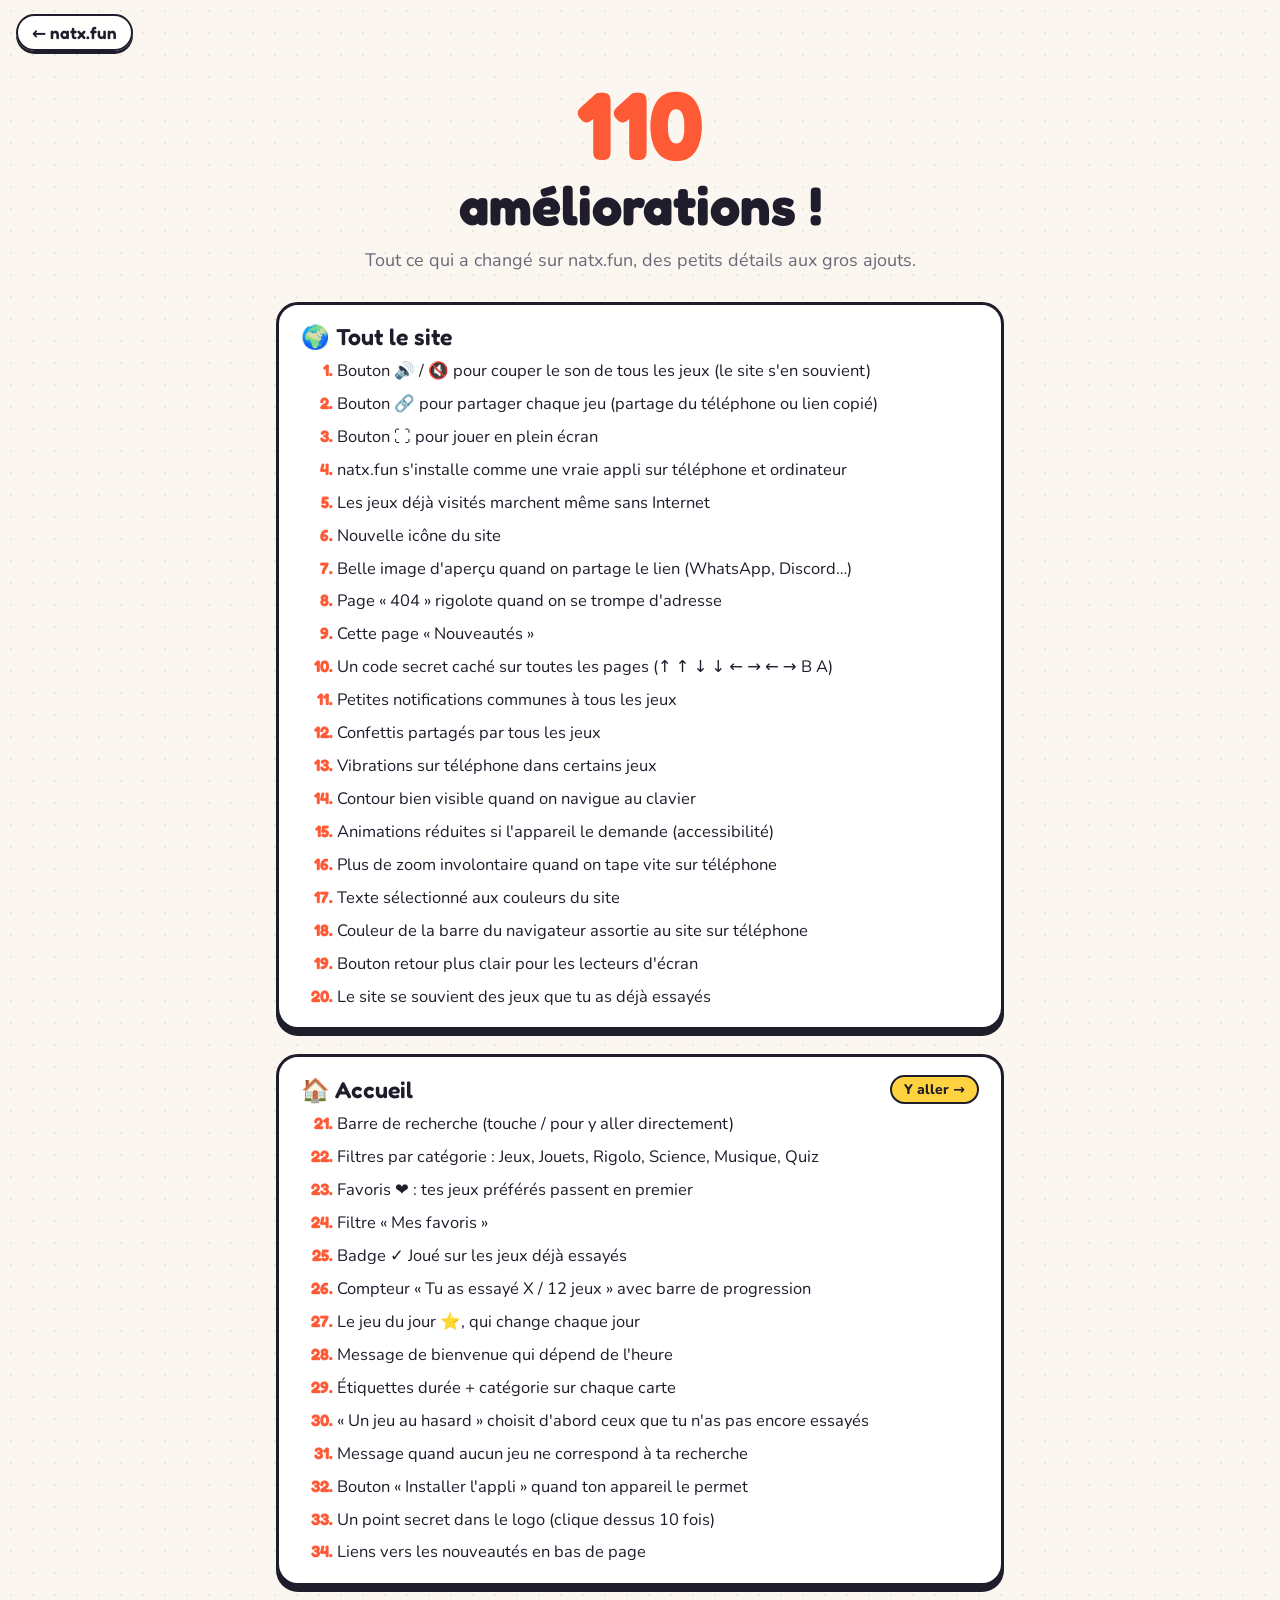
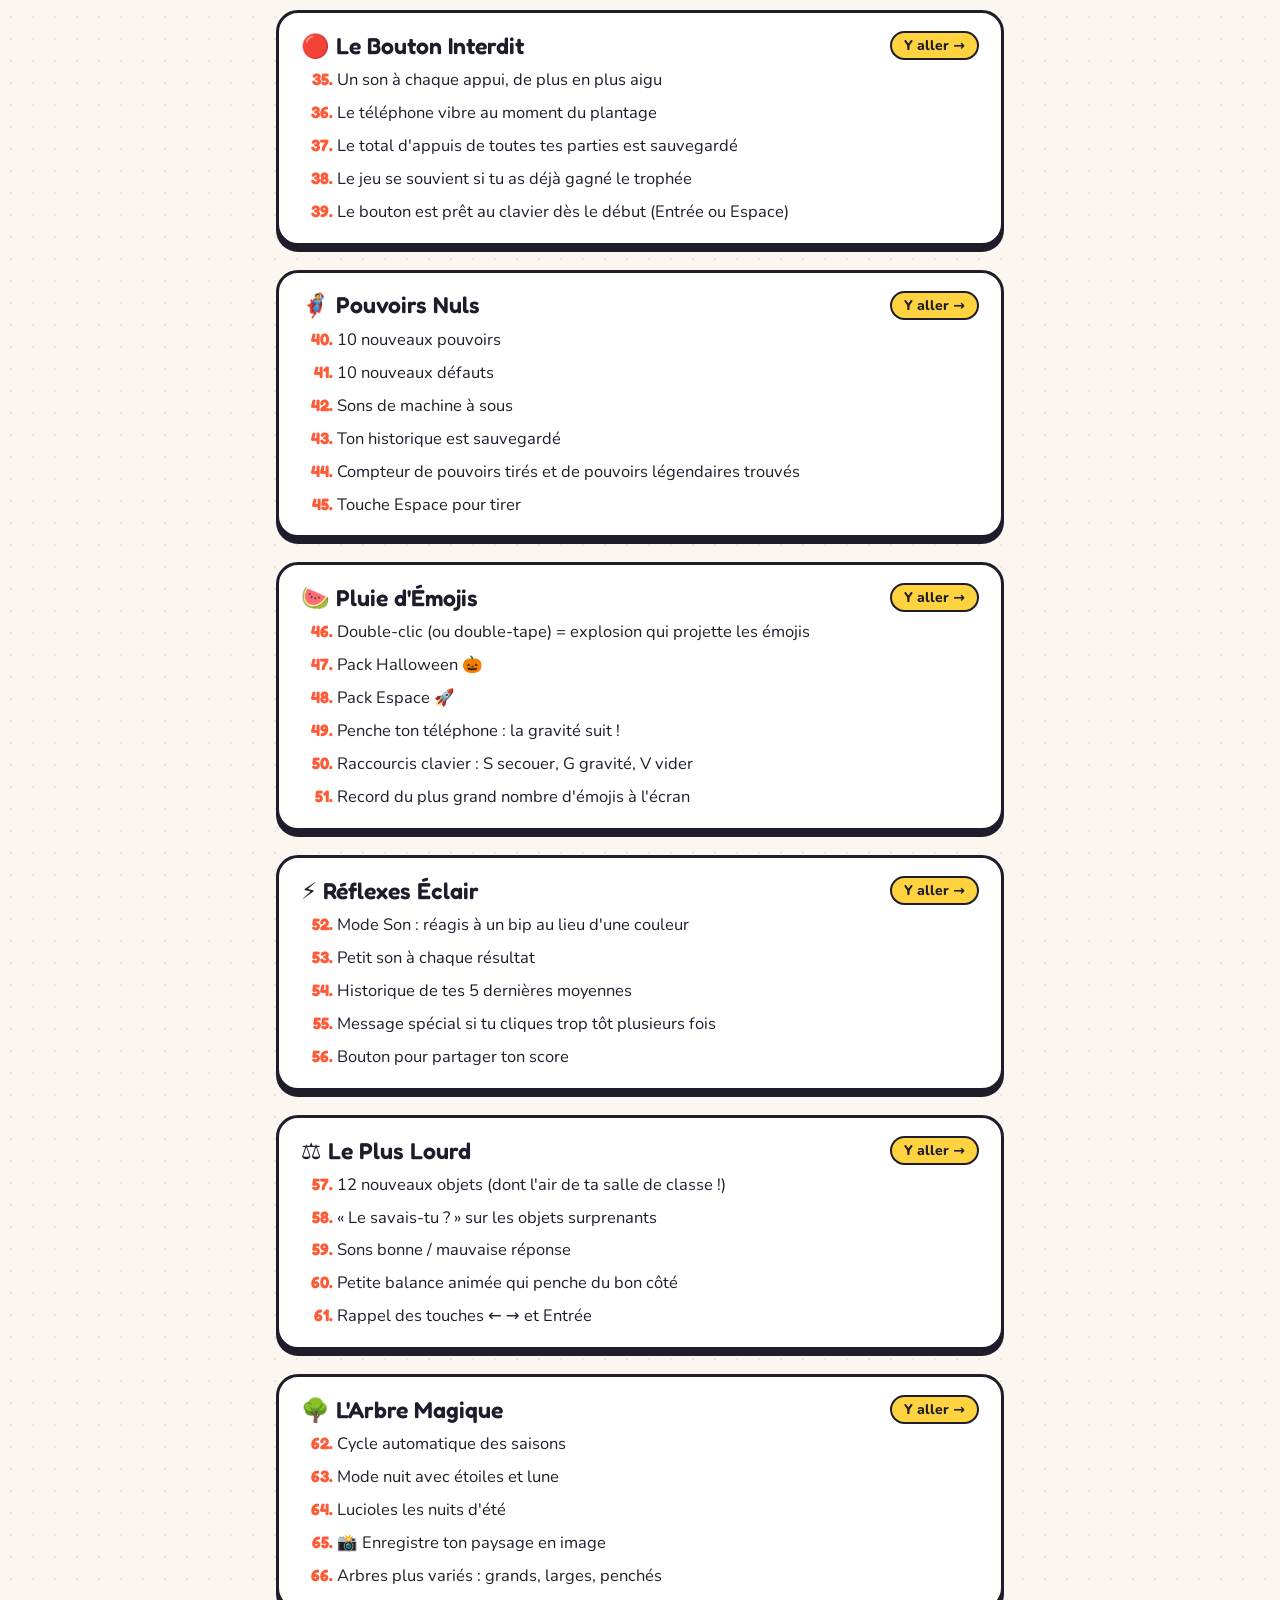
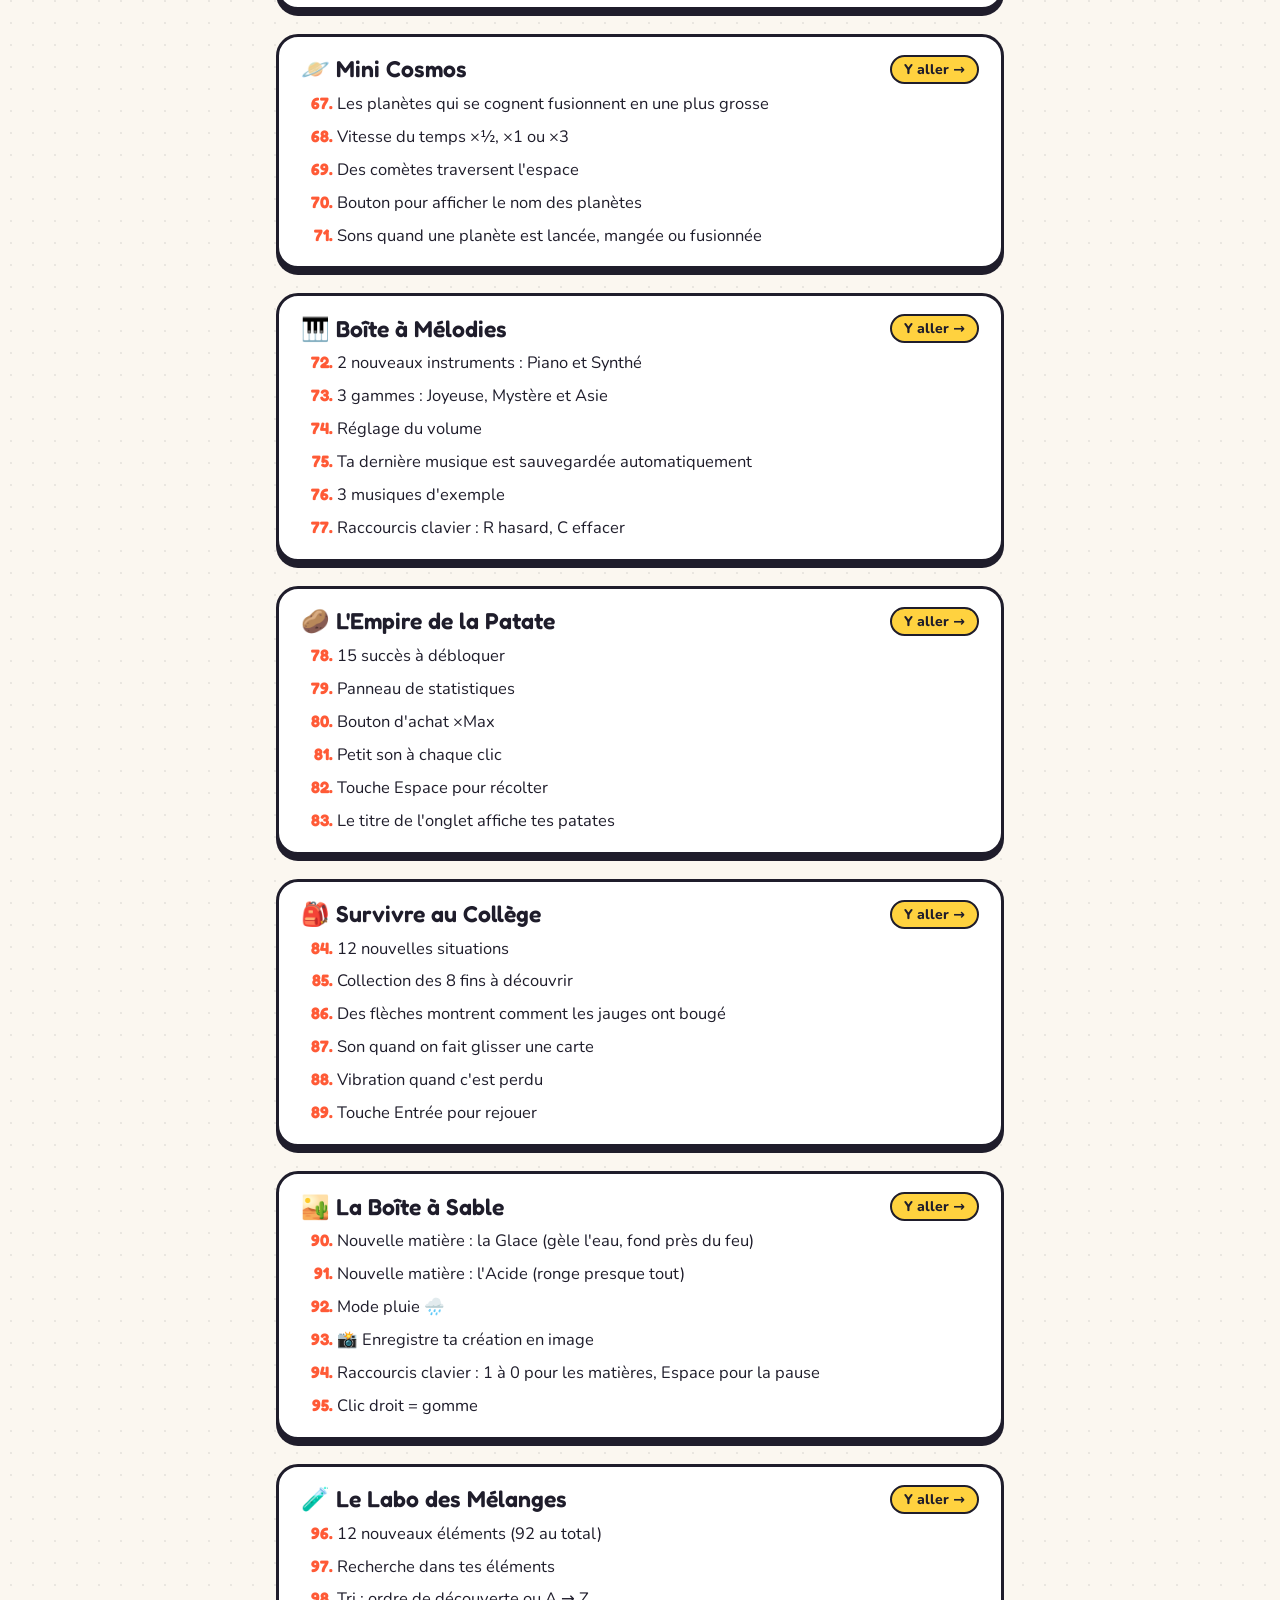
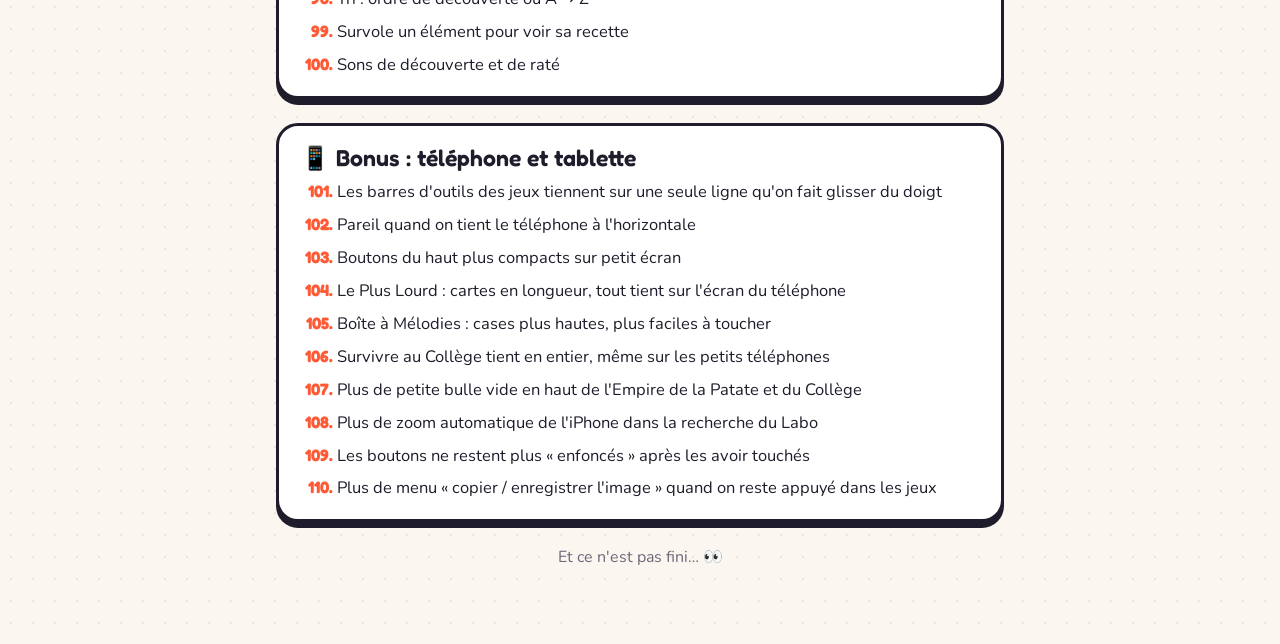
<file: nouveautes.html>
<!doctype html>
<html lang="fr">
<head>
<meta charset="utf-8">
<meta name="viewport" content="width=device-width, initial-scale=1">
<title>Nouveautés · natx.fun</title>
<link rel="icon" href="icone.svg">
<link rel="stylesheet" href="commun.css?v=2">
<link rel="manifest" href="manifest.webmanifest">
<meta name="theme-color" content="#fbf7f0">
<script src="commun.js?v=2"></script>
<style>
  .page { max-width: 760px; margin: 0 auto; padding: 76px 16px 60px; }
  h1 { font-family: var(--titre); font-weight: 700; font-size: clamp(34px, 7vw, 54px); margin: 0; text-align: center; }
  .intro { text-align: center; color: var(--gris); font-size: 18px; margin: 10px 0 30px; }
  .compteur { display: block; font-family: var(--titre); font-weight: 700; font-size: clamp(60px, 14vw, 96px); color: #ff5a36; line-height: 1; text-align: center; }
  section { background: #fff; border: 3px solid var(--encre); border-radius: 22px; box-shadow: 0 6px 0 var(--encre); padding: 18px 22px 10px; margin-bottom: 24px; }
  h2 { font-family: var(--titre); font-weight: 600; font-size: 23px; margin: 0 0 8px; display: flex; justify-content: space-between; align-items: center; gap: 10px; }
  h2 a { font-family: var(--texte); font-size: 14px; font-weight: 800; background: #ffd23f; border: 2px solid var(--encre); border-radius: 999px; padding: 3px 12px; text-decoration: none; white-space: nowrap; }
  ol { margin: 0; padding-left: 36px; }
  li { margin: 0 0 9px; line-height: 1.45; font-size: 16.5px; }
  li::marker { font-family: var(--titre); font-weight: 700; color: #ff5a36; }
  .fin { text-align: center; color: var(--gris); }
</style>
</head>
<body>
<a class="retour" href="index.html">← natx.fun</a>

<main class="page">
  <span class="compteur">100</span>
  <h1>améliorations !</h1>
  <p class="intro">Tout ce qui a changé sur natx.fun, des petits détails aux gros ajouts.</p>
  <div id="liste"></div>
  <p class="fin">Et ce n'est pas fini… 👀</p>
</main>

<script>
const GROUPES = [
  ['🌍 Tout le site', null, [
    "Bouton 🔊 / 🔇 pour couper le son de tous les jeux (le site s'en souvient)",
    "Bouton 🔗 pour partager chaque jeu (partage du téléphone ou lien copié)",
    "Bouton ⛶ pour jouer en plein écran",
    "natx.fun s'installe comme une vraie appli sur téléphone et ordinateur",
    "Les jeux déjà visités marchent même sans Internet",
    "Nouvelle icône du site",
    "Belle image d'aperçu quand on partage le lien (WhatsApp, Discord…)",
    "Page « 404 » rigolote quand on se trompe d'adresse",
    "Cette page « Nouveautés »",
    "Un code secret caché sur toutes les pages (↑ ↑ ↓ ↓ ← → ← → B A)",
    "Petites notifications communes à tous les jeux",
    "Confettis partagés par tous les jeux",
    "Vibrations sur téléphone dans certains jeux",
    "Contour bien visible quand on navigue au clavier",
    "Animations réduites si l'appareil le demande (accessibilité)",
    "Plus de zoom involontaire quand on tape vite sur téléphone",
    "Texte sélectionné aux couleurs du site",
    "Couleur de la barre du navigateur assortie au site sur téléphone",
    "Bouton retour plus clair pour les lecteurs d'écran",
    "Le site se souvient des jeux que tu as déjà essayés",
  ]],
  ['🏠 Accueil', 'index.html', [
    "Barre de recherche (touche / pour y aller directement)",
    "Filtres par catégorie : Jeux, Jouets, Rigolo, Science, Musique, Quiz",
    "Favoris ❤️ : tes jeux préférés passent en premier",
    "Filtre « Mes favoris »",
    "Badge ✓ Joué sur les jeux déjà essayés",
    "Compteur « Tu as essayé X / 12 jeux » avec barre de progression",
    "Le jeu du jour ⭐, qui change chaque jour",
    "Message de bienvenue qui dépend de l'heure",
    "Étiquettes durée + catégorie sur chaque carte",
    "« Un jeu au hasard » choisit d'abord ceux que tu n'as pas encore essayés",
    "Message quand aucun jeu ne correspond à ta recherche",
    "Bouton « Installer l'appli » quand ton appareil le permet",
    "Un point secret dans le logo (clique dessus 10 fois)",
    "Liens vers les nouveautés en bas de page",
  ]],
  ['🔴 Le Bouton Interdit', 'bouton.html', [
    "Un son à chaque appui, de plus en plus aigu",
    "Le téléphone vibre au moment du plantage",
    "Le total d'appuis de toutes tes parties est sauvegardé",
    "Le jeu se souvient si tu as déjà gagné le trophée",
    "Le bouton est prêt au clavier dès le début (Entrée ou Espace)",
  ]],
  ['🦸 Pouvoirs Nuls', 'pouvoirs.html', [
    "10 nouveaux pouvoirs",
    "10 nouveaux défauts",
    "Sons de machine à sous",
    "Ton historique est sauvegardé",
    "Compteur de pouvoirs tirés et de pouvoirs légendaires trouvés",
    "Touche Espace pour tirer",
  ]],
  ["🍉 Pluie d'Émojis", 'emojis.html', [
    "Double-clic (ou double-tape) = explosion qui projette les émojis",
    "Pack Halloween 🎃",
    "Pack Espace 🚀",
    "Penche ton téléphone : la gravité suit !",
    "Raccourcis clavier : S secouer, G gravité, V vider",
    "Record du plus grand nombre d'émojis à l'écran",
  ]],
  ['⚡ Réflexes Éclair', 'reflexe.html', [
    "Mode Son : réagis à un bip au lieu d'une couleur",
    "Petit son à chaque résultat",
    "Historique de tes 5 dernières moyennes",
    "Message spécial si tu cliques trop tôt plusieurs fois",
    "Bouton pour partager ton score",
  ]],
  ['⚖️ Le Plus Lourd', 'poids.html', [
    "12 nouveaux objets (dont l'air de ta salle de classe !)",
    "« Le savais-tu ? » sur les objets surprenants",
    "Sons bonne / mauvaise réponse",
    "Petite balance animée qui penche du bon côté",
    "Rappel des touches ← → et Entrée",
  ]],
  ["🌳 L'Arbre Magique", 'arbre.html', [
    "Cycle automatique des saisons",
    "Mode nuit avec étoiles et lune",
    "Lucioles les nuits d'été",
    "📸 Enregistre ton paysage en image",
    "Arbres plus variés : grands, larges, penchés",
  ]],
  ['🪐 Mini Cosmos', 'cosmos.html', [
    "Les planètes qui se cognent fusionnent en une plus grosse",
    "Vitesse du temps ×½, ×1 ou ×3",
    "Des comètes traversent l'espace",
    "Bouton pour afficher le nom des planètes",
    "Sons quand une planète est lancée, mangée ou fusionnée",
  ]],
  ['🎹 Boîte à Mélodies', 'melodie.html', [
    "2 nouveaux instruments : Piano et Synthé",
    "3 gammes : Joyeuse, Mystère et Asie",
    "Réglage du volume",
    "Ta dernière musique est sauvegardée automatiquement",
    "3 musiques d'exemple",
    "Raccourcis clavier : R hasard, C effacer",
  ]],
  ["🥔 L'Empire de la Patate", 'patate.html', [
    "15 succès à débloquer",
    "Panneau de statistiques",
    "Bouton d'achat ×Max",
    "Petit son à chaque clic",
    "Touche Espace pour récolter",
    "Le titre de l'onglet affiche tes patates",
  ]],
  ['🎒 Survivre au Collège', 'college.html', [
    "12 nouvelles situations",
    "Collection des 8 fins à découvrir",
    "Des flèches montrent comment les jauges ont bougé",
    "Son quand on fait glisser une carte",
    "Vibration quand c'est perdu",
    "Touche Entrée pour rejouer",
  ]],
  ['🏜️ La Boîte à Sable', 'sable.html', [
    "Nouvelle matière : la Glace (gèle l'eau, fond près du feu)",
    "Nouvelle matière : l'Acide (ronge presque tout)",
    "Mode pluie 🌧️",
    "📸 Enregistre ta création en image",
    "Raccourcis clavier : 1 à 0 pour les matières, Espace pour la pause",
    "Clic droit = gomme",
  ]],
  ['🧪 Le Labo des Mélanges', 'labo.html', [
    "12 nouveaux éléments (92 au total)",
    "Recherche dans tes éléments",
    "Tri : ordre de découverte ou A → Z",
    "Survole un élément pour voir sa recette",
    "Sons de découverte et de raté",
  ]],
  ['📱 Bonus : téléphone et tablette', null, [
    "Les barres d'outils des jeux tiennent sur une seule ligne qu'on fait glisser du doigt",
    "Pareil quand on tient le téléphone à l'horizontale",
    "Boutons du haut plus compacts sur petit écran",
    "Le Plus Lourd : cartes en longueur, tout tient sur l'écran du téléphone",
    "Boîte à Mélodies : cases plus hautes, plus faciles à toucher",
    "Survivre au Collège tient en entier, même sur les petits téléphones",
    "Plus de petite bulle vide en haut de l'Empire de la Patate et du Collège",
    "Plus de zoom automatique de l'iPhone dans la recherche du Labo",
    "Les boutons ne restent plus « enfoncés » après les avoir touchés",
    "Plus de menu « copier / enregistrer l'image » quand on reste appuyé dans les jeux",
  ]],
];

let numero = 1;
const liste = document.getElementById('liste');
for (const [titre, lien, items] of GROUPES) {
  const s = document.createElement('section');
  const h = document.createElement('h2');
  h.textContent = titre;
  if (lien) {
    const a = document.createElement('a');
    a.href = lien;
    a.textContent = 'Y aller →';
    h.appendChild(a);
  }
  const ol = document.createElement('ol');
  ol.start = numero;
  for (const texte of items) {
    const li = document.createElement('li');
    li.textContent = texte;
    ol.appendChild(li);
    numero++;
  }
  s.append(h, ol);
  liste.appendChild(s);
}
document.querySelector('.compteur').textContent = numero - 1;
</script>
</body>
</html>
</file>
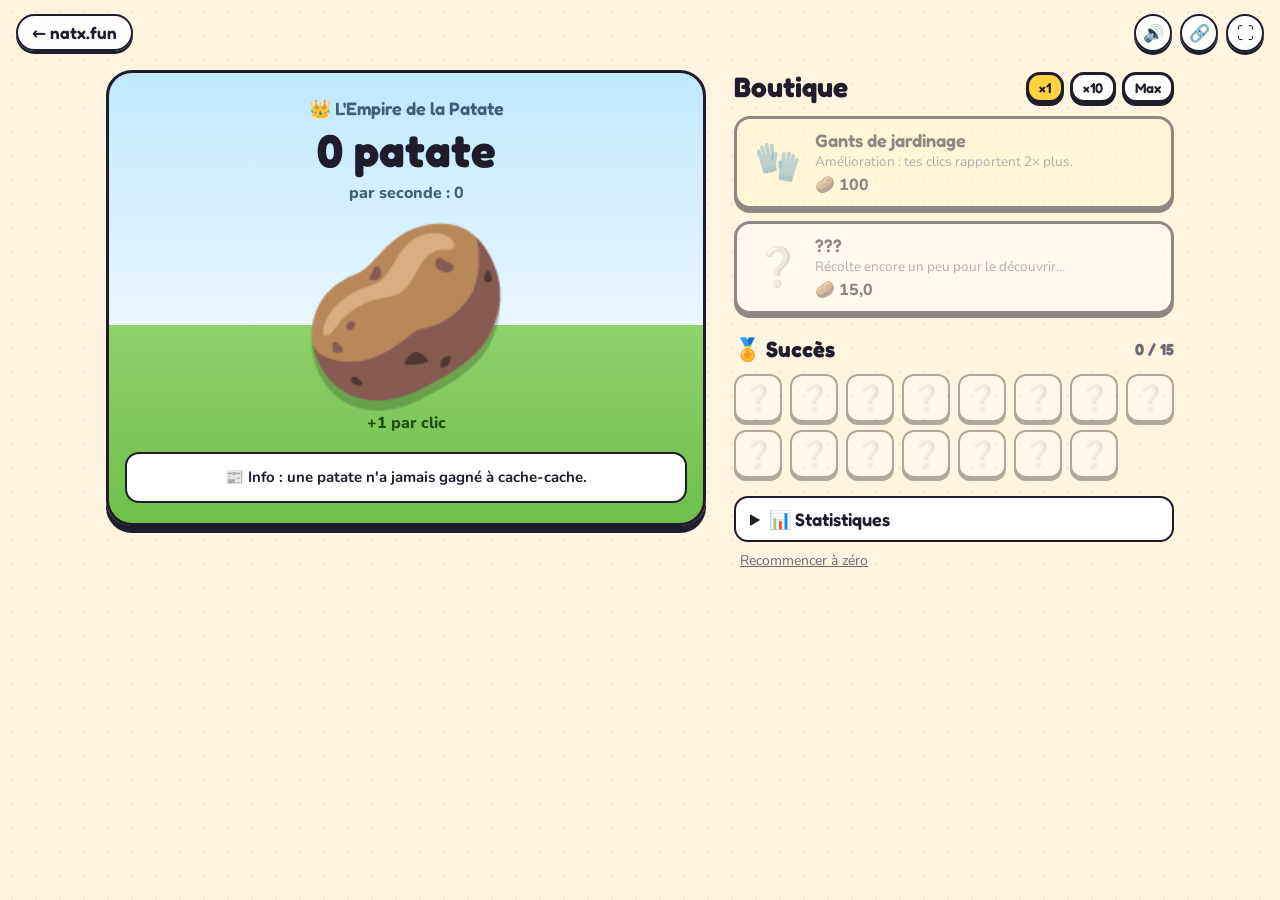
<file: patate.html>
<!doctype html>
<html lang="fr">
<head>
<meta charset="utf-8">
<meta name="viewport" content="width=device-width, initial-scale=1">
<title>L'Empire de la Patate · natx.fun</title>
<link rel="icon" href="data:image/svg+xml,<svg xmlns='http://www.w3.org/2000/svg' viewBox='0 0 100 100'><text y='.9em' font-size='90'>🥔</text></svg>">
<link rel="stylesheet" href="commun.css?v=2">
<link rel="manifest" href="manifest.webmanifest">
<link rel="apple-touch-icon" href="icone-192.png">
<meta name="theme-color" content="#fbf7f0">
<script src="commun.js?v=2"></script>
<style>
  body { background: #fff4df; background-image: radial-gradient(rgba(120, 72, 20, .09) 1.5px, transparent 1.6px); background-size: 24px 24px; }
  .jeu {
    max-width: 1100px; margin: 0 auto; padding: 70px 16px 40px;
    display: grid; grid-template-columns: minmax(300px, 1fr) minmax(320px, 440px); gap: 28px; align-items: start;
  }
  .champ {
    position: sticky; top: 70px; text-align: center; overflow: hidden;
    background: linear-gradient(#bfe8ff, #e9f7ff 56%, #8fd16a 56%, #6fbf4b);
    border: 3px solid var(--encre); border-radius: 26px; box-shadow: 0 7px 0 var(--encre); padding: 24px 16px 20px;
  }
  .titre-jeu { font-family: var(--titre); font-weight: 600; font-size: 18px; margin: 0 0 6px; color: #3f5f7a; }
  .total { font-family: var(--titre); font-weight: 700; font-size: clamp(30px, 5vw, 46px); margin: 0; line-height: 1.1; }
  .pps { font-weight: 800; color: #3f5f7a; margin: 6px 0 0; }
  .patate {
    font-size: 170px; line-height: 1; background: none; border: 0; cursor: pointer; padding: 10px; margin: 14px 0 4px;
    filter: drop-shadow(0 10px 0 rgba(0, 0, 0, .2)); animation: respire 3s ease-in-out infinite;
    transition: transform .07s; -webkit-tap-highlight-color: transparent;
  }
  .patate:hover { transform: scale(1.05) rotate(-3deg); }
  .patate:active { transform: scale(.9) rotate(4deg); }
  @keyframes respire { 50% { scale: 1.04; } }
  .clic-info { font-weight: 800; color: #1f4d12; margin: 0; }
  .journal {
    margin: 18px 0 0; background: #fff; border: 2px solid var(--encre); border-radius: 14px;
    padding: 10px 14px; font-size: 15px; font-weight: 700; min-height: 3.4em;
    display: flex; align-items: center; justify-content: center;
  }
  .journal span { animation: glisse .45s; }
  @keyframes glisse { from { transform: translateY(10px); opacity: 0; } }

  .boutique h2 { font-family: var(--titre); font-weight: 700; font-size: 28px; margin: 0 0 12px; display: flex; justify-content: space-between; align-items: center; }
  .quantite { display: flex; gap: 6px; }
  .quantite .btn { font-size: 14px; padding: 4px 10px; box-shadow: 0 3px 0 var(--encre); }
  .quantite .btn.actif { background: #ffd23f; }
  .achat {
    width: 100%; display: grid; grid-template-columns: 52px 1fr auto; gap: 12px; align-items: center; text-align: left;
    background: #fff; border: 3px solid var(--encre); border-radius: 16px; box-shadow: 0 4px 0 var(--encre);
    padding: 10px 14px; cursor: pointer; margin-bottom: 12px; color: var(--encre);
    transition: transform .08s, box-shadow .08s, opacity .2s;
  }
  .achat:hover:not(:disabled) { transform: translateY(-2px); box-shadow: 0 6px 0 var(--encre); }
  .achat:active:not(:disabled) { transform: translateY(3px); box-shadow: 0 1px 0 var(--encre); }
  .achat:disabled { opacity: .5; cursor: default; }
  .achat[hidden] { display: none; }
  .achat.special { background: #fff7d1; }
  .ic { font-size: 38px; text-align: center; line-height: 1; }
  .achat b { font-family: var(--titre); font-weight: 600; font-size: 18px; display: block; }
  .achat small { color: var(--gris); display: block; font-size: 13.5px; margin: 1px 0 3px; }
  .prix { font-weight: 800; white-space: nowrap; }
  .nb { font-family: var(--titre); font-weight: 700; font-size: 30px; color: #cdb48c; min-width: 1.2em; text-align: right; }
  .petit-titre { font-size: 22px !important; margin-top: 22px !important; }
  .petit-titre span { font-size: 16px; color: var(--gris); }
  .succes { display: grid; grid-template-columns: repeat(auto-fill, minmax(48px, 1fr)); gap: 8px; }
  .badge {
    aspect-ratio: 1; display: grid; place-items: center; font-size: 26px; background: #fff;
    border: 2px solid var(--encre); border-radius: 12px; box-shadow: 0 3px 0 var(--encre); cursor: help;
  }
  .badge.bloque { filter: grayscale(1); opacity: .35; }
  .stats { margin-top: 18px; background: #fff; border: 2px solid var(--encre); border-radius: 14px; padding: 10px 14px; }
  .stats summary { font-family: var(--titre); font-weight: 600; font-size: 18px; cursor: pointer; }
  .stats ul { margin: 10px 0 0; padding-left: 20px; line-height: 1.7; font-weight: 700; }
  .recommencer { background: none; border: 0; color: var(--gris); text-decoration: underline; cursor: pointer; margin-top: 8px; font-size: 14px; }

  .plus {
    position: fixed; pointer-events: none; z-index: 50; font-family: var(--titre); font-weight: 700; font-size: 26px;
    color: #fff; -webkit-text-stroke: 1.5px var(--encre); paint-order: stroke fill; animation: monte .9s ease-out forwards;
  }
  @keyframes monte { to { transform: translateY(-90px); opacity: 0; } }
  .miette { position: fixed; pointer-events: none; z-index: 49; font-size: 22px; animation: vole .8s ease-out forwards; }
  @keyframes vole { to { transform: translate(var(--dx), var(--dy)) rotate(360deg); opacity: 0; } }
  .doree {
    position: fixed; z-index: 60; font-size: 64px; line-height: 1; background: none; border: 0; padding: 0; cursor: pointer;
    filter: sepia(1) saturate(5) brightness(1.15) drop-shadow(0 0 16px gold); animation: brille 1s ease-in-out infinite;
  }
  @keyframes brille { 50% { transform: scale(1.15) rotate(12deg); } }
  .toast {
    position: fixed; left: 50%; top: 18px; transform: translate(-50%, -140%); z-index: 70;
    background: var(--encre); color: #fff; font-weight: 700; padding: 10px 18px; border-radius: 14px;
    transition: transform .35s cubic-bezier(.3, 1.4, .5, 1); max-width: calc(100% - 140px); text-align: center;
  }
  .toast.visible { transform: translate(-50%, 0); opacity: 1; }
  .toast { opacity: 0; transition: transform .35s cubic-bezier(.3, 1.4, .5, 1), opacity .2s; }

  @media (max-width: 760px) {
    .jeu { grid-template-columns: 1fr; }
    .champ { position: static; }
    .patate { font-size: 130px; }
    .toast { top: 64px; max-width: calc(100% - 32px); }
  }
</style>
</head>
<body>

<a class="retour" href="index.html">← natx.fun</a>
<div class="toast" id="toast"></div>

<main class="jeu">
  <section class="champ">
    <p class="titre-jeu">👑 L'Empire de la Patate</p>
    <p class="total" id="total">0 patate</p>
    <p class="pps" id="pps">par seconde : 0</p>
    <button class="patate" id="patate" aria-label="Récolter une patate">🥔</button>
    <p class="clic-info" id="clic-info">+1 par clic</p>
    <div class="journal" id="journal"></div>
  </section>

  <section class="boutique">
    <h2>Boutique
      <span class="quantite">
        <button class="btn actif" data-q="1">×1</button>
        <button class="btn" data-q="10">×10</button>
        <button class="btn" data-q="max">Max</button>
      </span>
    </h2>
    <button class="achat special" id="amelio"><span class="ic"></span><span><b></b><small></small><span class="prix"></span></span><span></span></button>
    <div id="liste"></div>
    <h2 class="petit-titre">🏅 Succès <span id="nb-succes"></span></h2>
    <div class="succes" id="succes"></div>
    <details class="stats">
      <summary>📊 Statistiques</summary>
      <ul id="stats"></ul>
    </details>
    <button class="recommencer" id="recommencer">Recommencer à zéro</button>
  </section>
</main>

<script>
const BATIMENTS = [
  { id: 'mamie', e: '👵', nom: 'Mamie jardinière', prix: 15, pps: .1, txt: 'Elle plante avec amour.' },
  { id: 'fermier', e: '🧑‍🌾', nom: 'Fermier', prix: 100, pps: 1, txt: 'Il connaît chaque patate par son prénom.' },
  { id: 'tracteur', e: '🚜', nom: 'Tracteur', prix: 1100, pps: 8, txt: 'Vroum. Patate. Vroum.' },
  { id: 'usine', e: '🏭', nom: 'Usine à frites', prix: 12000, pps: 47, txt: 'Transforme les patates en… plus de patates.' },
  { id: 'fastfood', e: '🍟', nom: 'Chaîne de fast-food', prix: 130000, pps: 260, txt: 'Tu veux des frites avec tes frites ?' },
  { id: 'labo', e: '🧪', nom: 'Labo des patates géantes', prix: 1.4e6, pps: 1400, txt: 'Une patate grosse comme un bus.' },
  { id: 'fusee', e: '🚀', nom: 'Fusée à patates', prix: 2e7, pps: 7800, txt: 'Livraison spatiale express.' },
  { id: 'planete', e: '🪐', nom: 'Planète Patate', prix: 3.3e8, pps: 44000, txt: 'Ses anneaux sont en chips.' },
  { id: 'portail', e: '🌀', nom: 'Portail multivers', prix: 5.1e9, pps: 260000, txt: 'Des patates venues d\'autres dimensions.' },
  { id: 'sorcier', e: '🧙', nom: 'Grand Sorcier de la Patate', prix: 7.5e10, pps: 1.6e6, txt: 'Abracapatata !' },
];
const AMELIORATIONS = [
  { e: '🧤', nom: 'Gants de jardinage', prix: 100 },
  { e: '⛏️', nom: 'Pelle en or', prix: 5000 },
  { e: '🦾', nom: 'Bras bionique', prix: 250000 },
  { e: '⚛️', nom: 'Clic quantique', prix: 2e7 },
  { e: '✋', nom: 'Main de la Patate Suprême', prix: 2e9 },
];
const NOUVELLES = [
  [0, "Un enfant découvre qu'on peut cliquer sur une patate. Les experts sont perplexes."],
  [0, "Info : une patate n'a jamais gagné à cache-cache."],
  [50, "Ta mamie trouve que tu passes beaucoup de temps avec tes patates."],
  [500, "Le prix de la patate grimpe de 300 %. Les frites deviennent un produit de luxe."],
  [5000, "Les frites de la cantine viennent désormais de chez toi."],
  [50000, "Sondage : 87 % des gens préfèrent tes patates. Les 13 % restants mentent."],
  [5e5, "Pénurie de ketchup dans tout le pays !"],
  [5e6, "La NASA confirme : une patate a été vue en orbite."],
  [5e7, "Les pigeons refusent désormais le pain. Ils veulent des patates."],
  [5e8, "La Lune est maintenant composée à 3 % de purée."],
  [5e9, "Des extraterrestres demandent la recette de la purée."],
  [5e10, "L'univers est officiellement en forme de patate."],
  [5e11, "Il n'y a plus de place. Où mets-tu toutes ces patates ?!"],
];
const PALIERS = [100, 1e3, 1e4, 1e5, 1e6, 1e7, 1e8, 1e9, 1e10, 1e11, 1e12];

const SUCCES = [
  ['clic1', '👆', 'Premier clic', e => e.clics >= 1],
  ['clic100', '🖱️', '100 clics', e => e.clics >= 100],
  ['clic1000', '💪', "Doigt d'acier : 1 000 clics", e => e.clics >= 1000],
  ['p1k', '🥔', '1 000 patates récoltées', e => e.total >= 1e3],
  ['p1m', '💰', 'Millionnaire de la patate', e => e.total >= 1e6],
  ['p1b', '🌍', 'Milliardaire de la patate', e => e.total >= 1e9],
  ['mamie10', '👵', 'Club des mamies : 10 mamies', e => (e.nb.mamie || 0) >= 10],
  ['fermier25', '🧑‍🌾', 'Grande ferme : 25 fermiers', e => (e.nb.fermier || 0) >= 25],
  ['usine', '🏭', 'Industriel : une usine à frites', e => (e.nb.usine || 0) >= 1],
  ['fusee', '🚀', 'Patate spatiale : une fusée', e => (e.nb.fusee || 0) >= 1],
  ['sorcier', '🧙', 'Abracapatata : le Grand Sorcier', e => (e.nb.sorcier || 0) >= 1],
  ['doree', '✨', "Chercheur d'or : une patate dorée", e => e.dorees >= 1],
  ['doree10', '🌟', "Collectionneur : 10 patates dorées", e => e.dorees >= 10],
  ['pps100', '⚡', 'Production de masse : 100 par seconde', e => ppsBase() >= 100],
  ['main', '✋', 'Toutes les améliorations de clic', e => e.clic >= AMELIORATIONS.length],
];
const etat = { patates: 0, total: 0, nb: {}, clic: 0, palier: 0, t: Date.now(), clics: 0, dorees: 0, succes: [], temps: 0 };
let qte = 1, frenesie = 0, remiseAZero = false;

function charger() {
  try { const s = JSON.parse(localStorage.getItem('natx-patate')); if (s) Object.assign(etat, s); } catch {}
}
function sauver() {
  if (remiseAZero) return;
  etat.t = Date.now();
  try { localStorage.setItem('natx-patate', JSON.stringify(etat)); } catch {}
}

function fmt(n) {
  if (n < 1000) return n < 100 && n % 1 > .05 ? n.toFixed(1).replace('.', ',') : String(Math.floor(n));
  if (n < 1e6) return Math.floor(n).toLocaleString('fr-FR');
  const U = [[1e6, 'million'], [1e9, 'milliard'], [1e12, 'billion'], [1e15, 'billiard'], [1e18, 'trillion'], [1e21, 'trilliard']];
  let [v, u] = U[0];
  for (const x of U) if (n >= x[0]) [v, u] = x;
  const q = n / v;
  return q.toLocaleString('fr-FR', { maximumFractionDigits: q < 100 ? 2 : 0 }) + ' ' + u + (q >= 2 ? 's' : '');
}

function ppsBase() { return BATIMENTS.reduce((s, b) => s + (etat.nb[b.id] || 0) * b.pps, 0); }
function pps() { return ppsBase() * (Date.now() < frenesie ? 5 : 1); }
function valeurClic() { return 2 ** etat.clic + ppsBase() * .02 * etat.clic; }
// Chaque bâtiment coûte 15 % de plus que le précédent
function prix(b, n = quantite(b)) { return b.prix * 1.15 ** (etat.nb[b.id] || 0) * (1.15 ** n - 1) / .15; }
// En mode « Max », on achète autant qu'on peut se le permettre
function quantite(b) {
  if (qte !== 'max') return qte;
  const base = b.prix * 1.15 ** (etat.nb[b.id] || 0);
  return Math.max(1, Math.floor(Math.log(1 + etat.patates * .15 / base) / Math.log(1.15)));
}
function gagner(n) { etat.patates += n; etat.total += n; }

let minuteurToast;
function toast(texte) {
  const t = document.getElementById('toast');
  t.textContent = texte;
  t.classList.add('visible');
  clearTimeout(minuteurToast);
  minuteurToast = setTimeout(() => t.classList.remove('visible'), 3200);
}

/* ---------- Boutique ---------- */
const liste = document.getElementById('liste');
const boutons = BATIMENTS.map(b => {
  const el = document.createElement('button');
  el.className = 'achat';
  el.innerHTML = '<span class="ic"></span><span><b></b><small></small><span class="prix"></span></span><span class="nb"></span>';
  el.addEventListener('click', () => {
    const n = quantite(b), p = prix(b, n);
    if (etat.patates < p) return;
    etat.patates -= p;
    etat.nb[b.id] = (etat.nb[b.id] || 0) + n;
    natx.bip(700, .08, 'triangle', .07, 1000);
    maj();
  });
  liste.appendChild(el);
  return el;
});

const amelio = document.getElementById('amelio');
amelio.addEventListener('click', () => {
  const a = AMELIORATIONS[etat.clic];
  if (!a || etat.patates < a.prix) return;
  etat.patates -= a.prix;
  etat.clic++;
  toast(`${a.e} ${a.nom} ! Tes clics valent maintenant 2× plus.`);
  maj();
});

document.querySelectorAll('.quantite .btn').forEach(b => b.addEventListener('click', () => {
  qte = b.dataset.q === 'max' ? 'max' : +b.dataset.q;
  document.querySelectorAll('.quantite .btn').forEach(x => x.classList.toggle('actif', x === b));
  maj();
}));

function maj() {
  const p = Math.floor(etat.patates);
  document.getElementById('total').textContent = fmt(p) + (p >= 2 ? ' patates' : ' patate');
  document.getElementById('pps').textContent = 'par seconde : ' + fmt(pps()) + (Date.now() < frenesie ? ' 🔥 ×5' : '');
  document.getElementById('clic-info').textContent = '+' + fmt(valeurClic()) + ' par clic';

  let mystere = false;
  BATIMENTS.forEach((b, i) => {
    const el = boutons[i], n = etat.nb[b.id] || 0;
    const connu = n > 0 || etat.total >= b.prix * .6;
    // Le prochain bâtiment reste mystérieux, les suivants sont cachés
    if (!connu && mystere) { el.hidden = true; return; }
    el.hidden = false;
    if (!connu) mystere = true;
    el.querySelector('.ic').textContent = connu ? b.e : '❔';
    el.querySelector('b').textContent = connu ? b.nom : '???';
    el.querySelector('small').textContent = connu ? `${b.txt} +${fmt(b.pps)}/s chacun.` : 'Récolte encore un peu pour le découvrir…';
    const combien = quantite(b);
    el.querySelector('.prix').textContent = '🥔 ' + fmt(prix(b, combien)) + (combien > 1 ? ` (×${combien})` : '');
    el.querySelector('.nb').textContent = n || '';
    el.disabled = !connu || etat.patates < prix(b);
  });

  const a = AMELIORATIONS[etat.clic];
  amelio.hidden = !a;
  if (a) {
    amelio.querySelector('.ic').textContent = a.e;
    amelio.querySelector('b').textContent = a.nom;
    amelio.querySelector('small').textContent = 'Amélioration : tes clics rapportent 2× plus.';
    amelio.querySelector('.prix').textContent = '🥔 ' + fmt(a.prix);
    amelio.disabled = etat.patates < a.prix;
  }

  while (etat.palier < PALIERS.length && etat.total >= PALIERS[etat.palier]) {
    toast(`🎉 ${fmt(PALIERS[etat.palier])} patates récoltées au total !`);
    etat.palier++;
  }

  // Succès
  for (const [id, , nom, test] of SUCCES) {
    if (!etat.succes.includes(id) && test(etat)) {
      etat.succes.push(id);
      toast(`🏅 Succès débloqué : ${nom} !`);
      natx.son('tada');
      afficherSucces();
    }
  }

  const titre = `🥔 ${fmt(p)} · L'Empire de la Patate`;
  if (document.title !== titre) document.title = titre;
}

const succesEl = document.getElementById('succes');
function afficherSucces() {
  succesEl.replaceChildren(...SUCCES.map(([id, e, nom]) => {
    const ok = etat.succes.includes(id);
    const d = document.createElement('span');
    d.className = 'badge' + (ok ? '' : ' bloque');
    d.textContent = ok ? e : '❔';
    d.title = ok ? nom : 'Succès caché… continue à jouer !';
    return d;
  }));
  document.getElementById('nb-succes').textContent = `${etat.succes.length} / ${SUCCES.length}`;
}

function afficherStats() {
  const batiments = Object.values(etat.nb).reduce((s, n) => s + n, 0);
  const minutes = Math.floor(etat.temps / 60);
  document.getElementById('stats').innerHTML = [
    `🖱️ Clics : ${fmt(etat.clics)}`,
    `🥔 Patates récoltées en tout : ${fmt(etat.total)}`,
    `🏗️ Bâtiments achetés : ${fmt(batiments)}`,
    `✨ Patates dorées attrapées : ${etat.dorees}`,
    `🏅 Succès : ${etat.succes.length} / ${SUCCES.length}`,
    `⏱️ Temps de jeu : ${minutes >= 60 ? Math.floor(minutes / 60) + ' h ' + (minutes % 60) + ' min' : minutes + ' min'}`,
  ].map(l => `<li>${l}</li>`).join('');
}

/* ---------- La grosse patate ---------- */
const patate = document.getElementById('patate');
patate.addEventListener('click', e => {
  const v = valeurClic();
  gagner(v);
  etat.clics++;
  natx.son('pop');
  let x = e.clientX, y = e.clientY;
  if (!e.detail) { const r = patate.getBoundingClientRect(); x = r.left + r.width / 2; y = r.top + r.height / 2; }
  const plus = document.createElement('span');
  plus.className = 'plus';
  plus.textContent = '+' + fmt(v);
  plus.style.left = x - 20 + 'px'; plus.style.top = y - 30 + 'px';
  document.body.appendChild(plus);
  setTimeout(() => plus.remove(), 900);
  for (let i = 0; i < 3; i++) {
    const m = document.createElement('span');
    m.className = 'miette';
    m.textContent = '🥔';
    m.style.left = x - 11 + 'px'; m.style.top = y - 11 + 'px';
    m.style.setProperty('--dx', (Math.random() - .5) * 160 + 'px');
    m.style.setProperty('--dy', 40 + Math.random() * 80 + 'px');
    document.body.appendChild(m);
    setTimeout(() => m.remove(), 800);
  }
  maj();
});

/* ---------- Patate dorée (bonus surprise) ---------- */
function programmerDoree(premiere) {
  setTimeout(apparaitre, (premiere ? 25 : 45 + Math.random() * 50) * 1000);
}
function apparaitre() {
  const d = document.createElement('button');
  d.className = 'doree';
  d.textContent = '🥔';
  d.setAttribute('aria-label', 'Patate dorée');
  d.style.left = 20 + Math.random() * (innerWidth - 110) + 'px';
  d.style.top = 80 + Math.random() * (innerHeight - 180) + 'px';
  document.body.appendChild(d);
  const fin = setTimeout(() => { d.remove(); programmerDoree(); }, 10000);
  d.addEventListener('click', () => {
    clearTimeout(fin);
    d.remove();
    etat.dorees++;
    if (Math.random() < .5) {
      const g = Math.max(ppsBase() * 120, valeurClic() * 40, 50);
      gagner(g);
      toast(`✨ Patate dorée ! +${fmt(g)} patates`);
    } else {
      frenesie = Date.now() + 20000;
      toast('🔥 Frénésie ! Production ×5 pendant 20 secondes');
    }
    maj();
    programmerDoree();
  });
}

/* ---------- Journal ---------- */
const journal = document.getElementById('journal');
function nouvelle() {
  const dispo = NOUVELLES.filter(([s]) => etat.total >= s);
  const span = document.createElement('span');
  span.textContent = '📰 ' + dispo[Math.floor(Math.random() * dispo.length)][1];
  journal.replaceChildren(span);
}

document.getElementById('recommencer').addEventListener('click', () => {
  if (!confirm('Tout recommencer ? Toutes tes patates seront perdues.')) return;
  remiseAZero = true;
  try { localStorage.removeItem('natx-patate'); } catch {}
  location.reload();
});

/* ---------- Démarrage ---------- */
charger();
const absent = (Date.now() - etat.t) / 1000;
if (absent > 30 && ppsBase() > 0) {
  const g = ppsBase() * Math.min(absent, 8 * 3600) * .5;
  gagner(g);
  setTimeout(() => toast(`🌙 Pendant ton absence, ton empire a récolté ${fmt(g)} patates.`), 500);
}
maj();
nouvelle();
setInterval(nouvelle, 9000);
let dernier = performance.now();
setInterval(() => {
  const maintenant = performance.now();
  gagner(pps() * (maintenant - dernier) / 1000);
  etat.temps += (maintenant - dernier) / 1000;
  dernier = maintenant;
  maj();
}, 100);
afficherSucces();
afficherStats();
setInterval(afficherStats, 1000);

// Espace = récolter (sans répétition automatique, pas de triche !)
addEventListener('keydown', e => {
  if (e.code !== 'Space' || e.repeat) return;
  e.preventDefault();
  patate.click();
});
setInterval(sauver, 5000);
addEventListener('pagehide', sauver);
programmerDoree(true);
</script>
</body>
</html>
</file>
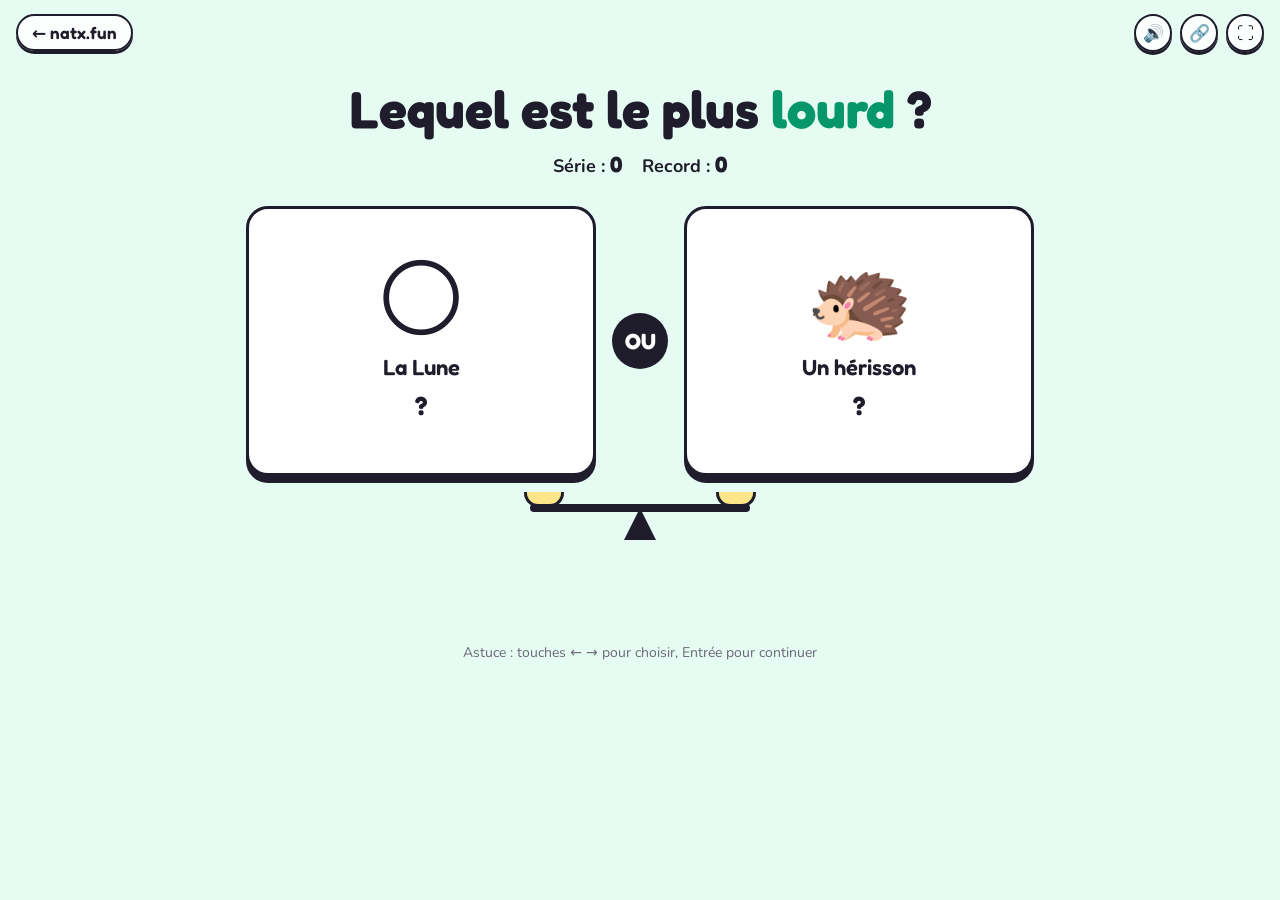
<file: poids.html>
<!doctype html>
<html lang="fr">
<head>
<meta charset="utf-8">
<meta name="viewport" content="width=device-width, initial-scale=1">
<title>Le Plus Lourd · natx.fun</title>
<link rel="icon" href="data:image/svg+xml,<svg xmlns='http://www.w3.org/2000/svg' viewBox='0 0 100 100'><text y='.9em' font-size='90'>⚖️</text></svg>">
<link rel="stylesheet" href="commun.css?v=2">
<link rel="manifest" href="manifest.webmanifest">
<link rel="apple-touch-icon" href="icone-192.png">
<meta name="theme-color" content="#fbf7f0">
<script src="commun.js?v=2"></script>
<style>
  body { background: #e6fbf2; }
  .page { max-width: 820px; margin: 0 auto; padding: 80px 16px 50px; text-align: center; }
  h1 { font-family: var(--titre); font-weight: 700; font-size: clamp(32px, 7vw, 52px); margin: 0; line-height: 1.1; }
  h1 span { color: #059669; }
  .score { display: flex; gap: 20px; justify-content: center; font-weight: 700; font-size: 18px; margin: 14px 0 28px; }
  .score b { font-family: var(--titre); font-size: 22px; }

  .duel { display: grid; grid-template-columns: 1fr auto 1fr; gap: 16px; align-items: center; }
  .choix {
    background: #fff; border: 3px solid var(--encre); border-radius: 22px; box-shadow: 0 7px 0 var(--encre);
    padding: 26px 16px; min-height: 270px; cursor: pointer; color: var(--encre);
    display: flex; flex-direction: column; align-items: center; justify-content: center; gap: 10px;
    transition: transform .12s, box-shadow .12s, background .3s;
  }
  .choix:hover:not(:disabled) { transform: translateY(-4px); box-shadow: 0 11px 0 var(--encre); }
  .choix:disabled { cursor: default; }
  .choix.bon { background: #bbf7d0; }
  .choix.mauvais { background: #fecaca; }
  .emoji { font-size: 86px; line-height: 1; }
  .nom { font-family: var(--titre); font-weight: 600; font-size: 22px; }
  .poids { font-family: var(--titre); font-weight: 700; font-size: 26px; min-height: 1.3em; }
  .poids sup { font-size: .6em; }
  .ou { font-family: var(--titre); font-weight: 700; font-size: 22px; background: var(--encre); color: #fff; border-radius: 50%; width: 56px; height: 56px; display: grid; place-items: center; }

  .verdict { font-size: 19px; line-height: 1.45; min-height: 3em; margin: 26px auto 14px; max-width: 620px; }
  .verdict b { font-family: var(--titre); }
  .verdict sup { font-size: .65em; }
  #suivant[hidden] { display: none; }
  .info { display: block; margin-top: 8px; font-size: 16px; color: #065f46; background: #d1fae5; border-radius: 12px; padding: 8px 12px; }
  .touches { color: var(--gris); font-size: 14px; margin-top: 18px; }
  .balance { width: 220px; height: 44px; margin: 22px auto 0; position: relative; }
  .fleau {
    position: absolute; left: 0; right: 0; top: 6px; height: 8px; background: var(--encre); border-radius: 6px;
    transition: transform .6s cubic-bezier(.3, 1.6, .5, 1);
  }
  .fleau::before, .fleau::after { content: ''; position: absolute; top: -12px; width: 34px; height: 12px; background: #fde68a; border: 3px solid var(--encre); border-radius: 0 0 14px 14px; border-top: 0; }
  .fleau::before { left: -6px; }
  .fleau::after { right: -6px; }
  .socle { position: absolute; left: 50%; top: 10px; margin-left: -16px; border-left: 16px solid transparent; border-right: 16px solid transparent; border-bottom: 32px solid var(--encre); }

  /* Sur téléphone : cartes en longueur pour que tout tienne sur l'écran */
  @media (max-width: 600px) {
    .page { padding-top: 64px; }
    h1 { font-size: 28px; }
    .score { margin: 8px 0 14px; }
    .duel { grid-template-columns: 1fr; gap: 8px; }
    .ou { margin: 0 auto; width: 40px; height: 40px; font-size: 16px; }
    .choix {
      display: grid; grid-template-columns: auto 1fr; column-gap: 14px; row-gap: 2px;
      align-items: center; text-align: left; padding: 12px 16px; min-height: 0;
    }
    .choix .emoji { grid-row: span 2; font-size: 52px; }
    .choix .nom { font-size: 19px; }
    .choix .poids { font-size: 21px; min-height: 0; }
    .balance { margin-top: 12px; transform: scale(.8); }
    .verdict { margin: 10px auto; font-size: 17px; }
  }
</style>
</head>
<body>

<a class="retour" href="index.html">← natx.fun</a>

<main class="page">
  <h1>Lequel est le plus <span>lourd</span>&nbsp;?</h1>
  <p class="score"><span>Série : <b id="serie">0</b></span><span>Record : <b id="record">0</b></span></p>
  <section class="duel">
    <button class="choix" id="c0"><span class="emoji"></span><span class="nom"></span><span class="poids"></span></button>
    <div class="ou">OU</div>
    <button class="choix" id="c1"><span class="emoji"></span><span class="nom"></span><span class="poids"></span></button>
  </section>
  <div class="balance" aria-hidden="true"><i class="socle"></i><i class="fleau" id="fleau"></i></div>
  <p class="verdict" id="verdict"></p>
  <button class="btn" id="suivant" hidden>Suivant →</button>
  <p class="touches">Astuce : touches ← → pour choisir, Entrée pour continuer</p>
</main>

<script>
// [émoji, nom, poids en kg] — valeurs moyennes approximatives
const OBJETS = [
  ['🐜', "Une fourmi", 3e-6],
  ['🍚', "Un grain de riz", 2.5e-5],
  ['💧', "Une goutte d'eau", 5e-5],
  ['🐝', "Une abeille", 1e-4],
  ['💎', "Un diamant d'un carat", 2e-4],
  ['📄', "Une feuille A4", .005],
  ['🪙', "Une pièce de 1 €", .0075],
  ['🐭', "Une souris", .02],
  ['🎾', "Une balle de tennis", .058],
  ['🍌', "Une banane", .12],
  ['📱', "Un smartphone", .19],
  ['🎮', "Une manette de PS5", .28],
  ['⚽', "Un ballon de foot", .43],
  ['🥛', "Une brique de lait d'un litre", 1.03],
  ['🧠', "Un cerveau humain", 1.4],
  ['👶', "Un bébé à la naissance", 3.3],
  ['🐈', "Un chat", 4],
  ['🎒', "Un cartable de 6e bien rempli", 8],
  ['🐕', "Un labrador", 30],
  ['🧒', "Un élève de 4e", 45],
  ['🧍', "Un adulte", 70],
  ['🦍', "Un gorille", 160],
  ['🎹', "Un piano droit", 250],
  ['🐴', "Un cheval", 500],
  ['🐄', "Une vache", 700],
  ['🚗', "Une petite voiture", 1100],
  ['🦛', "Un hippopotame", 1500],
  ['🦏', "Un rhinocéros blanc", 2300],
  ['🐘', "Un éléphant d'Afrique", 6000],
  ['🦖', "Un T-rex", 8000],
  ['🚌', "Un bus", 12000],
  ['🐋', "Une baleine bleue", 1.5e5],
  ['🗽', "La statue de la Liberté", 2.25e5],
  ['✈️', "Un Airbus A380 (à vide)", 2.77e5],
  ['🛰️', "La Station spatiale internationale", 4.2e5],
  ['☁️', "Un petit nuage", 5e5],
  ['🗼', "La tour Eiffel", 1.01e7],
  ['🚢', "Le Titanic", 5.23e7],
  ['🔺', "La pyramide de Khéops", 6e9],
  ['👥', "L'humanité entière", 4e11],
  ['🌬️', "L'atmosphère de la Terre", 5.15e18],
  ['🌕', "La Lune", 7.35e22],
  ['🌍', "La Terre", 5.97e24],
  ['🪐', "Jupiter", 1.9e27],
  ['☀️', "Le Soleil", 1.99e30],
  ['🦟', "Un moustique", 2.5e-6],
  ['🐌', "Un escargot", .01],
  ['🍫', "Une tablette de chocolat", .1],
  ['🥤', "Une canette pleine", .35],
  ['🏀', "Un ballon de basket", .62],
  ['🦔', "Un hérisson", .8],
  ['🐧', "Un manchot empereur", 35],
  ['💨', "L'air d'une salle de classe", 200],
  ['🦈', "Un grand requin blanc", 1000],
  ['🦒', "Une girafe", 1200],
  ['🌳', "Un grand chêne", 1e4],
  ['🦕', "Un argentinosaure", 7e4],
];
// « Le savais-tu ? » pour les objets les plus surprenants
const INFOS = {
  "Un petit nuage": "Il flotte parce que ses gouttes sont minuscules et réparties dans un énorme volume d'air.",
  "L'air d'une salle de classe": "Un mètre cube d'air pèse environ 1,2 kg. On ne le sent pas, car il appuie de tous les côtés.",
  "Une baleine bleue": "C'est le plus gros animal connu de tous les temps, plus lourd que n'importe quel dinosaure découvert.",
  "La tour Eiffel": "Si on fondait son fer, il ne formerait qu'une plaque d'environ 6 cm d'épaisseur sur sa base carrée.",
  "Le Soleil": "Il contient plus de 99,8 % de toute la masse du système solaire.",
  "L'humanité entière": "Toutes les bactéries de la Terre réunies pèsent encore beaucoup plus lourd que tous les humains.",
  "Un diamant d'un carat": "Le mot « carat » viendrait des graines de caroubier, qu'on utilisait autrefois comme petits poids.",
  "Un cerveau humain": "Il pèse environ 2 % de ton corps, mais utilise à peu près 20 % de ton énergie.",
  "La Station spatiale internationale": "Elle fait le tour de la Terre en environ 90 minutes.",
  "Une goutte d'eau": "Il faut à peu près 20 gouttes pour faire un seul millilitre d'eau.",
  "Un argentinosaure": "C'est l'un des plus gros dinosaures connus… et pourtant une baleine bleue pèse environ deux fois plus.",
};

const choix = [document.getElementById('c0'), document.getElementById('c1')];
const verdict = document.getElementById('verdict');
const suivant = document.getElementById('suivant');
let paire, serie = 0, record = 0, recents = [], joue = false;

try { record = Number(localStorage.getItem('natx-poids-record')) || 0; } catch {}
document.getElementById('record').textContent = record;

function nombre(x) { return x.toLocaleString('fr-FR', { maximumSignificantDigits: 3 }); }

function formater(kg) {
  if (kg < .001) return nombre(kg * 1e6) + ' mg';
  if (kg < 1) return nombre(kg * 1000) + ' g';
  if (kg < 1000) return nombre(kg) + ' kg';
  const t = kg / 1000;
  if (t < 1e6) return nombre(t) + ' t';
  if (t < 1e9) return nombre(t / 1e6) + ' millions de t';
  if (t < 1e12) return nombre(t / 1e9) + ' milliards de t';
  const e = Math.floor(Math.log10(kg));
  return nombre(kg / 10 ** e) + ' × 10<sup>' + e + '</sup> kg';
}

function fois(r) {
  if (r < 10) return r.toLocaleString('fr-FR', { maximumFractionDigits: 1 });
  if (r < 1e6) return Math.round(r).toLocaleString('fr-FR');
  if (r < 1e9) return nombre(r / 1e6) + ' millions de';
  if (r < 1e12) return nombre(r / 1e9) + ' milliards de';
  return '10<sup>' + Math.round(Math.log10(r)) + '</sup>';
}

function minuscule(s) { return s.charAt(0).toLowerCase() + s.slice(1); }
function que(s) { return /^[aeiouyéèàh]/i.test(s) ? "qu'" + minuscule(s) : 'que ' + minuscule(s); }

// Plus la série est longue, plus les deux poids sont proches
function nouvellePaire() {
  const ecartMin = Math.max(1.3, 30 / (1 + serie * .8));
  for (let essai = 0; essai < 500; essai++) {
    const a = OBJETS[Math.floor(Math.random() * OBJETS.length)];
    const b = OBJETS[Math.floor(Math.random() * OBJETS.length)];
    if (a === b || recents.includes(a) || recents.includes(b)) continue;
    const r = Math.max(a[2], b[2]) / Math.min(a[2], b[2]);
    if (r >= ecartMin || essai > 400 && r >= 1.3) {
      recents = [...recents, a, b].slice(-8);
      return [a, b];
    }
  }
}

function manche() {
  paire = nouvellePaire();
  joue = false;
  choix.forEach((c, i) => {
    c.disabled = false;
    c.classList.remove('bon', 'mauvais');
    c.querySelector('.emoji').textContent = paire[i][0];
    c.querySelector('.nom').textContent = paire[i][1];
    c.querySelector('.poids').textContent = '?';
  });
  verdict.innerHTML = '';
  suivant.hidden = true;
  document.getElementById('fleau').style.transform = '';
}

// Le chiffre « monte » jusqu'au vrai poids
function compter(el, kg) {
  const debut = performance.now(), depart = Math.log(Math.max(kg / 1e4, 1e-7)), arrivee = Math.log(kg);
  (function tour(t) {
    const p = Math.min(1, (t - debut) / 900), e = 1 - (1 - p) ** 3;
    el.innerHTML = formater(Math.exp(depart + (arrivee - depart) * e));
    if (p < 1) requestAnimationFrame(tour); else el.innerHTML = formater(kg);
  })(debut);
}

function choisir(i) {
  if (joue) return;
  joue = true;
  const lourd = paire[0][2] > paire[1][2] ? 0 : 1;
  const gagne = i === lourd;
  choix.forEach((c, k) => {
    c.disabled = true;
    compter(c.querySelector('.poids'), paire[k][2]);
  });
  choix[lourd].classList.add('bon');
  if (!gagne) choix[i].classList.add('mauvais');

  const L = paire[lourd], l = paire[1 - lourd];
  const info = INFOS[L[1]] || INFOS[l[1]];
  const fait = `${L[1]} pèse environ <b>${fois(L[2] / l[2])} fois</b> plus ${que(l[1])}.`
    + (info ? `<span class="info">💡 Le savais-tu ? ${info}</span>` : '');
  document.getElementById('fleau').style.transform = `rotate(${lourd ? 12 : -12}deg)`;
  natx.son(gagne ? 'bon' : 'rate');
  if (!gagne) natx.vibrer(120);
  if (gagne) {
    serie++;
    if (serie > record) {
      record = serie;
      try { localStorage.setItem('natx-poids-record', record); } catch {}
    }
    verdict.innerHTML = `✅ <b>Bien vu !</b> ${fait}`;
    suivant.textContent = 'Suivant →';
  } else {
    verdict.innerHTML = `❌ <b>Raté !</b> ${fait}<br>Série finale : <b>${serie}</b>`;
    serie = 0;
    suivant.textContent = '🔁 Rejouer';
  }
  document.getElementById('serie').textContent = serie;
  document.getElementById('record').textContent = record;
  setTimeout(() => { suivant.hidden = false; suivant.focus(); }, 700);
}

choix.forEach((c, i) => c.addEventListener('click', () => choisir(i)));
suivant.addEventListener('click', manche);
addEventListener('keydown', e => {
  if (e.key === 'ArrowLeft' || e.key === '1') choisir(0);
  if (e.key === 'ArrowRight' || e.key === '2') choisir(1);
});
manche();
</script>
</body>
</html>
</file>
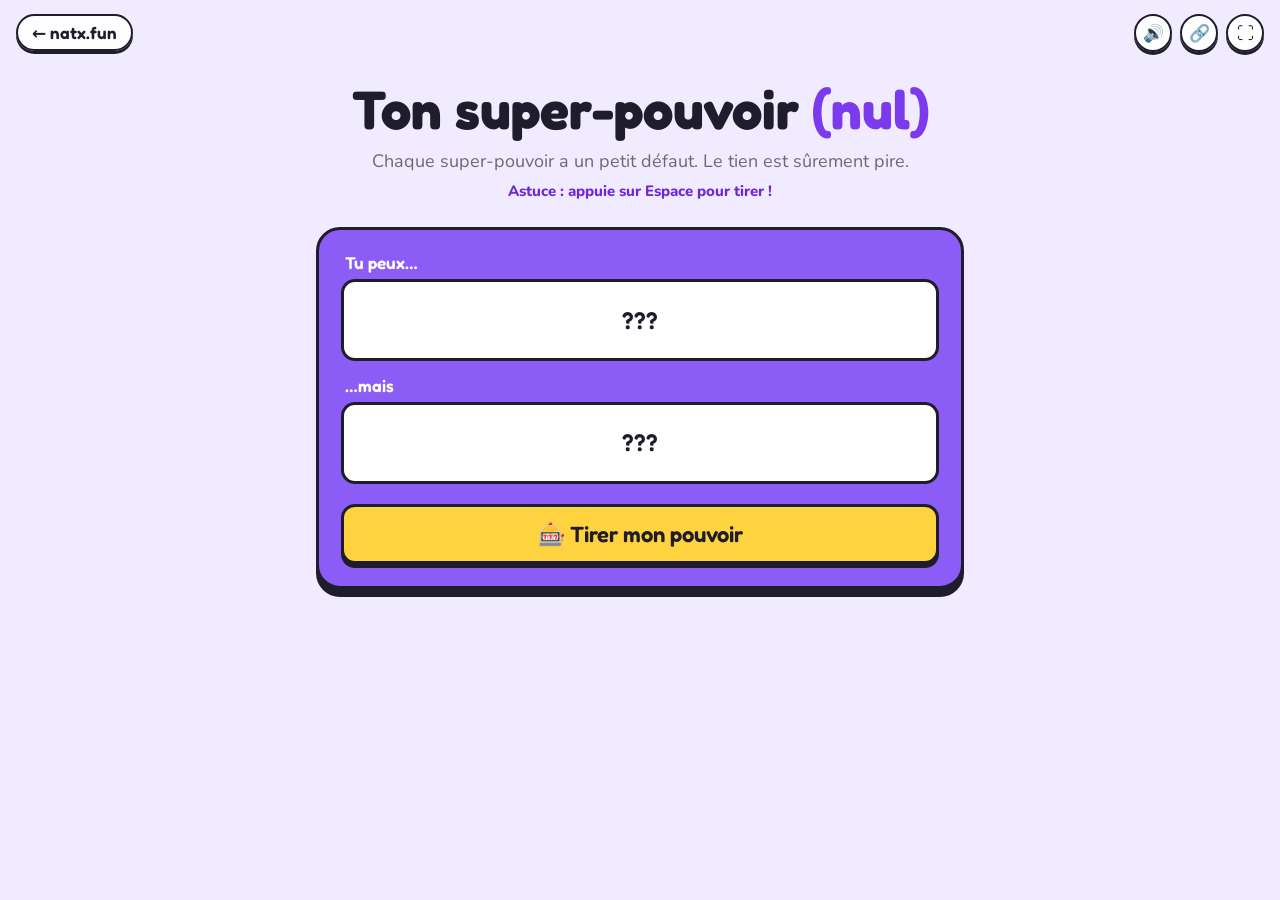
<file: pouvoirs.html>
<!doctype html>
<html lang="fr">
<head>
<meta charset="utf-8">
<meta name="viewport" content="width=device-width, initial-scale=1">
<title>Pouvoirs Nuls · natx.fun</title>
<link rel="icon" href="data:image/svg+xml,<svg xmlns='http://www.w3.org/2000/svg' viewBox='0 0 100 100'><text y='.9em' font-size='90'>🦸</text></svg>">
<link rel="stylesheet" href="commun.css?v=2">
<link rel="manifest" href="manifest.webmanifest">
<link rel="apple-touch-icon" href="icone-192.png">
<meta name="theme-color" content="#fbf7f0">
<script src="commun.js?v=2"></script>
<style>
  body { background: #f1ebff; }
  .page { max-width: 680px; margin: 0 auto; padding: 80px 16px 60px; text-align: center; }
  h1 { font-family: var(--titre); font-weight: 700; font-size: clamp(34px, 7vw, 54px); margin: 0; line-height: 1.1; }
  h1 span { color: #7c3aed; }
  .sous { color: var(--gris); font-size: 18px; margin: 10px 0 8px; }
  .stats { font-weight: 800; color: #6d28d9; margin: 0 0 26px; font-size: 15px; }

  .machine {
    background: #8b5cf6; border: 3px solid var(--encre); border-radius: 24px;
    box-shadow: 0 8px 0 var(--encre); padding: 22px; display: grid; gap: 14px;
  }
  .rouleau small { display: block; text-align: left; font-family: var(--titre); font-weight: 600; font-size: 17px; color: #fff; margin: 0 0 6px 4px; }
  .fenetre {
    background: #fff; border: 3px solid var(--encre); border-radius: 14px;
    min-height: 3.4em; padding: 10px 16px; overflow: hidden;
    display: flex; align-items: center; justify-content: center;
    font-family: var(--titre); font-weight: 600; font-size: clamp(19px, 3.6vw, 24px);
  }
  .fenetre span.tic { animation: tic .12s; }
  @keyframes tic { from { transform: translateY(-40%); opacity: .3; filter: blur(2px); } }
  .tirer { margin-top: 6px; font-size: 22px; padding: 14px; background: #ffd23f; }

  .carte-heros {
    margin-top: 34px; background: #fff; border: 3px solid var(--encre); border-radius: 22px;
    box-shadow: 0 8px 0 var(--encre); padding: 26px 22px; animation: arrive .45s cubic-bezier(.3, 1.5, .5, 1);
  }
  .carte-heros[hidden] { display: none; }
  .carte-heros.legende { background: linear-gradient(135deg, #fff7d1, #ffe58a); }
  @keyframes arrive { from { transform: scale(.7) rotate(-4deg); opacity: 0; } }
  .badge { display: inline-block; font-family: var(--titre); font-weight: 700; font-size: 13px; letter-spacing: 2px; background: var(--encre); color: #fff; padding: 4px 10px; border-radius: 6px; }
  .carte-heros h2 { font-family: var(--titre); font-weight: 700; font-size: clamp(28px, 6vw, 40px); margin: 14px 0 8px; }
  .carte-heros .phrase { font-size: 20px; line-height: 1.45; margin: 0 0 16px; }
  .utilite { font-weight: 700; margin: 0 0 18px; }
  .etoiles { color: #f59f00; font-size: 22px; letter-spacing: 2px; }
  .utilite em { display: block; font-weight: 600; color: var(--gris); margin-top: 4px; }
  .actions { display: flex; gap: 12px; justify-content: center; flex-wrap: wrap; }
  .actions .btn { font-size: 16px; }

  .historique { margin-top: 40px; text-align: left; }
  .historique[hidden] { display: none; }
  .historique h3 { font-family: var(--titre); font-weight: 600; font-size: 20px; margin: 0 0 10px; }
  .historique ul { list-style: none; padding: 0; margin: 0; display: grid; gap: 8px; }
  .historique li { background: #fff; border: 2px solid var(--encre); border-radius: 12px; padding: 10px 14px; font-size: 15px; }
  .historique b { font-family: var(--titre); font-weight: 600; }
</style>
</head>
<body>

<a class="retour" href="index.html">← natx.fun</a>

<main class="page">
  <h1>Ton super-pouvoir <span>(nul)</span></h1>
  <p class="sous">Chaque super-pouvoir a un petit défaut. Le tien est sûrement pire.</p>
  <p class="stats" id="stats"></p>

  <section class="machine">
    <div class="rouleau"><small>Tu peux…</small><div class="fenetre"><span id="r1">???</span></div></div>
    <div class="rouleau"><small>…mais</small><div class="fenetre"><span id="r2">???</span></div></div>
    <button class="btn tirer" id="tirer">🎰 Tirer mon pouvoir</button>
  </section>

  <section class="carte-heros" id="carte" hidden>
    <span class="badge">CARTE DE HÉROS</span>
    <h2 id="nom"></h2>
    <p class="phrase" id="phrase"></p>
    <p class="utilite">Utilité : <span class="etoiles" id="etoiles"></span><em id="avis"></em></p>
    <div class="actions">
      <button class="btn" id="copier">📋 Copier</button>
      <button class="btn" id="encore">🔁 Encore</button>
    </div>
  </section>

  <section class="historique" id="historique" hidden>
    <h3>Tes anciens pouvoirs</h3>
    <ul id="liste"></ul>
  </section>
</main>

<script>
const pouvoirs = [
  "voler", "devenir invisible", "lire dans les pensées", "te téléporter", "parler aux animaux",
  "arrêter le temps", "courir à la vitesse de la lumière", "respirer sous l'eau", "lancer des boules de feu",
  "traverser les murs", "voir à travers les objets", "te cloner", "contrôler la météo", "soulever 10 tonnes",
  "deviner les contrôles surprises", "parler toutes les langues du monde", "rétrécir à la taille d'une fourmi",
  "lire un livre en une seconde", "faire pousser des plantes en claquant des doigts", "voyager dans le temps",
  "ne jamais avoir sommeil", "contrôler l'électricité", "gagner à tous les jeux vidéo",
  "copier le pouvoir des autres", "ouvrir des portails", "sauter jusqu'aux nuages",
  "parler aux plantes", "te transformer en flaque d'eau", "contrôler tous les pigeons", "faire des bulles de savon géantes",
  "changer de couleur comme un caméléon", "lire les pensées de ton chien", "transformer l'eau en jus d'orange",
  "avoir du wifi partout", "deviner le menu de la cantine", "rebondir comme une balle",
];
const defauts = [
  "seulement à 3 cm du sol", "uniquement quand personne ne te regarde", "seulement le mardi entre 14 h et 14 h 05",
  "tu dois chanter une chanson de Noël à chaque fois", "ça te donne le hoquet pendant 3 heures",
  "seulement si tu portes des chaussettes dépareillées", "tu éternues à chaque utilisation",
  "uniquement en présence d'un pigeon", "ça fait un bruit de pet très fort", "ton nez devient bleu pendant une semaine",
  "seulement les yeux fermés", "il faut d'abord remplir un formulaire en 3 exemplaires", "ça dure exactement 0,4 seconde",
  "ta mère reçoit une notification à chaque fois", "seulement si tu as mangé un brocoli juste avant",
  "il faut attendre une mise à jour de 47 heures", "uniquement pendant les cours de maths", "tes cheveux deviennent fluo",
  "à chaque fois, tu oublies ton propre prénom", "seulement en marchant en crabe", "ça vide la batterie de ton téléphone",
  "c'est une version d'essai qui expire demain", "un mime te suit partout en imitant tout ce que tu fais",
  "tu dois crier ton nom de héros très fort avant", "seulement sous la pluie", "uniquement le jour de ton anniversaire",
  "tous les chats du quartier te détestent", "ta voix devient celle d'un canard",
  "uniquement avec les mains mouillées", "tu dois porter un casque de vélo", "ça te fait pousser une moustache",
  "seulement en chantant faux", "ça ne marche que sur les escargots", "il faut dire « s'il te plaît » trois fois",
  "seulement pendant les pubs", "tu parles en rimes toute la journée", "ton pied gauche s'endort à chaque fois",
  "uniquement le 29 février",
];
const titres = ["Capitaine", "Docteur", "Super", "Méga", "L'Incroyable", "Professeur", "Le Grand", "Agent", "Ultra", "Lady", "Sir", "Mister"];
const noms = ["Chaussette", "Brocoli", "Tartine", "Pigeon", "Cartable", "Raclette", "Trottinette", "Hoquet", "Patate", "Yaourt", "Moustache", "Croissant", "Wifi", "Gomme", "Compas", "Nugget"];
const avis = [
  ["Totalement inutile.", "Même ta grand-mère n'en voudrait pas.", "On peut te rembourser ?"],
  ["Utile… un jour, peut-être.", "Ça peut servir dans une situation très précise.", "Bof, mais c'est mieux que rien."],
  ["Presque bien ! Presque.", "Les vrais héros ont commencé comme ça.", "Pas mal, pour un pouvoir nul."],
];
const LEGENDE = "aucun défaut ! ✨ Pouvoir LÉGENDAIRE";

const r1 = document.getElementById('r1'), r2 = document.getElementById('r2');
const tirer = document.getElementById('tirer'), carte = document.getElementById('carte');
const liste = document.getElementById('liste');
let texteActuel = '';

function hasard(l) { return l[Math.floor(Math.random() * l.length)]; }

// Fait défiler un rouleau de plus en plus lentement
function rouler(el, valeurs, duree, finale) {
  return new Promise(fini => {
    const fin = performance.now() + duree;
    let delai = 45;
    (function tour() {
      const dernier = performance.now() >= fin;
      el.textContent = dernier ? finale : hasard(valeurs);
      el.classList.remove('tic');
      void el.offsetWidth;
      el.classList.add('tic');
      natx.bip(dernier ? 520 : 900 + Math.random() * 200, dernier ? .15 : .03, dernier ? 'triangle' : 'square', .03);
      if (dernier) { fini(); return; }
      delai *= 1.08;
      setTimeout(tour, delai);
    })();
  });
}

async function lancer() {
  tirer.disabled = true;
  carte.hidden = true;
  const p = hasard(pouvoirs);
  const legendaire = Math.random() < .04;
  const d = legendaire ? LEGENDE : hasard(defauts);
  await Promise.all([rouler(r1, pouvoirs, 1100, p), rouler(r2, defauts, 1800, d)]);

  const nom = hasard(titres) + ' ' + hasard(noms);
  const etoiles = legendaire ? 5 : Math.floor(Math.random() * 3);
  document.getElementById('nom').textContent = nom;
  document.getElementById('phrase').textContent = legendaire
    ? `Tu peux ${p}… et sans aucun défaut. Incroyable.`
    : `Tu peux ${p}… mais ${d}.`;
  document.getElementById('etoiles').textContent = '★'.repeat(etoiles) + '☆'.repeat(5 - etoiles);
  document.getElementById('avis').textContent = legendaire ? "Tu as eu une chance sur 25. Respect." : hasard(avis[etoiles]);
  carte.classList.toggle('legende', legendaire);
  carte.hidden = false;
  texteActuel = `${nom} : ${document.getElementById('phrase').textContent} (natx.fun)`;

  const phrase = document.getElementById('phrase').textContent;
  ajouterHistorique(nom, phrase);
  const anciens = natx.lire('natx-pouvoirs-historique', []);
  natx.ecrire('natx-pouvoirs-historique', [{ nom, phrase }, ...anciens].slice(0, 5));
  stats.tirages++;
  if (legendaire) stats.legendaires++;
  natx.ecrire('natx-pouvoirs-stats', stats);
  afficherStats();
  if (legendaire) { natx.son('tada'); natx.confettis(); } else natx.son('bon');

  tirer.disabled = false;
  tirer.textContent = '🎰 Encore un !';
}

function ajouterHistorique(nom, phrase) {
  const li = document.createElement('li');
  li.innerHTML = `<b></b> — <span></span>`;
  li.querySelector('b').textContent = nom;
  li.querySelector('span').textContent = phrase;
  liste.prepend(li);
  while (liste.children.length > 5) liste.lastChild.remove();
  document.getElementById('historique').hidden = liste.children.length < 2;
}

// Compteurs et historique gardés d'une visite à l'autre
const stats = natx.lire('natx-pouvoirs-stats', { tirages: 0, legendaires: 0 });
function afficherStats() {
  document.getElementById('stats').textContent = stats.tirages
    ? `🎰 ${stats.tirages} pouvoir${stats.tirages > 1 ? 's' : ''} tiré${stats.tirages > 1 ? 's' : ''} · ✨ ${stats.legendaires} légendaire${stats.legendaires > 1 ? 's' : ''}`
    : 'Astuce : appuie sur Espace pour tirer !';
}
afficherStats();
natx.lire('natx-pouvoirs-historique', []).reverse().forEach(h => ajouterHistorique(h.nom, h.phrase));

addEventListener('keydown', e => {
  if ((e.code === 'Space' || e.code === 'Enter') && e.target.tagName !== 'BUTTON' && !tirer.disabled) {
    e.preventDefault();
    lancer();
  }
});

tirer.addEventListener('click', lancer);
document.getElementById('encore').addEventListener('click', lancer);
document.getElementById('copier').addEventListener('click', async e => {
  const b = e.currentTarget;
  try { await navigator.clipboard.writeText(texteActuel); b.textContent = '✅ Copié !'; }
  catch { b.textContent = '😕 Impossible'; }
  setTimeout(() => b.textContent = '📋 Copier', 1500);
});
</script>
</body>
</html>
</file>
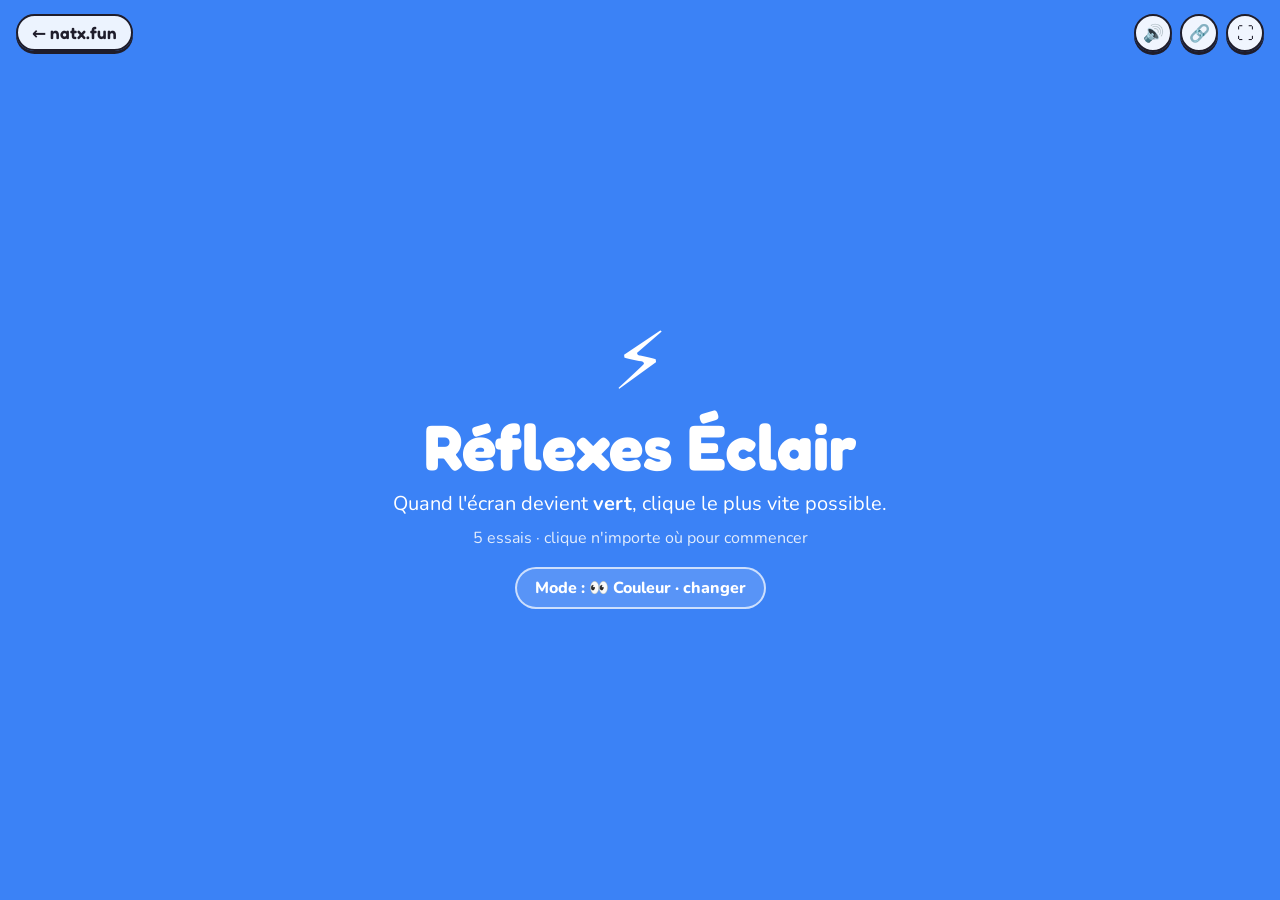
<file: reflexe.html>
<!doctype html>
<html lang="fr">
<head>
<meta charset="utf-8">
<meta name="viewport" content="width=device-width, initial-scale=1">
<title>Réflexes Éclair · natx.fun</title>
<link rel="icon" href="data:image/svg+xml,<svg xmlns='http://www.w3.org/2000/svg' viewBox='0 0 100 100'><text y='.9em' font-size='90'>⚡</text></svg>">
<link rel="stylesheet" href="commun.css?v=2">
<link rel="manifest" href="manifest.webmanifest">
<link rel="apple-touch-icon" href="icone-192.png">
<meta name="theme-color" content="#fbf7f0">
<script src="commun.js?v=2"></script>
<style>
  html, body { height: 100%; }
  .panneau {
    position: fixed; inset: 0; display: flex; align-items: center; justify-content: center;
    padding: 70px 16px 30px; text-align: center; color: #fff; cursor: pointer; user-select: none;
    touch-action: manipulation; outline: none;
  }
  .accueil, .resultat, .fin { background: #3b82f6; }
  .attente { background: #ef4444; }
  .go { background: #22c55e; }
  .trop-tot { background: #f59e0b; }
  .ecoute { background: #475569; }
  .mode {
    font: inherit; font-weight: 800; font-size: 16px; color: #fff; cursor: pointer; margin: 8px 0;
    background: rgba(255, 255, 255, .15); border: 2px solid rgba(255, 255, 255, .7); border-radius: 999px; padding: 8px 18px;
  }
  .mode:hover { background: rgba(255, 255, 255, .28); }
  .contenu { max-width: 620px; }
  .icone { font-size: 80px; line-height: 1; }
  h1 { font-family: var(--titre); font-weight: 700; font-size: clamp(38px, 8vw, 64px); margin: 10px 0; line-height: 1.05; }
  .grand { font-family: var(--titre); font-weight: 700; font-size: clamp(64px, 16vw, 130px); margin: 0; line-height: 1; }
  p { font-size: 20px; margin: 10px 0; }
  .discret { opacity: .85; font-size: 16px; }
  .animal { font-size: 26px; font-weight: 800; }
  .barres { display: grid; gap: 6px; margin: 22px auto; max-width: 420px; text-align: left; }
  .barres div { display: flex; align-items: center; gap: 10px; font-weight: 700; }
  .barres i { display: block; height: 18px; background: #fff; border-radius: 9px; }
</style>
</head>
<body>

<a class="retour" href="index.html">← natx.fun</a>
<main class="panneau accueil" id="panneau" tabindex="0">
  <div class="contenu" id="contenu"></div>
</main>

<script>
const ESSAIS = 5;
const ANIMAUX = [
  [170, '🪰', "une mouche (impossible à attraper)"],
  [210, '🏎️', "un pilote de F1"],
  [250, '🐱', "un chat qui chasse un laser"],
  [300, '🙂', "un humain en pleine forme"],
  [360, '😪', "un humain un lundi matin"],
  [450, '🐌', "un escargot motivé"],
  [Infinity, '🦥', "un paresseux en pleine sieste"],
];

const panneau = document.getElementById('panneau');
const contenu = document.getElementById('contenu');
let etat, temps = [], t0 = 0, minuteur = null, depuis = 0, tropTot = 0;
let modeSon = natx.lire('natx-reflexe-son', false);

// Un record pour chaque mode
const cleRecord = () => modeSon ? 'natx-reflexe-record-son' : 'natx-reflexe-record';
function lireRecord() { return Number(natx.lire(cleRecord(), 0)) || 0; }
function ecrireRecord(v) { natx.ecrire(cleRecord(), v); }

function afficher(nouvelEtat, html, classe = nouvelEtat) {
  etat = nouvelEtat;
  depuis = performance.now();
  panneau.className = 'panneau ' + classe;
  contenu.innerHTML = html;
}

// Un bouton dans le panneau ne doit pas lancer la partie
function boutonInterne(id, action) {
  const b = document.getElementById(id);
  b.addEventListener('pointerdown', e => e.stopPropagation());
  b.addEventListener('keydown', e => e.stopPropagation());
  b.addEventListener('click', e => { e.stopPropagation(); action(); });
}

function accueil() {
  temps = [];
  tropTot = 0;
  const rec = lireRecord();
  const historique = natx.lire('natx-reflexe-historique', []);
  afficher('accueil', `
    <div class="icone">${modeSon ? '👂' : '⚡'}</div>
    <h1>Réflexes Éclair</h1>
    <p>${modeSon ? 'Dès que tu entends le <b>bip</b>, clique le plus vite possible.' : "Quand l'écran devient <b>vert</b>, clique le plus vite possible."}</p>
    <p class="discret">${ESSAIS} essais · clique n'importe où pour commencer${rec ? ` · ton record : ${rec} ms` : ''}</p>
    <button class="mode" id="mode">Mode : ${modeSon ? '🔊 Son' : '👀 Couleur'} · changer</button>
    ${historique.length ? `<p class="discret">Tes dernières moyennes : ${historique.join(' ms · ')} ms</p>` : ''}`);
  boutonInterne('mode', () => {
    modeSon = !modeSon;
    natx.ecrire('natx-reflexe-son', modeSon);
    if (modeSon && natx.estMuet()) natx.toast('🔇 Le son est coupé : remets-le avec 🔊 en haut à droite');
    accueil();
  });
}

function attendre() {
  if (modeSon) afficher('attente', `<p class="grand">👂</p><h1>Écoute…</h1><p>Clique dès que tu entends le bip.</p>`, 'ecoute');
  else afficher('attente', `<p class="grand">…</p><h1>Attends le vert</h1>`);
  minuteur = setTimeout(go, 1500 + Math.random() * 3000);
}

function go() {
  // En mode son, l'écran ne change pas : il faut écouter (sauf si le son est coupé)
  if (modeSon && !natx.estMuet()) {
    etat = 'go';
    natx.bip(880, .25, 'square', .2);
    t0 = performance.now();
    return;
  }
  afficher('go', `<h1 class="grand">CLIQUE !</h1>`);
  requestAnimationFrame(() => t0 = performance.now());
}

function action(e) {
  if (performance.now() - depuis < 250 && (etat === 'resultat' || etat === 'fin' || etat === 'trop-tot')) return;
  if (etat === 'accueil' || etat === 'resultat' || etat === 'trop-tot') return attendre();
  if (etat === 'attente') {
    clearTimeout(minuteur);
    tropTot++;
    natx.son('rate');
    const texte = tropTot >= 5 ? '😤 5 fois trop tôt ! Tu essaies de deviner, avoue.'
      : tropTot >= 3 ? 'Encore trop tôt ! Respire un grand coup… 🧘'
      : modeSon ? 'Attends le bip.' : "Attends que l'écran soit vert.";
    return afficher('trop-tot', `<div class="icone">😅</div><h1>Trop tôt !</h1><p>${texte} Clique pour réessayer.</p>`);
  }
  if (etat === 'go') {
    const ms = Math.round((e.timeStamp || performance.now()) - t0);
    temps.push(Math.max(1, ms));
    natx.son('pop');
    if (temps.length >= ESSAIS) return fin();
    return afficher('resultat', `<p class="grand">${ms} ms</p><p>Essai ${temps.length}/${ESSAIS} — clique pour continuer</p>`);
  }
  if (etat === 'fin') return accueil();
}

function fin() {
  const moy = Math.round(temps.reduce((a, b) => a + b, 0) / temps.length);
  const meilleur = Math.min(...temps);
  const [, emoji, nom] = ANIMAUX.find(([max]) => moy < max);
  const ancien = lireRecord();
  const nouveau = !ancien || moy < ancien;
  if (nouveau) ecrireRecord(moy);
  natx.ecrire('natx-reflexe-historique', [moy, ...natx.lire('natx-reflexe-historique', [])].slice(0, 5));
  natx.son(nouveau ? 'tada' : 'bon');
  const barres = temps.map((t, i) =>
    `<div><span>${i + 1}.</span><i style="width:${Math.min(100, t / 6)}%"></i><span>${t} ms</span></div>`).join('');
  afficher('fin', `
    <div class="icone">${emoji}</div>
    <p>Moyenne</p>
    <p class="grand">${moy} ms</p>
    <p class="animal">Tu es aussi rapide que ${nom}.</p>
    <div class="barres">${barres}</div>
    <p>Meilleur essai : ${meilleur} ms ${nouveau ? '· 🎉 Nouveau record !' : `· Record : ${ancien} ms`}</p>
    <button class="mode" id="partager">📤 Partager mon score</button>
    <p class="discret">La plupart des gens font environ 250 ms. Clique pour rejouer.</p>`);
  boutonInterne('partager', () => natx.partager(`J'ai fait ${moy} ms de moyenne à Réflexes Éclair${modeSon ? ' (mode son)' : ''} : aussi rapide que ${nom} ! Et toi ?`));
}

panneau.addEventListener('pointerdown', action);
addEventListener('keydown', e => {
  if (e.code === 'Space' || e.code === 'Enter') { e.preventDefault(); if (!e.repeat) action(e); }
});
accueil();
</script>
</body>
</html>
</file>
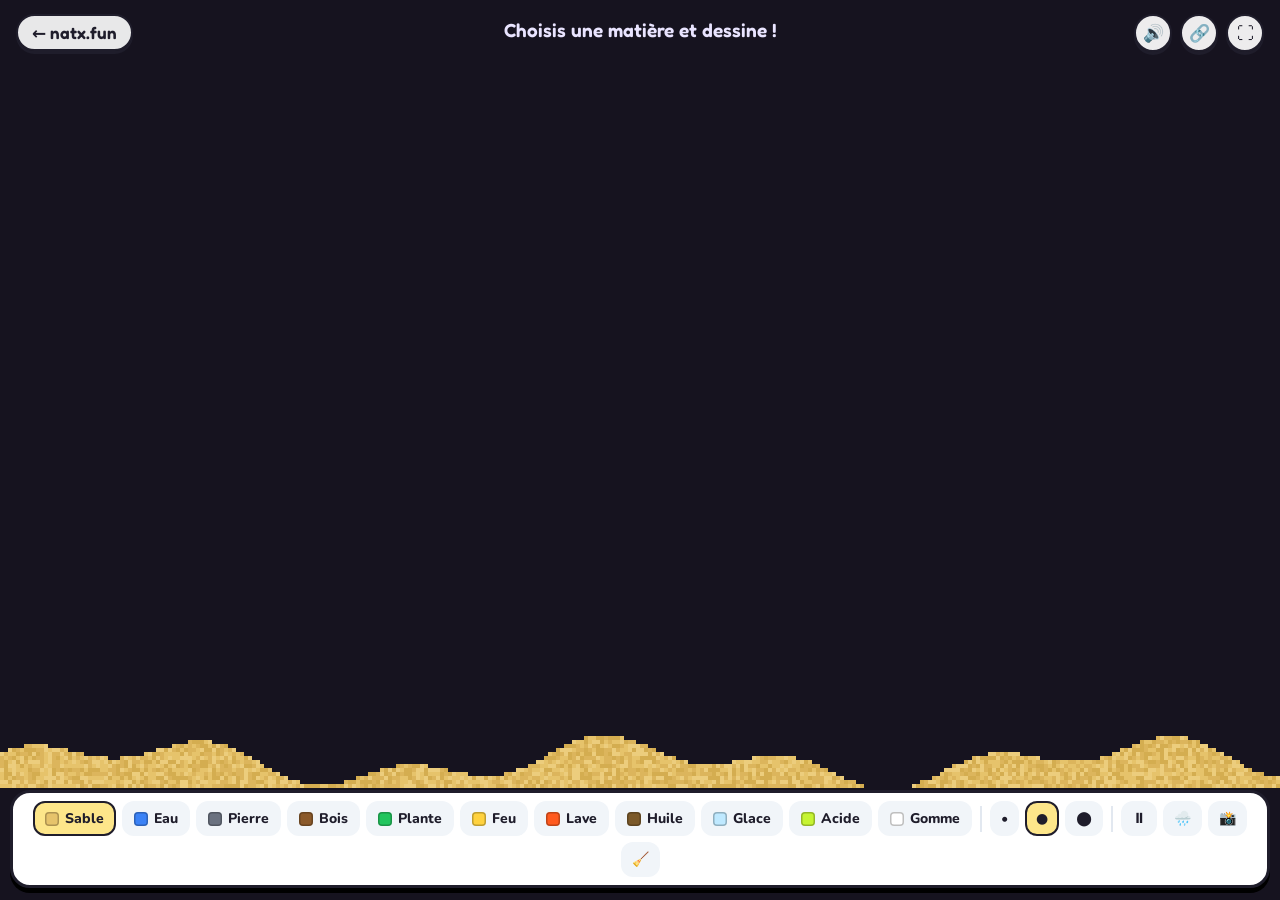
<file: sable.html>
<!doctype html>
<html lang="fr">
<head>
<meta charset="utf-8">
<meta name="viewport" content="width=device-width, initial-scale=1">
<title>La Boîte à Sable · natx.fun</title>
<link rel="icon" href="data:image/svg+xml,<svg xmlns='http://www.w3.org/2000/svg' viewBox='0 0 100 100'><text y='.9em' font-size='90'>🏜️</text></svg>">
<link rel="stylesheet" href="commun.css?v=2">
<link rel="manifest" href="manifest.webmanifest">
<link rel="apple-touch-icon" href="icone-192.png">
<meta name="theme-color" content="#fbf7f0">
<script src="commun.js?v=2"></script>
<style>
  html, body { height: 100%; overflow: hidden; }
  body { background: #16131f; color: #fff; touch-action: none; user-select: none; }
  canvas { position: fixed; top: 0; left: 0; image-rendering: pixelated; cursor: crosshair; }
  .astuce {
    position: fixed; top: 18px; left: 0; right: 0; margin: 0; padding: 0 170px; text-align: center; pointer-events: none;
    font-family: var(--titre); font-weight: 600; font-size: clamp(14px, 2.4vw, 19px); color: #e9e4ff; transition: opacity .4s;
  }
  .barre {
    position: fixed; left: 50%; bottom: 12px; transform: translateX(-50%); width: max-content; max-width: calc(100% - 20px);
    display: flex; flex-wrap: wrap; gap: 6px; justify-content: center; align-items: center;
    background: #fff; color: var(--encre); border: 3px solid var(--encre); border-radius: 20px; box-shadow: 0 5px 0 #000; padding: 8px 10px;
  }
  .matiere {
    display: flex; align-items: center; gap: 6px; border: 2px solid transparent; background: #f1f5f9; border-radius: 12px;
    padding: 6px 10px; font-weight: 800; font-size: 14px; cursor: pointer; color: var(--encre);
  }
  .matiere i { width: 14px; height: 14px; border-radius: 4px; background: var(--c); box-shadow: inset 0 0 0 1.5px rgba(0, 0, 0, .25); }
  .matiere.actif { border-color: var(--encre); background: #fde68a; }
  .sep { width: 2px; height: 26px; background: #e2e8f0; margin: 0 2px; }
  .outil { border: 2px solid transparent; background: #f1f5f9; border-radius: 12px; padding: 6px 9px; font-weight: 800; font-size: 14px; cursor: pointer; color: var(--encre); }
  .outil.actif { border-color: var(--encre); background: #fde68a; }
  @media (max-width: 640px) { .astuce { padding: 0 16px; top: 62px; } .matiere { padding: 5px 7px; font-size: 13px; } }
</style>
</head>
<body>

<a class="retour" href="index.html">← natx.fun</a>
<canvas id="toile"></canvas>
<p class="astuce" id="astuce">Choisis une matière et dessine !</p>
<nav class="barre" id="barre">
  <span id="matieres" style="display:contents"></span>
  <span class="sep"></span>
  <button class="outil" data-r="2" title="Petit pinceau">•</button>
  <button class="outil actif" data-r="4" title="Pinceau moyen">●</button>
  <button class="outil" data-r="8" title="Gros pinceau">⬤</button>
  <span class="sep"></span>
  <button class="outil" id="pause" title="Pause (Espace)">⏸</button>
  <button class="outil" id="pluie" title="Pluie">🌧️</button>
  <button class="outil" id="photo" title="Enregistrer l'image">📸</button>
  <button class="outil" id="vider" title="Tout effacer">🧹</button>
</nav>

<script>
const VIDE = 0, SABLE = 1, EAU = 2, PIERRE = 3, FEU = 4, BOIS = 5, PLANTE = 6, LAVE = 7, VAPEUR = 8, HUILE = 9, FUMEE = 10, BRAISE = 11, GLACE = 12, ACIDE = 13, GOMME = 99;
const COULEURS = {
  [SABLE]: ['#e6c36b', '#dcb55c', '#eccd7d', '#d4ad50'],
  [EAU]: ['#3b82f6', '#3a7ef0', '#4189f8', '#3578e8'],
  [PIERRE]: ['#6b7280', '#646a76', '#737a87', '#5d636e'],
  [FEU]: ['#ffd23f', '#ff9f1c', '#ff6b1a', '#ffe27a'],
  [BOIS]: ['#8b5a2b', '#7f5227', '#966232', '#835428'],
  [PLANTE]: ['#22c55e', '#1fb556', '#29d166', '#16a34a'],
  [LAVE]: ['#ff5a1f', '#f04a12', '#ff7a2e', '#e53d0a'],
  [VAPEUR]: ['#c7d2fe', '#dbe3ff', '#b9c6fb', '#e0e7ff'],
  [HUILE]: ['#7c5a2a', '#6e4f24', '#87642f', '#5f441f'],
  [FUMEE]: ['#3f3f4a', '#474752', '#383842', '#50505c'],
  [BRAISE]: ['#ff7b00', '#e05a00', '#ffa31a', '#c94a00'],
  [GLACE]: ['#bfe9ff', '#a8dcf5', '#d4f1ff', '#9fd3ee'],
  [ACIDE]: ['#c6f432', '#b5e61d', '#d4fa5a', '#a3d90f'],
};
const PALETTE = [[SABLE, 'Sable'], [EAU, 'Eau'], [PIERRE, 'Pierre'], [BOIS, 'Bois'], [PLANTE, 'Plante'], [FEU, 'Feu'], [LAVE, 'Lave'], [HUILE, 'Huile'], [GLACE, 'Glace'], [ACIDE, 'Acide'], [GOMME, 'Gomme']];
const ASTUCES = [
  "Le feu brûle le bois, les plantes et l'huile.",
  "Les plantes poussent quand elles touchent de l'eau.",
  "Lave + eau = pierre (et beaucoup de vapeur).",
  "La vapeur monte… et retombe parfois en pluie.",
  "L'huile flotte sur l'eau… et brûle très bien.",
  "Le sable coule au fond de l'eau.",
  "Construis un barrage en pierre et remplis-le d'eau !",
  "La glace gèle l'eau autour d'elle… et fond près du feu.",
  "L'acide ronge presque tout. Même la pierre, tout doucement.",
  "Touches 1 à 0 pour choisir une matière, clic droit pour gommer.",
];
// Densité : un élément lourd passe sous un élément plus léger. 255 = ne bouge jamais.
const DENS = new Uint8Array(16);
DENS[VAPEUR] = DENS[FUMEE] = DENS[FEU] = 1; DENS[HUILE] = 5; DENS[EAU] = 6; DENS[ACIDE] = 7; DENS[LAVE] = 8; DENS[SABLE] = 9;
DENS[PIERRE] = DENS[BOIS] = DENS[PLANTE] = DENS[BRAISE] = DENS[GLACE] = 255;
const DX = [1, -1, 0, 0], DY = [0, 0, 1, -1];
const TAILLE = innerWidth < 640 ? 3 : 4;

function abgr(hex) {
  const n = parseInt(hex.slice(1), 16);
  return ((255 << 24) | ((n & 255) << 16) | (((n >> 8) & 255) << 8) | (n >> 16)) >>> 0;
}
const FOND = abgr('#16131f');
const PAL = new Uint32Array(16 * 4);
for (const [m, liste] of Object.entries(COULEURS)) liste.forEach((c, k) => PAL[m * 4 + k] = abgr(c));

const toile = document.getElementById('toile');
const ctx = toile.getContext('2d');
const hors = document.createElement('canvas');
const hctx = hors.getContext('2d');
let L = 0, H = 0, t, v, vie, maj, img, px, tour = 1, pause = false;
const R = Math.random;

function redimensionner() {
  const nL = Math.floor(innerWidth / TAILLE);
  const nH = Math.floor((document.getElementById('barre').getBoundingClientRect().top - 8) / TAILLE);
  const ancien = t, aL = L, aH = H;
  L = nL; H = nH;
  t = new Uint8Array(L * H); v = new Uint8Array(L * H); vie = new Uint8Array(L * H); maj = new Uint8Array(L * H);
  // On garde ce qui était déjà dessiné (collé en bas)
  if (ancien) {
    const dy = H - aH;
    for (let y = 0; y < aH; y++) for (let x = 0; x < Math.min(aL, L); x++) {
      const ny = y + dy;
      if (ny >= 0 && ny < H) { t[x + ny * L] = ancien[x + y * aL]; v[x + ny * L] = R() * 4 | 0; vie[x + ny * L] = 100; }
    }
  }
  toile.width = L * TAILLE; toile.height = H * TAILLE;
  toile.style.width = L * TAILLE + 'px'; toile.style.height = H * TAILLE + 'px';
  hors.width = L; hors.height = H;
  img = hctx.createImageData(L, H);
  px = new Uint32Array(img.data.buffer);
}

function type(x, y) { return x < 0 || x >= L || y < 0 || y >= H ? PIERRE : t[x + y * L]; }
function peutAller(m, x, y) { return DENS[type(x, y)] < DENS[m]; }

function deplacer(i, j) {
  const a = t[j], b = v[j], c = vie[j];
  t[j] = t[i]; v[j] = v[i]; vie[j] = vie[i];
  t[i] = a; v[i] = b; vie[i] = c;
  maj[i] = maj[j] = tour;
}

function poser(i, m, duree) { t[i] = m; v[i] = R() * 4 | 0; vie[i] = duree; maj[i] = tour; }

function poudre(x, y, i, m) {
  if (peutAller(m, x, y + 1)) return deplacer(i, i + L);
  const d = R() < .5 ? -1 : 1;
  if (peutAller(m, x + d, y + 1)) return deplacer(i, i + d + L);
  if (peutAller(m, x - d, y + 1)) return deplacer(i, i - d + L);
}

function liquide(x, y, i, m, etalement) {
  if (peutAller(m, x, y + 1)) return deplacer(i, i + L);
  const d = R() < .5 ? -1 : 1;
  if (peutAller(m, x + d, y + 1)) return deplacer(i, i + d + L);
  if (peutAller(m, x - d, y + 1)) return deplacer(i, i - d + L);
  for (const s of [d, -d]) {
    let nx = x;
    for (let k = 1; k <= etalement && peutAller(m, x + s * k, y); k++) nx = x + s * k;
    if (nx !== x) return deplacer(i, nx + y * L);
  }
}

function gaz(x, y, i, m) {
  if (--vie[i] === 0) { t[i] = m === VAPEUR && R() < .3 ? EAU : VIDE; return; }
  if (R() < .25) return;
  const d = (R() * 3 | 0) - 1, c = type(x + d, y - 1);
  if (c === VIDE || c === EAU || c === HUILE) return deplacer(i, i + d - L);
  const s = R() < .5 ? -1 : 1;
  if (type(x + s, y) === VIDE) deplacer(i, i + s);
}

function feu(x, y, i) {
  for (let k = 0; k < 4; k++) {
    const nx = x + DX[k], ny = y + DY[k];
    if (nx < 0 || nx >= L || ny < 0 || ny >= H) continue;
    const n = nx + ny * L, c = t[n];
    if (c === EAU) { poser(i, VAPEUR, 100 + R() * 100); if (R() < .3) poser(n, VAPEUR, 100 + R() * 100); return; }
    if (c === BOIS && R() < .12) poser(n, BRAISE, 120 + R() * 120);
    else if ((c === PLANTE && R() < .15) || (c === HUILE && R() < .3)) poser(n, FEU, 20 + R() * 40);
  }
  if (--vie[i] === 0) { if (R() < .3) poser(i, FUMEE, 30 + R() * 50); else t[i] = VIDE; return; }
  const d = (R() * 3 | 0) - 1;
  if (R() < .45 && type(x + d, y - 1) === VIDE) deplacer(i, i + d - L);
}

// Le bois qui brûle reste en place, crache des flammes, puis disparaît
function braise(x, y, i) {
  for (let k = 0; k < 4; k++) {
    const nx = x + DX[k], ny = y + DY[k];
    if (nx < 0 || nx >= L || ny < 0 || ny >= H) continue;
    const n = nx + ny * L, c = t[n];
    if (c === EAU) { poser(i, BOIS, 0); poser(n, VAPEUR, 100 + R() * 100); return; }
    if (c === BOIS && R() < .03) poser(n, BRAISE, 120 + R() * 120);
    else if ((c === PLANTE || c === HUILE) && R() < .2) poser(n, FEU, 20 + R() * 40);
  }
  if (y > 0 && t[i - L] === VIDE && R() < .25) poser(i - L, FEU, 10 + R() * 25);
  if (--vie[i] === 0) { if (R() < .5) poser(i, FUMEE, 40); else t[i] = VIDE; }
}

function lave(x, y, i) {
  for (let k = 0; k < 4; k++) {
    const nx = x + DX[k], ny = y + DY[k];
    if (nx < 0 || nx >= L || ny < 0 || ny >= H) continue;
    const n = nx + ny * L, c = t[n];
    if (c === EAU) { poser(i, PIERRE, 0); poser(n, VAPEUR, 120 + R() * 100); return; }
    if (c === BOIS && R() < .1) poser(n, BRAISE, 120 + R() * 120);
    else if ((c === PLANTE || c === HUILE) && R() < .2) poser(n, FEU, 20 + R() * 40);
  }
  if (y > 0 && t[i - L] === VIDE && R() < .004) poser(i - L, FEU, 10 + R() * 20);
  if (R() < .5) liquide(x, y, i, LAVE, 1);
}

function plante(x, y, i) {
  if (R() > .05) return;
  const k = R() * 4 | 0, nx = x + DX[k], ny = y + DY[k];
  if (nx < 0 || nx >= L || ny < 0 || ny >= H) return;
  const n = nx + ny * L;
  if (t[n] === EAU) poser(n, PLANTE, 0);
}

function etape() {
  tour = tour % 255 + 1;
  for (let y = H - 1; y >= 0; y--) {
    const sens = R() < .5;
    for (let k = 0; k < L; k++) {
      const x = sens ? k : L - 1 - k, i = x + y * L, m = t[i];
      if (m === VIDE || m === PIERRE || m === BOIS || maj[i] === tour) continue;
      switch (m) {
        case SABLE: poudre(x, y, i, m); break;
        case EAU: liquide(x, y, i, m, 4); break;
        case HUILE: liquide(x, y, i, m, 3); break;
        case LAVE: lave(x, y, i); break;
        case FEU: feu(x, y, i); break;
        case BRAISE: braise(x, y, i); break;
        case PLANTE: plante(x, y, i); break;
        case VAPEUR: case FUMEE: gaz(x, y, i, m); break;
        case GLACE: glace(x, y, i); break;
        case ACIDE: acide(x, y, i); break;
      }
    }
  }
}

// La glace gèle doucement l'eau qu'elle touche, et fond près de la chaleur
function glace(x, y, i) {
  if (R() > .3) return;
  const k = R() * 4 | 0, nx = x + DX[k], ny = y + DY[k];
  if (nx < 0 || nx >= L || ny < 0 || ny >= H) return;
  const n = nx + ny * L, c = t[n];
  if (c === EAU && R() < .1) poser(n, GLACE, 0);
  else if (c === FEU || c === LAVE || c === BRAISE) poser(i, EAU, 0);
}

// L'acide ronge ce qu'il touche (et s'use en le faisant) ; l'eau le dilue
function acide(x, y, i) {
  const k = R() * 4 | 0, nx = x + DX[k], ny = y + DY[k];
  if (nx >= 0 && nx < L && ny >= 0 && ny < H) {
    const n = nx + ny * L, c = t[n];
    if (c === EAU) { if (R() < .02) poser(i, EAU, 0); }
    else if (c !== VIDE && c !== ACIDE && c !== FUMEE && c !== VAPEUR && c !== FEU && (c !== PIERRE || R() < .05) && R() < .2) {
      if (R() < .3) poser(n, FUMEE, 30); else t[n] = VIDE;
      if (R() < .25) { t[i] = VIDE; return; }
    }
  }
  liquide(x, y, i, ACIDE, 2);
}

function rendre() {
  for (let i = 0; i < t.length; i++) {
    const m = t[i];
    if (m === VIDE) { px[i] = FOND; continue; }
    const s = m === FEU || m === BRAISE ? R() * 4 | 0 : v[i];
    px[i] = PAL[m * 4 + s];
  }
  hctx.putImageData(img, 0, 0);
  ctx.imageSmoothingEnabled = false;
  ctx.drawImage(hors, 0, 0, toile.width, toile.height);
}

/* ---------- Pinceau ---------- */
let matiere = SABLE, rayon = 4, appui = false, cx = 0, cy = 0, gommeClicDroit = false, pluie = false;
function peindre(x0, y0) {
  const m = gommeClicDroit ? GOMME : matiere;
  for (let dy = -rayon; dy <= rayon; dy++) for (let dx = -rayon; dx <= rayon; dx++) {
    if (dx * dx + dy * dy > rayon * rayon) continue;
    const x = x0 + dx, y = y0 + dy;
    if (x < 0 || x >= L || y < 0 || y >= H) continue;
    const i = x + y * L;
    if (m === GOMME) { t[i] = VIDE; continue; }
    if (t[i] !== VIDE) continue;
    const solide = m === PIERRE || m === BOIS || m === PLANTE || m === GLACE;
    if (!solide && R() > .45) continue;
    poser(i, m, m === FEU ? 30 + R() * 50 : 0);
  }
}
function cellule(e) {
  const r = toile.getBoundingClientRect();
  return [Math.floor((e.clientX - r.left) / TAILLE), Math.floor((e.clientY - r.top) / TAILLE)];
}
toile.addEventListener('contextmenu', e => e.preventDefault());
toile.addEventListener('pointerdown', e => {
  appui = true;
  gommeClicDroit = e.button === 2;
  [cx, cy] = cellule(e);
  peindre(cx, cy);
  toile.setPointerCapture(e.pointerId);
});
toile.addEventListener('pointermove', e => {
  if (!appui) return;
  const [nx, ny] = cellule(e);
  // On trace une ligne entre l'ancienne et la nouvelle position pour ne pas laisser de trous
  const pas = Math.max(1, Math.ceil(Math.hypot(nx - cx, ny - cy) / Math.max(1, rayon / 2)));
  for (let k = 1; k <= pas; k++) peindre(Math.round(cx + (nx - cx) * k / pas), Math.round(cy + (ny - cy) * k / pas));
  cx = nx; cy = ny;
});
addEventListener('pointerup', () => appui = false);
addEventListener('pointercancel', () => appui = false);

const conteneur = document.getElementById('matieres');
PALETTE.forEach(([m, nom]) => {
  const b = document.createElement('button');
  b.className = 'matiere' + (m === matiere ? ' actif' : '');
  b.innerHTML = `<i style="--c:${m === GOMME ? '#ffffff' : COULEURS[m][0]}"></i>${nom}`;
  b.addEventListener('click', () => {
    matiere = m;
    conteneur.querySelectorAll('.matiere').forEach(x => x.classList.toggle('actif', x === b));
  });
  conteneur.appendChild(b);
});
document.querySelectorAll('.outil[data-r]').forEach(b => b.addEventListener('click', () => {
  rayon = +b.dataset.r;
  document.querySelectorAll('.outil[data-r]').forEach(x => x.classList.toggle('actif', x === b));
}));
document.getElementById('pause').addEventListener('click', e => {
  pause = !pause;
  e.currentTarget.textContent = pause ? '▶' : '⏸';
  e.currentTarget.classList.toggle('actif', pause);
});
document.getElementById('vider').addEventListener('click', () => t.fill(VIDE));
document.getElementById('pluie').addEventListener('click', e => {
  pluie = !pluie;
  e.currentTarget.classList.toggle('actif', pluie);
});
document.getElementById('photo').addEventListener('click', () => {
  toile.toBlob(blob => {
    const a = document.createElement('a');
    a.href = URL.createObjectURL(blob);
    a.download = 'boite-a-sable.png';
    a.click();
    setTimeout(() => URL.revokeObjectURL(a.href), 2000);
    natx.son('bon');
    natx.toast('📸 Image enregistrée !');
  });
});

// Raccourcis : 1 à 0 = matières, Espace = pause
addEventListener('keydown', e => {
  if (e.code === 'Space') { e.preventDefault(); document.getElementById('pause').click(); return; }
  const n = '1234567890'.indexOf(e.key);
  if (n >= 0 && n < PALETTE.length) conteneur.children[n].click();
});

let astuce = 0;
setInterval(() => {
  const el = document.getElementById('astuce');
  el.style.opacity = 0;
  setTimeout(() => { el.textContent = '💡 ' + ASTUCES[astuce++ % ASTUCES.length]; el.style.opacity = 1; }, 400);
}, 7000);

addEventListener('resize', redimensionner);
redimensionner();
// Petit paysage de départ : des dunes de sable
for (let x = 0; x < L; x++) {
  const h = Math.floor(7 + 4 * Math.sin(x * .05) + 3 * Math.sin(x * .13 + 1));
  for (let y = H - h; y < H; y++) poser(x + y * L, SABLE, 0);
}

function boucle() {
  if (appui) peindre(cx, cy);
  if (pluie && !pause) {
    for (let k = 0; k < L / 40; k++) {
      const x = R() * L | 0;
      if (t[x] === VIDE) poser(x, EAU, 0);
    }
  }
  if (!pause) etape();
  rendre();
  requestAnimationFrame(boucle);
}
requestAnimationFrame(boucle);
</script>
</body>
</html>
</file>
<file: commun.css>
@import url('https://fonts.googleapis.com/css2?family=Fredoka:wght@500;600;700&family=Nunito:wght@400;600;700;800&display=swap');

/* Style partagé par toutes les pages de natx.fun */
:root {
  --fond: #fbf7f0;
  --encre: #1f1d2b;
  --gris: #6b6878;
  --carte: #ffffff;
  --titre: 'Fredoka', system-ui, sans-serif;
  --texte: 'Nunito', system-ui, sans-serif;
}

* { box-sizing: border-box; }
html, body { margin: 0; }
body {
  background-color: var(--fond);
  background-image: radial-gradient(rgba(31, 29, 43, .08) 1.2px, transparent 1.3px);
  background-size: 22px 22px;
  color: var(--encre);
  font-family: var(--texte);
  -webkit-font-smoothing: antialiased;
}
a { color: inherit; }
button { font: inherit; }
button, a, input, select, canvas { touch-action: manipulation; -webkit-tap-highlight-color: transparent; }
input, select { accent-color: #ff5a36; }
::selection { background: #ffd23f; color: var(--encre); }
:focus-visible { outline: 3px solid #ff5a36; outline-offset: 3px; }
@media (prefers-reduced-motion: reduce) {
  *, *::before, *::after { animation-duration: .01ms !important; animation-iteration-count: 1 !important; transition-duration: .01ms !important; }
}

/* Petits boutons ronds (son, partage, plein écran) en haut à droite des jeux */
.natx-outils { position: fixed; top: 14px; right: 16px; z-index: 1000; display: flex; gap: 8px; }
.natx-outils button {
  width: 38px; height: 38px; border-radius: 50%; padding: 0; display: grid; place-items: center;
  border: 2px solid var(--encre); background: rgba(255, 255, 255, .92); color: var(--encre);
  box-shadow: 0 3px 0 var(--encre); font-size: 17px; cursor: pointer; transition: transform .1s;
}
.natx-outils button:hover { transform: translateY(-1px); }
.natx-outils button:active { transform: translateY(2px); box-shadow: 0 1px 0 var(--encre); }

/* Notification commune à toutes les pages */
.natx-toast {
  position: fixed; left: 50%; top: 64px; transform: translate(-50%, -260%); z-index: 3000;
  background: var(--encre); color: #fff; font-family: var(--texte); font-weight: 800; font-size: 16px;
  padding: 10px 18px; border-radius: 14px; box-shadow: 0 6px 20px rgba(0, 0, 0, .25);
  max-width: calc(100% - 32px); text-align: center; pointer-events: none;
  transition: transform .35s cubic-bezier(.3, 1.4, .5, 1);
}
.natx-toast.visible { transform: translate(-50%, 0); }
.natx-confetti { position: fixed; top: -20px; width: 10px; height: 14px; z-index: 2900; pointer-events: none; animation: natx-tombe linear forwards; }
@keyframes natx-tombe { to { transform: translateY(110vh) rotate(720deg); } }

/* Petit lien « retour à l'accueil » en haut à gauche de chaque jeu */
.retour {
  position: fixed;
  top: 14px;
  left: 16px;
  z-index: 1000;
  font-family: var(--titre);
  font-weight: 600;
  font-size: 17px;
  text-decoration: none;
  color: var(--encre);
  background: rgba(255, 255, 255, .9);
  padding: 6px 14px;
  border-radius: 999px;
  border: 2px solid var(--encre);
  box-shadow: 0 3px 0 var(--encre);
  transition: transform .1s;
}
.retour:hover { transform: translateY(-1px); }

/* Gros bouton bien épais */
.btn {
  font-family: var(--titre);
  font-weight: 600;
  font-size: 18px;
  padding: 10px 20px;
  border-radius: 14px;
  border: 3px solid var(--encre);
  background: #fff;
  color: var(--encre);
  cursor: pointer;
  box-shadow: 0 4px 0 var(--encre);
  transition: transform .08s, box-shadow .08s;
  user-select: none;
}
.btn:hover { transform: translateY(-1px); box-shadow: 0 5px 0 var(--encre); }
.btn:active { transform: translateY(3px); box-shadow: 0 1px 0 var(--encre); }
.btn:disabled { opacity: .5; cursor: default; transform: none; box-shadow: 0 4px 0 var(--encre); }

/* ---------- Téléphones et tablettes ---------- */
canvas { -webkit-touch-callout: none; -webkit-user-select: none; user-select: none; }
@media (max-width: 640px), (max-height: 500px) {
  /* Les barres d'outils des jeux tiennent sur une seule ligne qu'on fait glisser avec le doigt */
  .barre {
    flex-wrap: nowrap !important; justify-content: flex-start !important; overflow-x: auto;
    max-width: calc(100% - 16px) !important; padding: 8px !important; bottom: 10px !important;
    scrollbar-width: none; touch-action: pan-x; overscroll-behavior: contain;
  }
  .barre::-webkit-scrollbar { display: none; }
  .barre button, .barre .sep, .barre .packs { flex-shrink: 0; }
  .barre .packs { flex-wrap: nowrap !important; }
  .natx-outils { gap: 6px; right: 10px; }
  .natx-outils button { width: 34px; height: 34px; font-size: 15px; }
  .retour { left: 10px; font-size: 15px; padding: 5px 12px; }
}
/* Sur un écran tactile, un bouton ne doit pas rester « soulevé » après l'avoir touché */
@media (hover: none) {
  .btn:hover { transform: none; box-shadow: 0 4px 0 var(--encre); }
  .natx-outils button:hover, .retour:hover { transform: none; }
}
</file>
